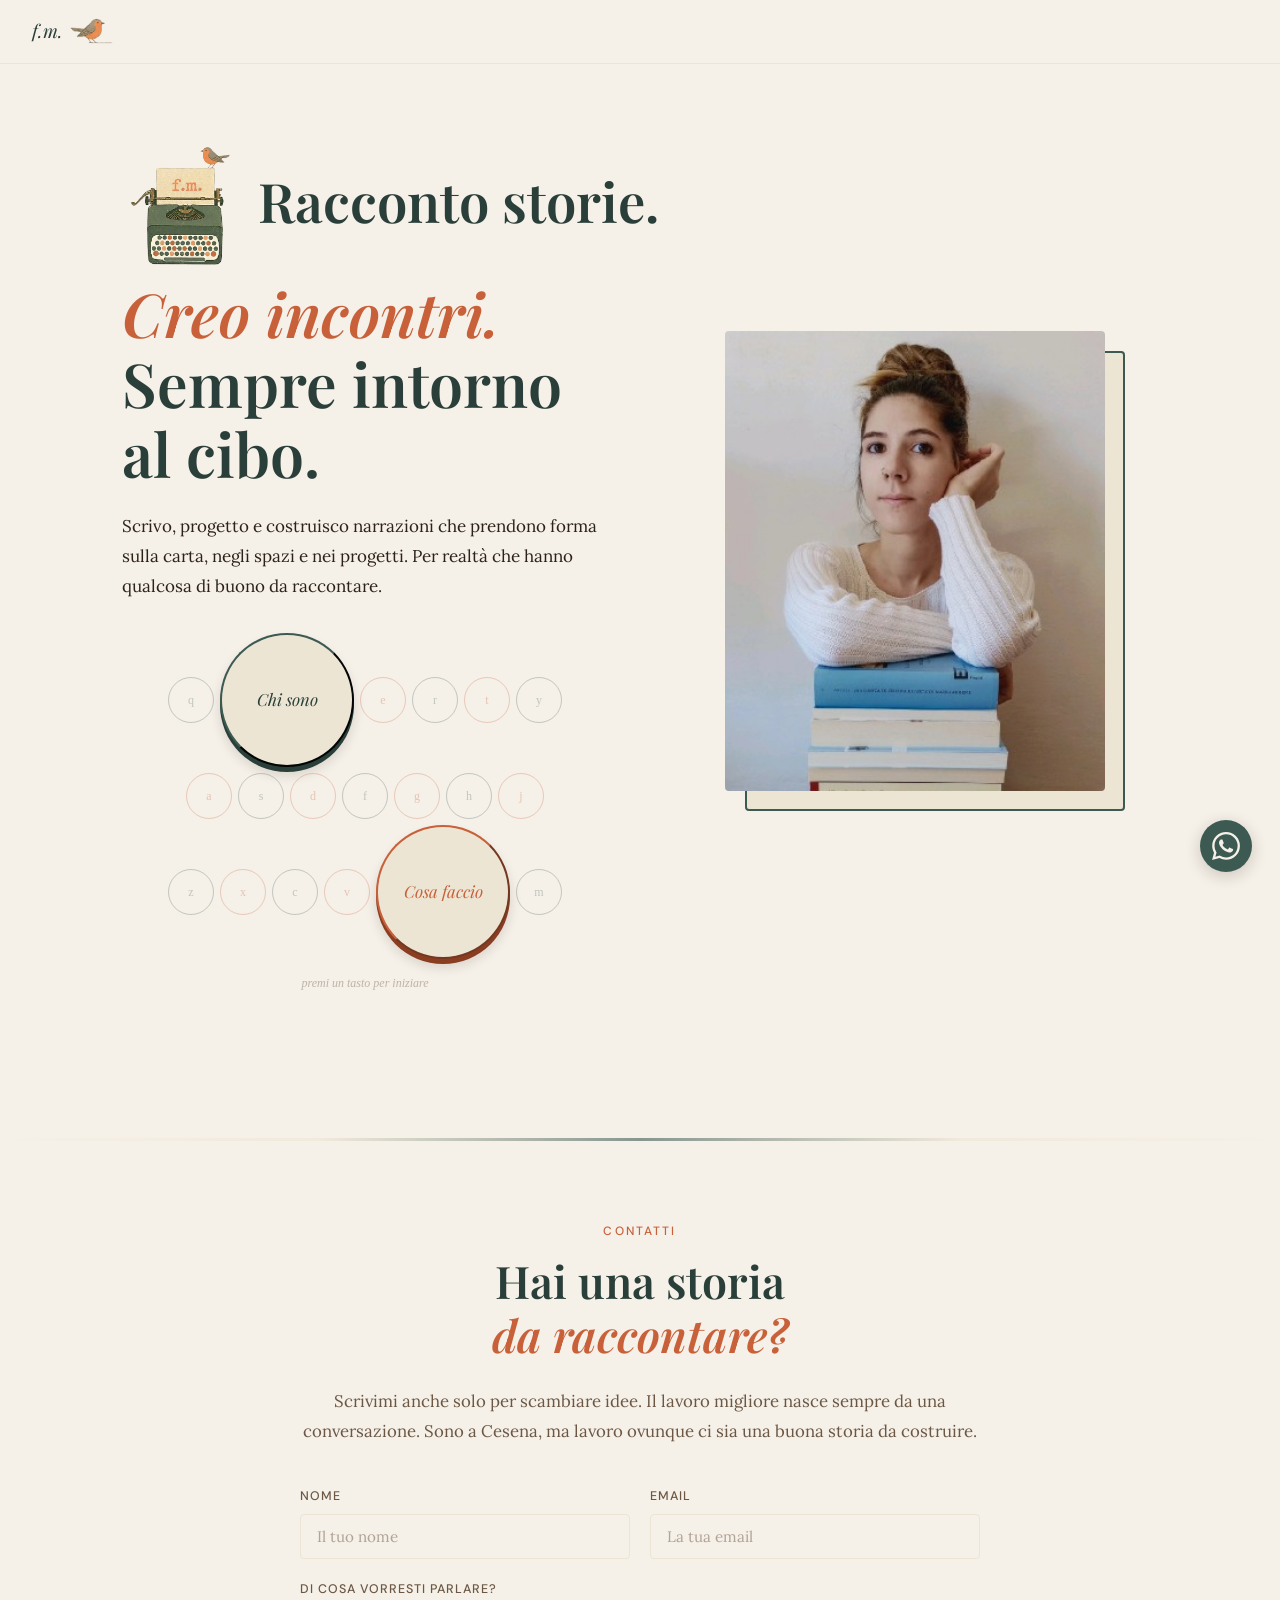
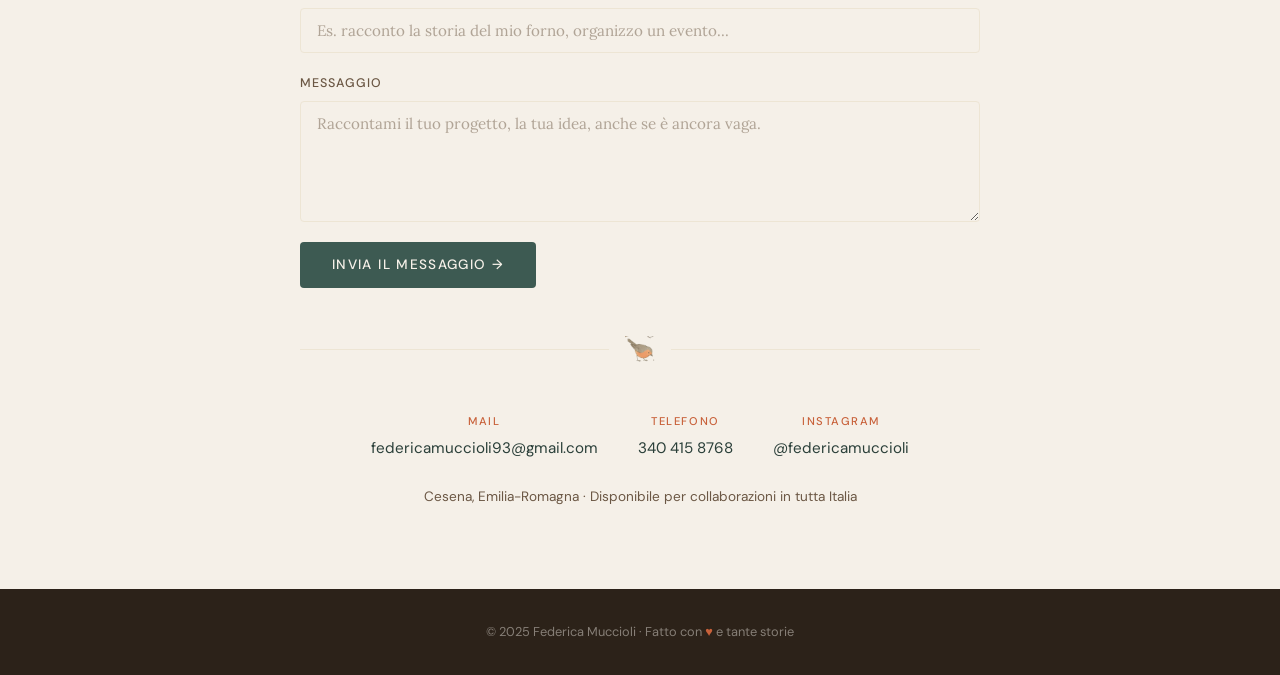
<file: index.html>
<!DOCTYPE html>
<html lang="it">
<head>
  <meta charset="UTF-8">
  <meta name="viewport" content="width=device-width, initial-scale=1.0">
  <meta name="description" content="Federica Muccioli — Scrivo, progetto e costruisco narrazioni intorno al mondo agroalimentare. Scrittura, storytelling, eventi culturali, fotografia.">
  <meta name="keywords" content="cultura agroalimentare, storytelling, eventi culturali, scrittura, food storytelling, Cesena, Emilia-Romagna">
  <meta name="robots" content="noindex, nofollow">
  <meta property="og:title" content="Federica Muccioli — Racconto storie. Creo incontri. Sempre intorno al cibo.">
  <meta property="og:description" content="Scrivo, progetto e costruisco narrazioni intorno al mondo agroalimentare.">
  <meta property="og:type" content="website">
  <meta property="og:url" content="https://www.federicamuccioli.it">
  <title>Federica Muccioli — Racconto storie. Creo incontri. Sempre intorno al cibo.</title>
  <link rel="preconnect" href="https://fonts.googleapis.com">
  <link rel="preconnect" href="https://fonts.gstatic.com" crossorigin>
  <link href="https://fonts.googleapis.com/css2?family=Playfair+Display:ital,wght@0,400;0,600;1,400&family=Lora:ital,wght@0,400;1,400&family=DM+Sans:wght@300;400;500&display=swap" rel="stylesheet">
  <link rel="stylesheet" href="css/style.css">
</head>
<body data-area="chi-sono">

  <!-- =============================================
       NAVBAR — navigazione fissa in alto
       - Logo a sinistra
       - Toggle fisso al centro
       - Link area + Contatti a destra
       - Mobile: toggle sempre visibile + hamburger
       ============================================= -->
  <nav id="navbar">

    <!-- SINISTRA: logo -->
    <a href="#hero" class="nav-logo">
      <span class="nav-fm">f.m.</span>
      <img src="img/uccellino_posato_dx.png" alt="" class="nav-uccellino" aria-hidden="true">
    </a>

    <!-- CENTRO: toggle — nascosto all'apertura, appare dopo selezione -->
    <div class="nav-toggle" id="nav-toggle" style="display:none">
      <button class="nav-toggle-btn attivo" data-area="chi-sono" id="nav-toggle-cs">Chi sono</button>
      <span class="nav-toggle-sep">·</span>
      <button class="nav-toggle-btn" data-area="cosa-posso-fare" id="nav-toggle-cpf">Cosa faccio</button>
    </div>

    <!-- DESTRA: link — nascosti all'apertura -->
    <ul class="nav-links" id="nav-links" style="display:none">
      <li class="nav-item-chi-sono"><a href="#chi-sono">Chi sono</a></li>
      <li class="nav-item-chi-sono"><a href="#portfolio">Progetti</a></li>
      <li class="nav-item-chi-sono"><a href="#carta-da-forno">Carta da Forno</a></li>
      <li class="nav-item-cosa-posso-fare" style="display:none"><a href="#servizi">Servizi</a></li>
      <li class="nav-item-cosa-posso-fare" style="display:none"><a href="#scenari">La tua realtà</a></li>
      <li class="nav-item-cosa-posso-fare" style="display:none"><a href="#eventi">Un evento per te</a></li>
      <!-- Contatti — sempre visibile quando i link sono aperti -->
      <li class="nav-item-sempre"><a href="#contatti">Contatti</a></li>
    </ul>

    <!-- MOBILE: hamburger standalone — toggle mini rimosso -->
    <button class="nav-hamburger" id="hamburger" aria-label="Apri menu">
      <span></span><span></span><span></span>
    </button>

  </nav>

  <!-- Menu mobile espanso — mostra entrambe le aree -->
  <div class="nav-mobile-menu" id="nav-mobile-menu">
    <div class="nav-mobile-gruppo">
      <span class="nav-mobile-gruppo-titolo">Chi sono</span>
      <a href="#chi-sono" class="nav-mobile-link" data-area-link="chi-sono">Chi sono</a>
      <a href="#portfolio" class="nav-mobile-link" data-area-link="chi-sono">Progetti</a>
      <a href="#carta-da-forno" class="nav-mobile-link" data-area-link="chi-sono">Carta da Forno</a>
    </div>
    <div class="nav-mobile-divisore"></div>
    <div class="nav-mobile-gruppo">
      <span class="nav-mobile-gruppo-titolo">Cosa faccio</span>
      <a href="#servizi" class="nav-mobile-link" data-area-link="cosa-posso-fare">Servizi</a>
      <a href="#scenari" class="nav-mobile-link" data-area-link="cosa-posso-fare">La tua realtà</a>
      <a href="#eventi" class="nav-mobile-link" data-area-link="cosa-posso-fare">Un evento per te</a>
    </div>
    <div class="nav-mobile-divisore"></div>
    <a href="#contatti" class="nav-mobile-link nav-mobile-link--contatti">Contatti</a>
  </div>

  <!-- =============================================
       HERO — sempre visibile
       ============================================= -->
  <section id="hero">
    <div class="hero">

      <div class="hero-testo fade-in">
        <div class="hero-titolo-wrap">
          <div class="hero-prima-riga">
            <img src="img/logo_transparent.png" alt="Federica Muccioli" class="hero-logo-float">
            <span class="hero-riga-testo">Racconto storie.</span>
          </div>
          <h1 class="hero-h1"><em>Creo incontri.</em><br>Sempre intorno al cibo.</h1>
        </div>
        <p class="hero-desc">Scrivo, progetto e costruisco narrazioni che prendono forma sulla carta, negli spazi e nei progetti. Per realtà che hanno qualcosa di buono da raccontare.</p>

        <!-- Tastiera macchina da scrivere — selettore aree -->
        <div class="tastiera-selettore" id="tasti-selettore">

          <!-- Riga 1: ghost, Chi sono, ghost ghost ghost ghost -->
          <div class="tastiera-riga">
            <div class="tasto-ghost">q</div>
            <button class="tasto-macchina" data-area="chi-sono" id="tasto-chi-sono">
              <span class="tasto-label">Chi sono</span>
            </button>
            <div class="tasto-ghost tc">e</div>
            <div class="tasto-ghost">r</div>
            <div class="tasto-ghost tc">t</div>
            <div class="tasto-ghost">y</div>
          </div>

          <!-- Riga 2: tutti ghost -->
          <div class="tastiera-riga">
            <div class="tasto-ghost tc">a</div>
            <div class="tasto-ghost">s</div>
            <div class="tasto-ghost tc">d</div>
            <div class="tasto-ghost">f</div>
            <div class="tasto-ghost tc">g</div>
            <div class="tasto-ghost">h</div>
            <div class="tasto-ghost tc">j</div>
          </div>

          <!-- Riga 3: ghost ghost ghost ghost, Cosa faccio, ghost -->
          <div class="tastiera-riga">
            <div class="tasto-ghost">z</div>
            <div class="tasto-ghost tc">x</div>
            <div class="tasto-ghost">c</div>
            <div class="tasto-ghost tc">v</div>
            <button class="tasto-macchina" data-area="cosa-posso-fare" id="tasto-cosa-posso-fare">
              <span class="tasto-label">Cosa faccio</span>
            </button>
            <div class="tasto-ghost">m</div>
          </div>

          <p class="tastiera-didascalia">premi un tasto per iniziare</p>

        </div>
      </div>

      <div class="hero-immagine fade-in" style="transition-delay: 0.2s;">
        <div class="hero-foto-wrap">
          <div class="hero-foto-sfondo"></div>
          <div class="hero-foto">
            <img src="img/federica.jpg" alt="Federica Muccioli">
          </div>
        </div>
      </div>

    </div>
  </section>

  <!-- Stacco visivo tra hero e sezioni — bordo + spazio -->
  <div class="hero-stacco"></div>

  <!-- =============================================
       AREA "CHI SONO"
       Visibile di default
       ============================================= -->
  <div id="area-chi-sono" class="area-contenuto" style="display:none">

    <!-- CHI SONO -->
    <section id="chi-sono">
      <div class="contenitore">

        <span class="etichetta-sezione">Chi sono</span>
        <h2 class="titolo-sezione fade-in">Se non è zuppa,<br><em>è pan bagnato</em></h2>

        <div class="chi-sono-grid">

          <div class="chi-sono-testo fade-in">
            <p>Mi occupo di editoria e cultura gastronomica, dando forma a progetti che mettono in relazione cibo, persone e contesti sociali. Scrivo, edito e progetto contenuti. Coordino eventi e costruisco storytelling attorno a realtà, luoghi e iniziative.</p>

            <blockquote>
              <img src="img/uccellino_su_ramo.png" alt="" class="uccellino-blockquote" aria-hidden="true">
              "Per anni ho cercato una direzione univoca, per poi capire che il valore stava proprio nel tenere insieme traiettorie diverse."
            </blockquote>

            <p>Diploma all'Istituto Alberghiero di Forlimpopoli, laurea in Arti Visive a Bologna, Master in Storia e Cultura dell'Alimentazione con Massimo Montanari. Un percorso trasversale che ha trovato il suo senso nell'incontro tra cibo, scrittura e cultura.</p>
          </div>

          <div class="percorso fade-in" style="transition-delay: 0.15s;">
            <div class="percorso-item">
              <span class="percorso-anno">2007</span>
              <div class="percorso-desc">
                <strong>Istituto Alberghiero — Forlimpopoli</strong>
                Diploma con specializzazione in cucina e arte bianca. La scuola di Pellegrino Artusi, dove tutto è cominciato.
              </div>
            </div>
            <div class="percorso-item">
              <span class="percorso-anno">—</span>
              <div class="percorso-desc">
                <strong>Laurea in Arti Visive</strong>
                Università di Bologna. La fotografia come finestra sul mondo e profondità di sguardo.
              </div>
            </div>
            <div class="percorso-item">
              <span class="percorso-anno">2023</span>
              <div class="percorso-desc">
                <strong>Master in Storia e Cultura dell'Alimentazione</strong>
                Università di Bologna, avviato da Massimo Montanari. Tirocinio con Dispensa Magazine.
              </div>
            </div>
            <div class="percorso-item">
              <span class="percorso-anno">2023</span>
              <div class="percorso-desc">
                <strong>Demetra Forno di Paese</strong>
                Rubrica Semenza e organizzazione di eventi culturali: presentazioni di libri, cinema, poesia.
              </div>
            </div>
            <div class="percorso-item">
              <span class="percorso-anno">2023</span>
              <div class="percorso-desc">
                <strong>Co-fondatrice di Carta da Forno</strong>
                Archivio di ricette e storie per corrispondenza — cibo e narrazione autobiografica.
              </div>
            </div>
          </div>

        </div>
      </div>
    </section>

    <!-- PORTFOLIO -->
    <section id="portfolio">
      <div class="contenitore">

        <span class="etichetta-sezione">Progetti</span>
        <div class="titolo-con-uccello">
          <h2 class="titolo-sezione fade-in">Storie che hanno<br><em>già preso forma</em></h2>
          <img src="img/uccellino_in_volo.png" alt="" class="uccellino-titolo-dx" aria-hidden="true">
        </div>

        <div class="portfolio-grid">

          <div class="portfolio-card fade-in">
            <div class="portfolio-img">
              <img src="img/semenza.png" alt="Semenza - La pagina di Demetra">
            </div>
            <div class="portfolio-corpo">
              <span class="portfolio-tag">Scrittura · Editoria</span>
              <h3 class="portfolio-titolo">Semenza — La pagina di Demetra</h3>
              <p class="portfolio-desc">Rubrica mensile su carta per Demetra Forno di Paese. Testi a cura di Federica Muccioli, dal 2023. Oltre 20 numeri pubblicati tra cultura del cibo, donne, territorio.</p>
            </div>
          </div>

          <div class="portfolio-card fade-in" style="transition-delay: 0.1s;">
            <div class="portfolio-img">
              <img src="img/evento_demetra.jpeg" alt="Evento culturale Demetra - Longiano">
            </div>
            <div class="portfolio-corpo">
              <span class="portfolio-tag">Eventi · Cultura</span>
              <h3 class="portfolio-titolo">Eventi culturali — Demetra</h3>
              <p class="portfolio-desc">Ideazione e organizzazione di eventi che usano il pane per attivare tematiche sociali. Presentazioni di libri, cinema, poesia, rassegne.</p>
            </div>
          </div>

          <div class="portfolio-card fade-in" style="transition-delay: 0.2s;">
            <div class="portfolio-img" style="background: var(--verde-scuro); display:flex; flex-direction:column; align-items:center; justify-content:center; gap:0.5rem;">
              <span style="font-family:'Playfair Display',Georgia,serif; font-style:italic; font-size:1.4rem; color:var(--crema); line-height:1.2; text-align:center;">Carta<br>da Forno</span>
              <span style="font-family:'DM Sans',sans-serif; font-size:0.7rem; letter-spacing:0.1em; text-transform:uppercase; color:rgba(245,240,232,0.55);">Archivio · Corrispondenza</span>
            </div>
            <div class="portfolio-corpo">
              <span class="portfolio-tag">Progetto · Co-fondatrice</span>
              <h3 class="portfolio-titolo">Carta da Forno</h3>
              <p class="portfolio-desc">Archivio di ricette e storie per corrispondenza. Ogni ricetta viaggia per posta prima di arrivare online, organizzata per genere letterario.</p>
            </div>
          </div>

        </div>
      </div>
    </section>

    <!-- CARTA DA FORNO -->
    <section id="carta-da-forno">
      <div class="contenitore">

        <div class="cdf-header fade-in">
          <span class="cdf-badge">Co-fondatrice</span>
          <h2 class="titolo-sezione" style="color: var(--crema);">Carta da Forno</h2>
          <p class="cdf-sottotitolo">Uno spazio letterario in cui il cibo è protagonista per mezzo delle parole</p>
        </div>

        <div class="cdf-corpo">

          <div class="cdf-testo fade-in">
            <p>Nel presente che abitiamo, rinunciare alla carta da forno è diventato un gesto nobile. Noi abbiamo scelto di recuperarla in un'altra forma: uno spazio letterario in cui le ricette viaggiano per posta prima di arrivare online. Scrivi una ricetta con la storia che le appartiene, la spedisci. In cambio ne ricevi una.</p>

            <div class="cdf-generi-spiegazione">
              <p>Ogni ricetta nell'archivio è catalogata come fosse un romanzo. Perché ogni piatto, come ogni storia, ha un'anima: c'è la ricetta avventura, quella classica che profuma di famiglia, il giallo che svela l'ingrediente segreto solo alla fine, la poesia che si mangia con gli occhi. Classificare per genere non è un gioco fine a se stesso — è un modo per capire che tipo di storia stai per assaggiare.</p>
            </div>

            <p>Chiunque può partecipare. Basta una penna, un foglio e il desiderio di condividere non solo ingredienti ma qualcosa di più personale — la storia che quel piatto porta con sé.</p>
          </div>

          <div class="cdf-categorie-wrap fade-in">
            <p class="cdf-categorie-titolo">Scopri le ricette per genere</p>
            <div class="cdf-categorie">
              <a href="https://sites.google.com/view/cartadaforno/ricette-dautore/avventura" target="_blank" rel="noopener" class="cdf-categoria">
                <span class="cdf-cat-nome">Avventura</span>
                <span class="cdf-cat-desc">L'emozione di esplorare, l'inaspettato nel piatto</span>
              </a>
              <a href="https://sites.google.com/view/cartadaforno/ricette-dautore/classico" target="_blank" rel="noopener" class="cdf-categoria">
                <span class="cdf-cat-nome">Classico</span>
                <span class="cdf-cat-desc">Storie di famiglia, voci di paese che profumano</span>
              </a>
              <a href="https://sites.google.com/view/cartadaforno/ricette-dautore/contemporaneo" target="_blank" rel="noopener" class="cdf-categoria">
                <span class="cdf-cat-nome">Contemporaneo</span>
                <span class="cdf-cat-desc">Ricette sempre in divenire, mai chiuse</span>
              </a>
              <a href="https://sites.google.com/view/cartadaforno/ricette-dautore/giallo" target="_blank" rel="noopener" class="cdf-categoria">
                <span class="cdf-cat-nome">Giallo</span>
                <span class="cdf-cat-desc">Il colpo di scena è nell'ultimo ingrediente</span>
              </a>
              <a href="https://sites.google.com/view/cartadaforno/ricette-dautore/poesia" target="_blank" rel="noopener" class="cdf-categoria">
                <span class="cdf-cat-nome">Poesia</span>
                <span class="cdf-cat-desc">Cibo e parole che si intrecciano, rime da assaggiare</span>
              </a>
            </div>
            <a href="https://sites.google.com/view/cartadaforno/homepage" target="_blank" rel="noopener" class="btn-cdf">Visita Carta da Forno →</a>
          </div>

        </div>
      </div>
    </section>

  </div><!-- fine area-chi-sono -->


  <!-- =============================================
       AREA "COSA POSSO FARE"
       Nascosta di default
       ============================================= -->
  <div id="area-cosa-posso-fare" class="area-contenuto" style="display:none">

    <!-- SERVIZI — sfondo crema -->
    <section id="servizi">
      <div class="contenitore">

        <span class="etichetta-sezione">Servizi</span>
        <h2 class="titolo-sezione fade-in">Scrivo, progetto,<br><em>costruisco</em></h2>
        <p class="testo-intro fade-in">Lavoro in modo trasversale, combinando le competenze secondo il progetto. Posso operare in autonomia o come parte di un team più ampio, grazie a una rete di collaboratori fidati.</p>

        <div class="servizi-grid">
          <div class="servizio-item fade-in">
            <span class="servizio-num">01</span>
            <div>
              <h3 class="servizio-titolo">Scrittura e storytelling</h3>
              <p class="servizio-desc">Articoli, testi editoriali, brand storytelling, copywriting narrativo. Contenuti che hanno profondità e non si limitano alla promozione.</p>
            </div>
          </div>
          <div class="servizio-item fade-in" style="transition-delay: 0.1s;">
            <span class="servizio-num">02</span>
            <div>
              <h3 class="servizio-titolo">Eventi culturali</h3>
              <p class="servizio-desc">Ideazione, progettazione e coordinamento di eventi che usano il cibo come punto di partenza per creare spazi di incontro e cultura.</p>
            </div>
          </div>
          <div class="servizio-item fade-in">
            <span class="servizio-num">03</span>
            <div>
              <h3 class="servizio-titolo">Editing e cura editoriale</h3>
              <p class="servizio-desc">Revisione e sviluppo di testi, dalla struttura alla forma. Collaborazione all'ideazione di pubblicazioni, riviste, rubriche.</p>
            </div>
          </div>
          <div class="servizio-item fade-in" style="transition-delay: 0.1s;">
            <span class="servizio-num">04</span>
            <div>
              <h3 class="servizio-titolo">Fotografia narrativa</h3>
              <p class="servizio-desc">Immagini pensate come racconto. Reportage di eventi, documentazione di realtà agroalimentari, fotografia come strumento editoriale.</p>
            </div>
          </div>
        </div>

        <div class="collaboratori-nota fade-in">
          <img src="img/uccellino_tozzo.png" alt="" class="uccellino-nota" aria-hidden="true">
          <p><strong>Rete di collaboratori —</strong> Per progetti che richiedono competenze aggiuntive (grafica, illustrazione, marketing digitale, web), mi avvalgo di una rete di professionisti selezionati. Un pacchetto completo, con un unico interlocutore.</p>
        </div>

      </div>
    </section>

    <!-- SCENARI CTA — sfondo crema-scura -->
    <section id="scenari">
      <div class="contenitore">

        <span class="etichetta-sezione">Cosa faccio per te</span>
        <h2 class="titolo-sezione fade-in">La tua realtà merita<br><em>più di un post sui social</em></h2>
        <p class="testo-intro fade-in">Se stai cercando qualcuno che sappia andare oltre la promozione e costruire qualcosa di concreto, emotivo, duraturo — sei nel posto giusto.</p>

        <div class="scenari-grid">

          <div class="scenario-card fade-in">
            <div class="scenario-icona">
              <svg viewBox="0 0 48 48" fill="none" stroke="currentColor" stroke-width="1.2" stroke-linecap="round" stroke-linejoin="round">
                <line x1="24" y1="44" x2="24" y2="10"/>
                <line x1="24" y1="10" x2="18" y2="4"/>
                <ellipse cx="18" cy="16" rx="5" ry="3" transform="rotate(-30 18 16)"/>
                <ellipse cx="20" cy="22" rx="5" ry="3" transform="rotate(-20 20 22)"/>
                <ellipse cx="22" cy="28" rx="5" ry="3" transform="rotate(-10 22 28)"/>
                <ellipse cx="30" cy="16" rx="5" ry="3" transform="rotate(30 30 16)"/>
                <ellipse cx="28" cy="22" rx="5" ry="3" transform="rotate(20 28 22)"/>
                <ellipse cx="26" cy="28" rx="5" ry="3" transform="rotate(10 26 28)"/>
              </svg>
            </div>
            <p class="scenario-domanda">"Ho un'azienda agricola con una storia bellissima, ma non so come raccontarla."</p>
            <p class="scenario-desc">Ogni realtà agroalimentare ha radici, persone, scelte che vale la pena raccontare. Costruiamo insieme una narrazione autentica che parla a chi ti sta davanti.</p>
            <a href="#contatti" class="scenario-link">Parliamone →</a>
          </div>

          <div class="scenario-card fade-in" style="transition-delay: 0.1s;">
            <div class="scenario-icona">
              <svg viewBox="0 0 48 48" fill="none" stroke="currentColor" stroke-width="1.2" stroke-linecap="round" stroke-linejoin="round">
                <path d="M8 28 Q8 18 24 16 Q40 18 40 28 L38 40 H10 Z"/>
                <path d="M14 40 L14 28"/><path d="M24 40 L24 26"/>
                <path d="M34 40 L34 28"/>
                <path d="M10 34 Q17 30 24 32 Q31 34 38 30"/>
                <path d="M16 22 Q20 19 24 20 Q28 19 32 22"/>
              </svg>
            </div>
            <p class="scenario-domanda">"Ho un forno, una bottega, un locale. Voglio che diventi un luogo di cultura."</p>
            <p class="scenario-desc">Organizzo eventi che usano il cibo per attivare tematiche culturali — presentazioni di libri, proiezioni, letture, rassegne. Il tuo spazio diventa una piazza.</p>
            <a href="#contatti" class="scenario-link">Parliamone →</a>
          </div>

          <div class="scenario-card fade-in" style="transition-delay: 0.2s;">
            <div class="scenario-icona">
              <svg viewBox="0 0 48 48" fill="none" stroke="currentColor" stroke-width="1.2" stroke-linecap="round" stroke-linejoin="round">
                <path d="M12 36 L8 40 L14 38 Z"/>
                <path d="M12 36 L32 16 L36 12 Q40 8 38 14 L36 16 L16 36 Z"/>
                <path d="M28 20 L32 24"/>
                <path d="M16 36 L32 24"/>
                <line x1="16" y1="42" x2="38" y2="42"/>
                <line x1="22" y1="42" x2="22" y2="39"/>
                <line x1="30" y1="42" x2="30" y2="39"/>
              </svg>
            </div>
            <p class="scenario-domanda">"Produco vino, olio, formaggi. Voglio testi e contenuti che abbiano spessore."</p>
            <p class="scenario-desc">Scrivo articoli, testi per cataloghi, riviste, siti — con la cura editoriale di chi conosce il mondo agroalimentare dall'interno e sa dargli la voce giusta.</p>
            <a href="#contatti" class="scenario-link">Parliamone →</a>
          </div>

          <div class="scenario-card fade-in">
            <div class="scenario-icona">
              <svg viewBox="0 0 48 48" fill="none" stroke="currentColor" stroke-width="1.2" stroke-linecap="round" stroke-linejoin="round">
                <rect x="6" y="16" width="36" height="26" rx="3"/>
                <path d="M16 16 L18 10 H30 L32 16"/>
                <circle cx="24" cy="29" r="7"/>
                <circle cx="24" cy="29" r="4"/>
                <circle cx="36" cy="22" r="2"/>
                <line x1="10" y1="22" x2="14" y2="22"/>
              </svg>
            </div>
            <p class="scenario-domanda">"Ho bisogno di immagini che raccontino, non solo che mostrino."</p>
            <p class="scenario-desc">La fotografia come strumento narrativo: non foto di prodotto fine a sé stesse, ma immagini che portano con sé un punto di vista, un'emozione, un contesto.</p>
            <a href="#contatti" class="scenario-link">Parliamone →</a>
          </div>

          <div class="scenario-card fade-in" style="transition-delay: 0.1s;">
            <div class="scenario-icona">
              <svg viewBox="0 0 48 48" fill="none" stroke="currentColor" stroke-width="1.2" stroke-linecap="round" stroke-linejoin="round">
                <ellipse cx="24" cy="30" rx="16" ry="6"/>
                <circle cx="12" cy="18" r="4"/>
                <line x1="12" y1="22" x2="12" y2="28"/>
                <circle cx="24" cy="15" r="4"/>
                <line x1="24" y1="19" x2="24" y2="26"/>
                <circle cx="36" cy="18" r="4"/>
                <line x1="36" y1="22" x2="36" y2="28"/>
                <path d="M8 38 Q16 34 24 36 Q32 34 40 38"/>
              </svg>
            </div>
            <p class="scenario-domanda">"Organizzo un festival, un evento, una rassegna nel mondo del cibo."</p>
            <p class="scenario-desc">Collaboro alla progettazione e gestione di eventi culturali legati al mondo agroalimentare, portando competenze editoriali, curatoriali e di coordinamento.</p>
            <a href="#contatti" class="scenario-link">Parliamone →</a>
          </div>

          <div class="scenario-card fade-in" style="transition-delay: 0.2s;">
            <div class="scenario-icona">
              <svg viewBox="0 0 48 48" fill="none" stroke="currentColor" stroke-width="1.2" stroke-linecap="round" stroke-linejoin="round">
                <line x1="24" y1="42" x2="24" y2="20"/>
                <path d="M24 30 Q18 24 12 26 Q14 20 20 20 Q24 20 24 24"/>
                <path d="M24 26 Q28 18 36 18 Q36 26 30 28 Q27 29 24 26"/>
                <ellipse cx="24" cy="38" rx="6" ry="3"/>
              </svg>
            </div>
            <p class="scenario-domanda">"La mia idea è ancora vaga, ma sento che c'è qualcosa da costruire."</p>
            <p class="scenario-desc">Anche solo per scambiare idee. Lavoro meglio quando il progetto nasce da una conversazione vera. Scrivimi, parliamo.</p>
            <a href="#contatti" class="scenario-link">Scriviamo →</a>
          </div>

        </div>

        <div class="uccellino-fondo-sezione">
          <img src="img/uccellino_cammina.png" alt="" aria-hidden="true">
        </div>

      </div>
    </section>

    <!-- EVENTI — sfondo verde scuro -->
    <section id="eventi">
      <div class="contenitore">

        <span class="etichetta-sezione">Un evento è già pronto per te</span>
        <h2 class="titolo-sezione fade-in">Porto io la cultura,<br><em>tu apri le porte.</em></h2>
        <p class="testo-intro fade-in">Hai uno spazio, una cantina, un forno, un mercato. Hai voglia di fare qualcosa di diverso ma non sai da dove cominciare. Ci penso io: ho già idee pronte, una rete di artisti, scrittori, musicisti e cinematografi con cui lavoro. Tu mi dai i dati, io ti porto le proposte. Senza impegno.</p>

        <div class="eventi-tipi fade-in">
          <div class="evento-tipo">
            <svg viewBox="0 0 48 48" fill="none" stroke="currentColor" stroke-width="1.2" stroke-linecap="round" stroke-linejoin="round">
              <path d="M24 10 L24 40"/>
              <path d="M24 12 Q16 10 8 12 L8 40 Q16 38 24 40"/>
              <path d="M24 12 Q32 10 40 12 L40 40 Q32 38 24 40"/>
              <line x1="8" y1="20" x2="22" y2="20"/>
              <line x1="8" y1="26" x2="22" y2="26"/>
              <line x1="8" y1="32" x2="22" y2="32"/>
              <line x1="26" y1="20" x2="40" y2="20"/>
              <line x1="26" y1="26" x2="40" y2="26"/>
            </svg>
            <span>Lettura</span>
          </div>
          <div class="evento-tipo">
            <svg viewBox="0 0 48 48" fill="none" stroke="currentColor" stroke-width="1.2" stroke-linecap="round" stroke-linejoin="round">
              <ellipse cx="16" cy="20" rx="8" ry="9"/>
              <ellipse cx="32" cy="20" rx="8" ry="9"/>
              <path d="M12 22 Q16 27 20 22"/>
              <path d="M28 19 Q32 15 36 19"/>
              <line x1="22" y1="20" x2="26" y2="20"/>
              <line x1="16" y1="29" x2="16" y2="36"/>
              <line x1="32" y1="29" x2="32" y2="36"/>
              <path d="M12 36 L20 36"/><path d="M28 36 L36 36"/>
            </svg>
            <span>Teatro</span>
          </div>
          <div class="evento-tipo">
            <svg viewBox="0 0 48 48" fill="none" stroke="currentColor" stroke-width="1.2" stroke-linecap="round" stroke-linejoin="round">
              <rect x="6" y="12" width="36" height="24" rx="2"/>
              <line x1="6" y1="18" x2="42" y2="18"/>
              <line x1="6" y1="30" x2="42" y2="30"/>
              <line x1="12" y1="12" x2="12" y2="18"/>
              <line x1="20" y1="12" x2="20" y2="18"/>
              <line x1="28" y1="12" x2="28" y2="18"/>
              <line x1="36" y1="12" x2="36" y2="18"/>
              <line x1="12" y1="30" x2="12" y2="36"/>
              <line x1="20" y1="30" x2="20" y2="36"/>
              <line x1="28" y1="30" x2="28" y2="36"/>
              <line x1="36" y1="30" x2="36" y2="36"/>
              <path d="M20 22 L28 24 L20 26 Z"/>
            </svg>
            <span>Cinema</span>
          </div>
          <div class="evento-tipo">
            <svg viewBox="0 0 48 48" fill="none" stroke="currentColor" stroke-width="1.2" stroke-linecap="round" stroke-linejoin="round">
              <path d="M18 34 L18 16 L38 12 L38 30"/>
              <circle cx="14" cy="36" r="4"/>
              <circle cx="34" cy="32" r="4"/>
              <line x1="18" y1="22" x2="38" y2="18"/>
            </svg>
            <span>Musica</span>
          </div>
          <div class="evento-tipo">
            <svg viewBox="0 0 48 48" fill="none" stroke="currentColor" stroke-width="1.2" stroke-linecap="round" stroke-linejoin="round">
              <path d="M30 8 L38 16 L18 36 L10 38 L12 30 Z"/>
              <line x1="26" y1="12" x2="34" y2="20"/>
              <path d="M10 38 Q8 42 12 44 Q16 44 14 40"/>
            </svg>
            <span>Arte visiva</span>
          </div>
          <div class="evento-tipo">
            <svg viewBox="0 0 48 48" fill="none" stroke="currentColor" stroke-width="1.2" stroke-linecap="round" stroke-linejoin="round">
              <path d="M10 28 Q10 18 24 16 Q38 18 38 28 L36 38 H12 Z"/>
              <path d="M18 16 Q20 8 28 10 Q32 14 26 16"/>
              <path d="M16 32 Q20 29 24 31 Q28 33 32 30"/>
            </svg>
            <span>Cibo e cultura</span>
          </div>
        </div>

        <div class="eventi-passi fade-in">
          <div class="evento-passo">
            <span class="passo-num">01</span>
            <h3 class="passo-titolo">Mi racconti la tua realtà</h3>
            <p class="passo-desc">Data, spazio, budget e tipo di evento che immagini. O anche solo il nome della tua attività se non hai ancora un'idea precisa.</p>
          </div>
          <div class="evento-passo">
            <span class="passo-num">02</span>
            <h3 class="passo-titolo">Ti preparo le proposte</h3>
            <p class="passo-desc">Ricevi proposte concrete, studiate per la tua realtà. Non pacchetti generici — eventi pensati per chi sei e per il tuo pubblico.</p>
          </div>
          <div class="evento-passo">
            <span class="passo-num">03</span>
            <h3 class="passo-titolo">Tu decidi, senza fretta</h3>
            <p class="passo-desc">Accetti quello che ti convince, lasci perdere quello che non fa per te. Nessun impegno fino a quando non sei sicuro.</p>
          </div>
        </div>

        <div class="eventi-cta fade-in">
          <div class="evento-cta-card">
            <h3>Ho già un'idea</h3>
            <p>Dimmi data, budget e tipo di evento. Ti rispondo con proposte su misura.</p>
            <button class="btn-evento" onclick="apriPopup('popup-misura')">Voglio un evento su misura →</button>
          </div>
          <div class="eventi-cta-sep">oppure</div>
          <div class="evento-cta-card">
            <h3>Non so ancora cosa voglio</h3>
            <p>Lasciami il tuo contatto. Mi informo sulla tua realtà e ti scrivo io con qualcosa di pensato per te.</p>
            <button class="btn-evento" onclick="apriPopup('popup-sorpresa')">Sorprendimi →</button>
          </div>
        </div>

      </div>
    </section>

  </div><!-- fine area-cosa-posso-fare -->

  <!-- =============================================
       CONTATTI — sempre visibile, fuori dalle aree
       Appare sempre in fondo alla pagina prima del footer
       ============================================= -->
  <section id="contatti">
    <div class="contenitore">
      <div class="contatti-inner">
        <span class="etichetta-sezione">Contatti</span>
        <h2 class="titolo-sezione fade-in">Hai una storia<br><em>da raccontare?</em></h2>
        <p class="testo-intro fade-in">Scrivimi anche solo per scambiare idee. Il lavoro migliore nasce sempre da una conversazione. Sono a Cesena, ma lavoro ovunque ci sia una buona storia da costruire.</p>
        <div class="contatti-form-wrap fade-in">
          <form class="contatti-form" action="php/contatto.php" method="POST">
            <div class="form-riga">
              <div class="form-gruppo">
                <label for="nome">Nome</label>
                <input type="text" id="nome" name="nome" placeholder="Il tuo nome" required>
              </div>
              <div class="form-gruppo">
                <label for="email">Email</label>
                <input type="email" id="email" name="email" placeholder="La tua email" required>
              </div>
            </div>
            <div class="form-gruppo">
              <label for="oggetto">Di cosa vorresti parlare?</label>
              <input type="text" id="oggetto" name="oggetto" placeholder="Es. racconto la storia del mio forno, organizzo un evento...">
            </div>
            <div class="form-gruppo">
              <label for="messaggio">Messaggio</label>
              <textarea id="messaggio" name="messaggio" rows="5" placeholder="Raccontami il tuo progetto, la tua idea, anche se è ancora vaga." required></textarea>
            </div>
            <button type="submit" class="btn-primario btn-form">Invia il messaggio →</button>
          </form>
        </div>
        <div class="divisore">
          <div class="divisore-linea"></div>
          <img src="img/uccellino_becca_terra.png" alt="" class="divisore-uccellino" aria-hidden="true">
          <div class="divisore-linea"></div>
        </div>
        <div class="contatti-dettagli fade-in">
          <div class="contatti-dettagli-grid">
            <a href="mailto:federicamuccioli93@gmail.com" class="contatto-item">
              <span class="contatto-label">Mail</span>
              <span class="contatto-valore">federicamuccioli93@gmail.com</span>
            </a>
            <a href="tel:+393404158768" class="contatto-item">
              <span class="contatto-label">Telefono</span>
              <span class="contatto-valore">340 415 8768</span>
            </a>
            <a href="#" target="_blank" rel="noopener" class="contatto-item">
              <span class="contatto-label">Instagram</span>
              <span class="contatto-valore">@federicamuccioli</span>
            </a>
          </div>
          <p class="contatti-location">Cesena, Emilia-Romagna · Disponibile per collaborazioni in tutta Italia</p>
        </div>
      </div>
    </div>
  </section>

  <!-- FOOTER -->
  <footer>
    <p>© 2025 Federica Muccioli · Fatto con <span class="footer-cuore">♥</span> e tante storie</p>
  </footer>

  <!-- WHATSAPP -->
  <a href="https://wa.me/393404158768" target="_blank" rel="noopener" class="whatsapp-btn" aria-label="Scrivimi su WhatsApp">
    <svg viewBox="0 0 24 24" fill="currentColor">
      <path d="M17.472 14.382c-.297-.149-1.758-.867-2.03-.967-.273-.099-.471-.148-.67.15-.197.297-.767.966-.94 1.164-.173.199-.347.223-.644.075-.297-.15-1.255-.463-2.39-1.475-.883-.788-1.48-1.761-1.653-2.059-.173-.297-.018-.458.13-.606.134-.133.298-.347.446-.52.149-.174.198-.298.298-.497.099-.198.05-.371-.025-.52-.075-.149-.669-1.612-.916-2.207-.242-.579-.487-.5-.669-.51-.173-.008-.371-.01-.57-.01-.198 0-.52.074-.792.372-.272.297-1.04 1.016-1.04 2.479 0 1.462 1.065 2.875 1.213 3.074.149.198 2.096 3.2 5.077 4.487.709.306 1.262.489 1.694.625.712.227 1.36.195 1.871.118.571-.085 1.758-.719 2.006-1.413.248-.694.248-1.289.173-1.413-.074-.124-.272-.198-.57-.347m-5.421 7.403h-.004a9.87 9.87 0 01-5.031-1.378l-.361-.214-3.741.982.998-3.648-.235-.374a9.86 9.86 0 01-1.51-5.26c.001-5.45 4.436-9.884 9.888-9.884 2.64 0 5.122 1.03 6.988 2.898a9.825 9.825 0 012.893 6.994c-.003 5.45-4.437 9.884-9.885 9.884m8.413-18.297A11.815 11.815 0 0012.05 0C5.495 0 .16 5.335.157 11.892c0 2.096.547 4.142 1.588 5.945L.057 24l6.305-1.654a11.882 11.882 0 005.683 1.448h.005c6.554 0 11.89-5.335 11.893-11.893a11.821 11.821 0 00-3.48-8.413z"/>
    </svg>
  </a>

  <!-- POPUP — Su misura -->
  <div class="popup-overlay" id="popup-misura">
    <div class="popup">
      <button class="popup-chiudi" onclick="chiudiPopup('popup-misura')" aria-label="Chiudi">✕</button>
      <h3 class="popup-titolo">Voglio un evento su misura</h3>
      <p class="popup-intro">Raccontami la tua realtà e quello che hai in mente. Ti rispondo con proposte concrete.</p>
      <form class="popup-form" onsubmit="inviaForm(event, 'misura')">
        <div class="form-riga">
          <div class="form-gruppo">
            <label for="m-nome">Nome e attività</label>
            <input type="text" id="m-nome" name="nome" placeholder="Es. Marco — Cantina Rossi" required>
          </div>
          <div class="form-gruppo">
            <label for="m-contatto">Email o telefono</label>
            <input type="text" id="m-contatto" name="contatto" placeholder="Come ti contatto" required>
          </div>
        </div>
        <div class="form-riga">
          <div class="form-gruppo">
            <label for="m-data">Data o periodo</label>
            <input type="text" id="m-data" name="data" placeholder="Es. giugno 2025, estate...">
          </div>
          <div class="form-gruppo">
            <label for="m-budget">Budget indicativo</label>
            <select id="m-budget" name="budget">
              <option value="">Seleziona una fascia</option>
              <option value="sotto300">Sotto i 300€</option>
              <option value="300-600">300€ – 600€</option>
              <option value="oltre600">Oltre i 600€</option>
            </select>
          </div>
        </div>
        <div class="form-gruppo">
          <label for="m-tipo">Tipo di evento preferito</label>
          <input type="text" id="m-tipo" name="tipo" placeholder="Es. lettura, musica, cinema, teatro... o non lo so ancora">
        </div>
        <div class="form-gruppo">
          <label for="m-dettagli">Raccontami la tua realtà e altri dettagli</label>
          <textarea id="m-dettagli" name="dettagli" rows="4" placeholder="Tipo di attività, quante persone, lo spazio, l'obiettivo dell'evento..."></textarea>
        </div>
        <button type="submit" class="btn-primario btn-form">Invia la richiesta →</button>
      </form>
      <div class="popup-successo" id="successo-misura" style="display:none;">
        <p>✦ Grazie! Ho ricevuto la tua richiesta. Ti contatto presto con qualche proposta.</p>
      </div>
    </div>
  </div>

  <!-- POPUP — Sorprendimi -->
  <div class="popup-overlay" id="popup-sorpresa">
    <div class="popup">
      <button class="popup-chiudi" onclick="chiudiPopup('popup-sorpresa')" aria-label="Chiudi">✕</button>
      <h3 class="popup-titolo">Sorprendimi</h3>
      <p class="popup-intro">Non serve sapere cosa vuoi. Mi informo sulla tua realtà e ti scrivo io con qualcosa di pensato per te.</p>
      <form class="popup-form" onsubmit="inviaForm(event, 'sorpresa')">
        <div class="form-riga">
          <div class="form-gruppo">
            <label for="s-nome">Nome e attività</label>
            <input type="text" id="s-nome" name="nome" placeholder="Es. Laura — Forno del borgo" required>
          </div>
          <div class="form-gruppo">
            <label for="s-contatto">Email o telefono</label>
            <input type="text" id="s-contatto" name="contatto" placeholder="Come ti contatto" required>
          </div>
        </div>
        <div class="form-gruppo">
          <label for="s-realta">Raccontami la tua realtà</label>
          <textarea id="s-realta" name="realta" rows="4" placeholder="Cosa fai, dove sei, chi è il tuo pubblico. Anche due righe vanno benissimo." required></textarea>
        </div>
        <button type="submit" class="btn-primario btn-form">Mandami le proposte →</button>
      </form>
      <div class="popup-successo" id="successo-sorpresa" style="display:none;">
        <p>✦ Perfetto! Mi metto subito al lavoro. Ti scrivo presto con qualche idea.</p>
      </div>
    </div>
  </div>

  <script src="js/main.js"></script>

</body>
</html>
</file>
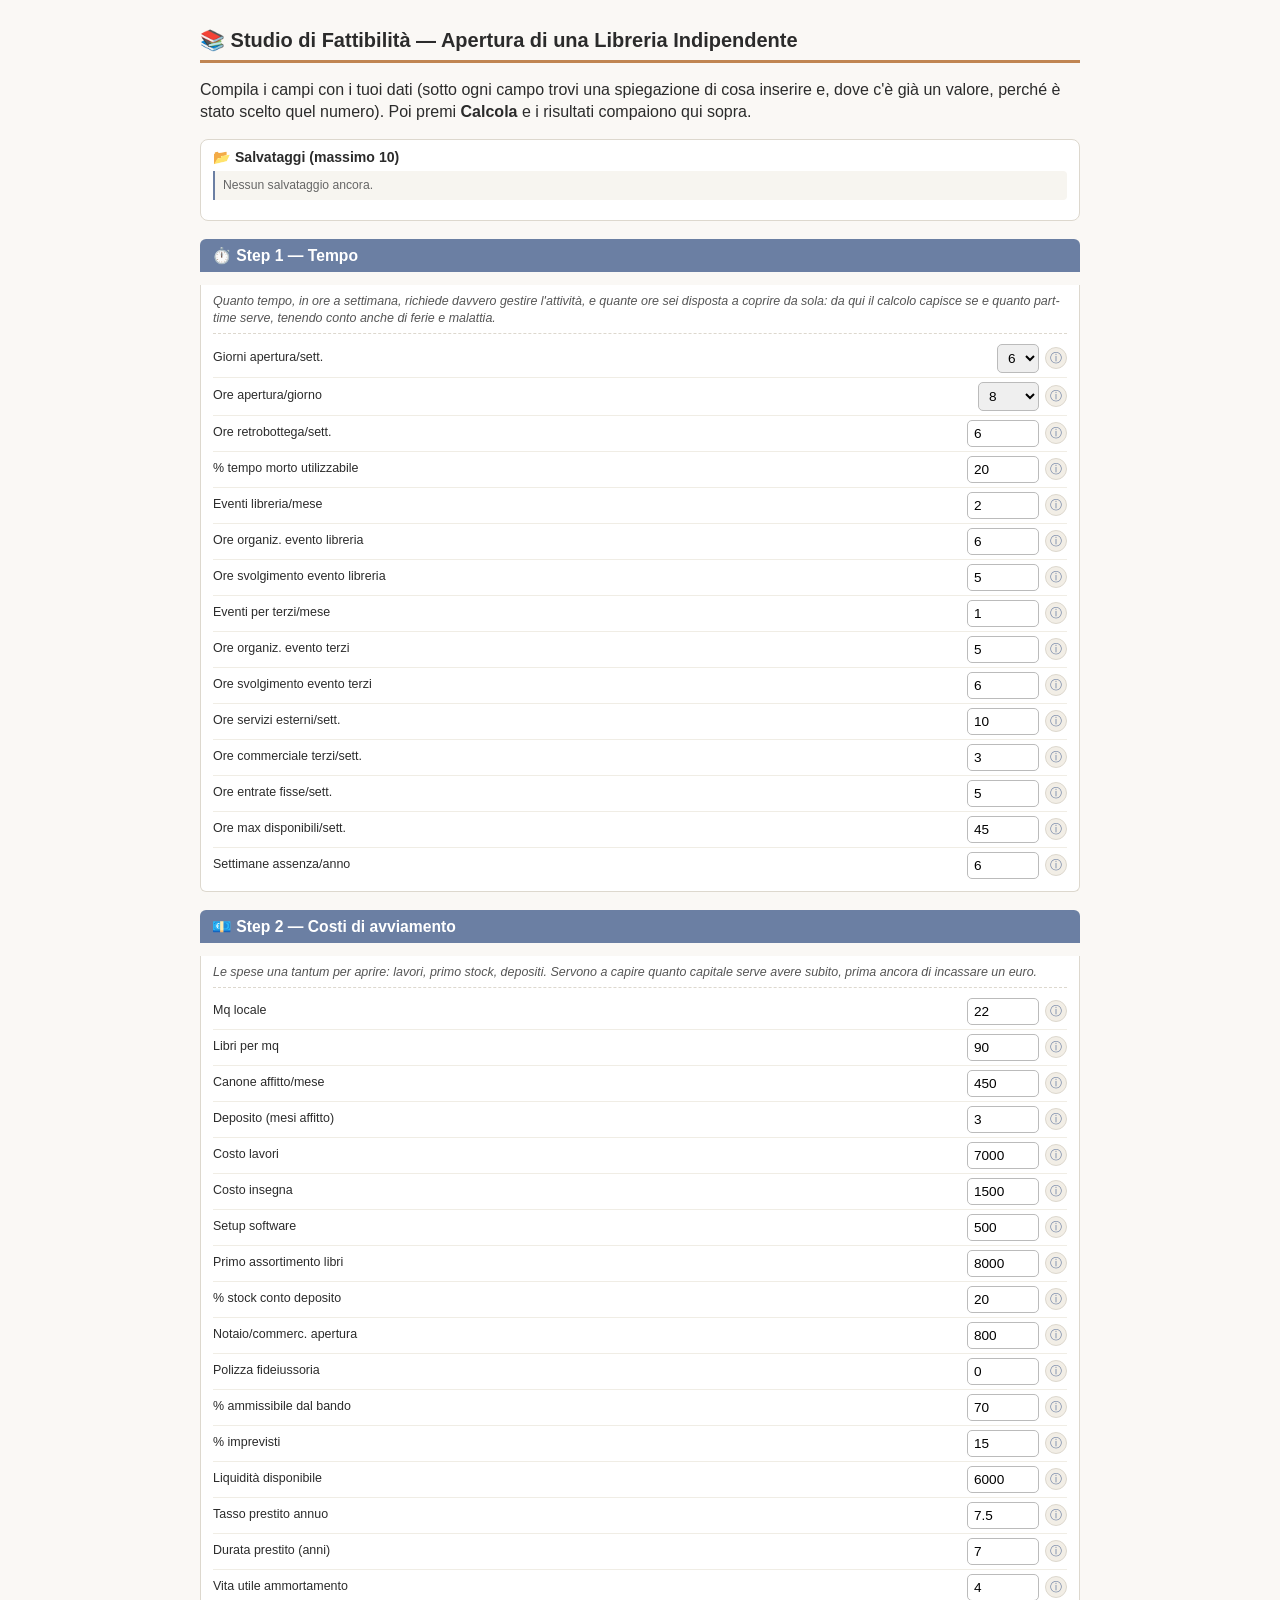
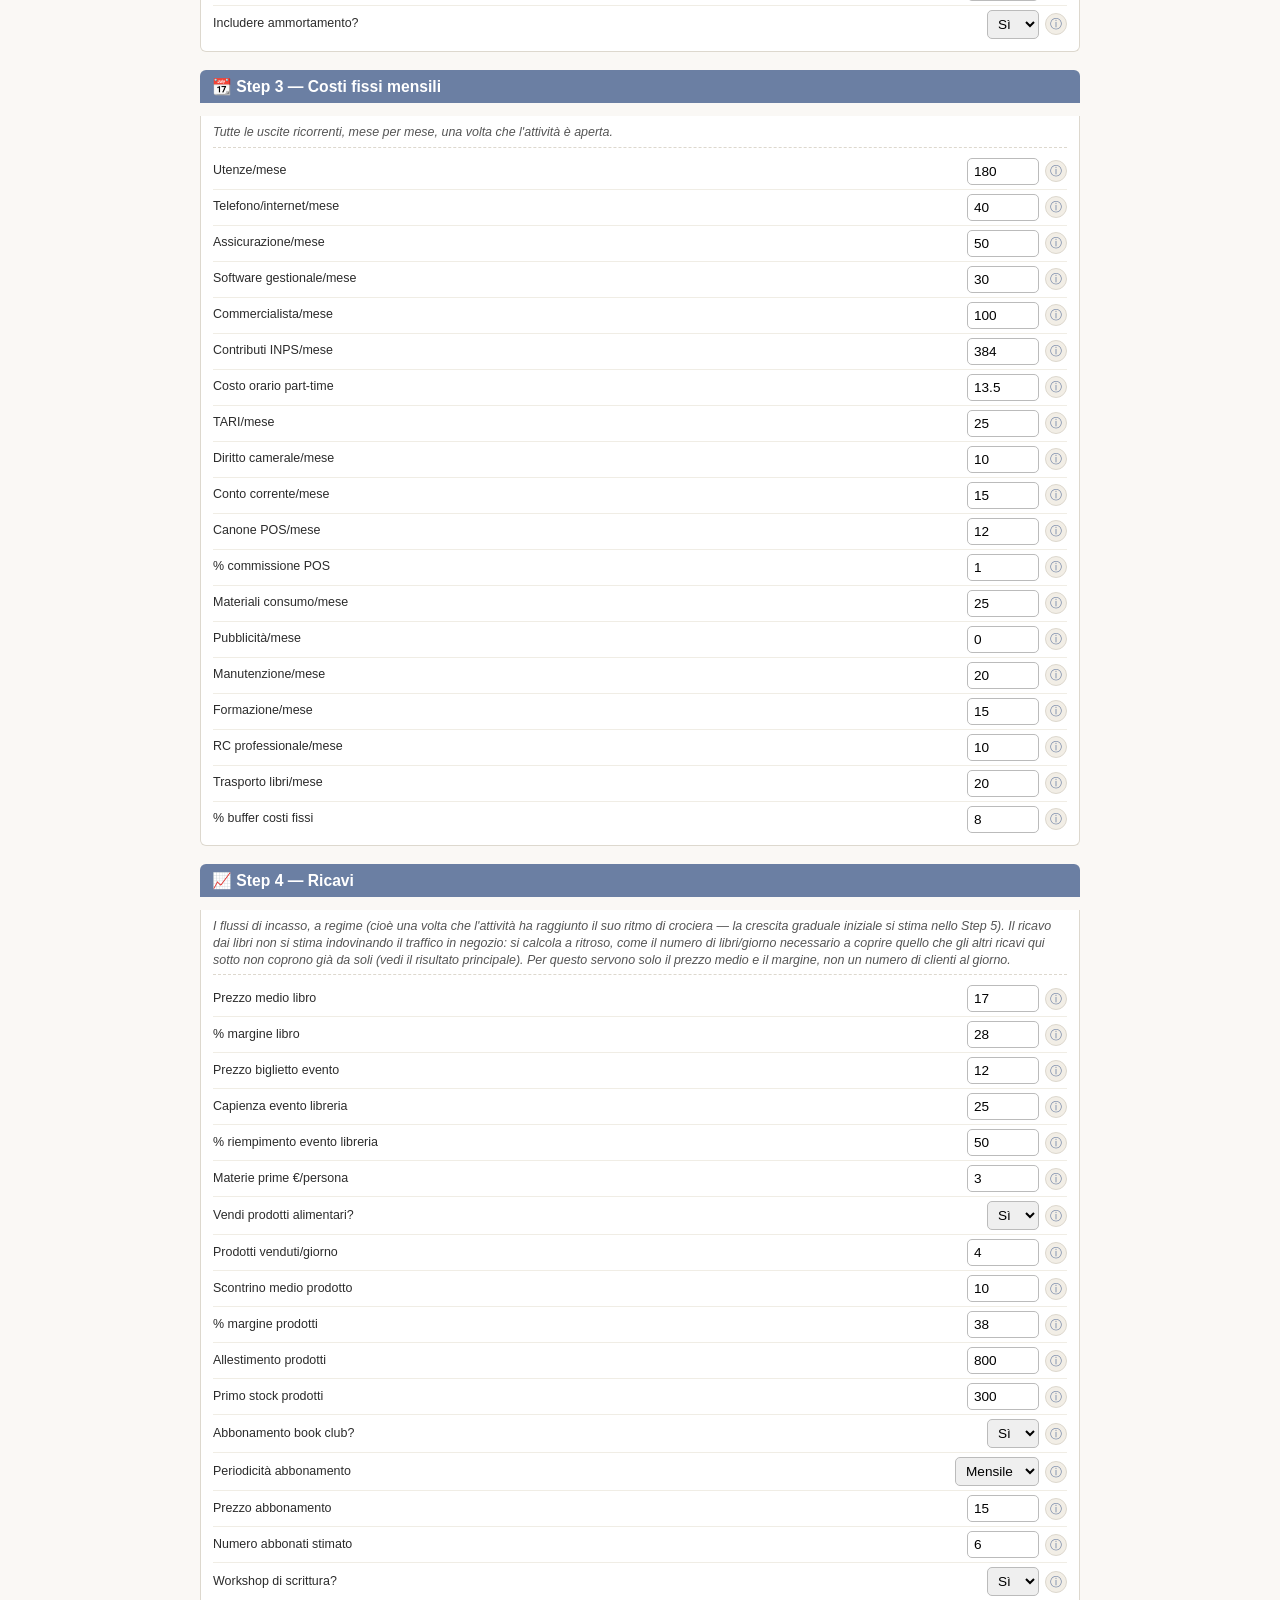
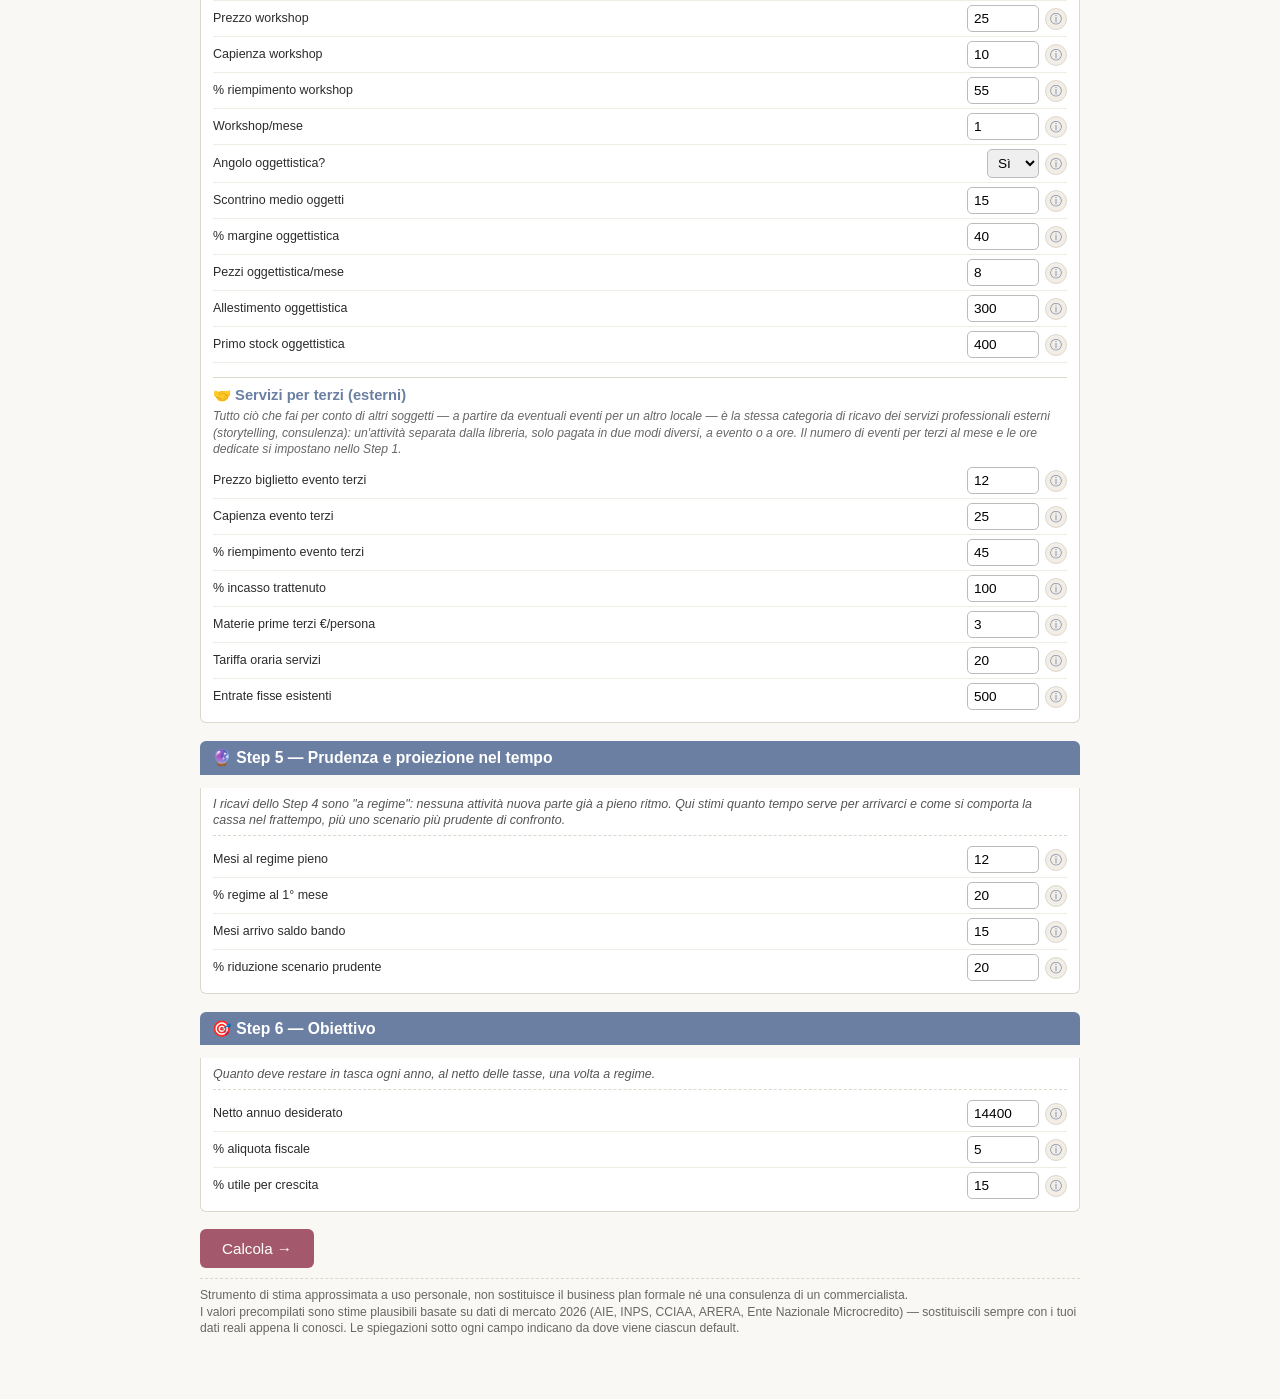
<file: studio/sff.html>
<!DOCTYPE html>
<html lang="it">
<head>
<meta charset="UTF-8">
<meta name="viewport" content="width=device-width, initial-scale=1.0">
<title>Studio di Fattibilità — Apertura di una Libreria Indipendente</title>
<style>
  :root{
    --verde:#7A9E7E; --arancio:#C08552; --blu:#6B7FA3; --rosso:#A3596B;
    --bg:#FAF8F5; --testo:#2B2B2B; --bordo:#DDD8CE;
  }
  *{box-sizing:border-box;}
  body{
    font-family:'Georgia', 'Segoe UI', sans-serif;
    background:var(--bg); color:var(--testo);
    max-width:900px; margin:0 auto; padding:14px 10px 50px;
    line-height:1.35;
  }
  h1{font-size:1.25rem; border-bottom:3px solid var(--arancio); padding-bottom:6px;}
  h2{
    font-size:0.98rem; margin-top:18px; color:#fff;
    background:var(--blu); padding:6px 12px; border-radius:6px 6px 0 0;
  }
  fieldset{
    border:1px solid var(--bordo); border-top:none; border-radius:0 0 6px 6px;
    padding:8px 12px; margin:0 0 3px 0; background:#fff;
  }
  legend{display:none;}
  .step-intro{
    font-size:0.78rem; color:#555; margin:0 0 6px; padding-bottom:6px;
    border-bottom:1px dashed var(--bordo); font-style:italic;
  }
  .gruppo-titolo{
    font-weight:bold; margin:14px 0 2px; color:var(--blu);
    border-top:1px solid var(--bordo); padding-top:8px; font-size:0.92rem;
  }
  .gruppo-titolo:first-child{border-top:none; margin-top:0; padding-top:0;}
  .gruppo-help{font-size:0.76rem; color:#666; margin:0 0 6px; font-style:italic;}
  .campo{padding:4px 0; border-bottom:1px solid #F0EDE5;}
  .campo:last-child{border-bottom:none;}
  .campo-riga{display:flex; flex-wrap:nowrap; align-items:center; gap:6px;}
  label{flex:1 1 auto; min-width:0; font-size:0.78rem; line-height:1.25;}
  .help{font-size:0.76rem; color:#666; margin-top:4px; line-height:1.4; padding:6px 8px; background:#F7F5F0; border-left:2px solid var(--blu); border-radius:0 4px 4px 0;}
  .info-btn{
    flex:0 0 auto; width:22px; height:22px; padding:0; line-height:1;
    border:1px solid var(--bordo); border-radius:50%; background:#F2EEE6;
    color:var(--blu); font-size:0.78rem; cursor:pointer;
  }
  input[type=number], select{
    padding:5px 6px; border:1px solid #BBB; border-radius:5px; font-size:0.85rem;
    width:72px; flex:0 0 auto;
  }
  select{width:auto; max-width:110px;}
  .btn{
    background:var(--rosso); color:#fff; border:none; padding:11px 22px;
    font-size:0.95rem; border-radius:6px; cursor:pointer; margin-top:14px;
  }
  .btn:hover{opacity:0.9;}
  #risultati{
    background:#fff; border:2px solid var(--verde); border-radius:8px;
    padding:12px 14px; margin-bottom:16px; display:none;
  }
  #risultati.negativo{border-color:var(--rosso);}
  .verdetto{
    font-size:1.05rem; font-weight:bold; padding:9px; border-radius:6px; margin-bottom:10px;
  }
  .verdetto.ok{background:#E5F0E6; color:#3A5C3D;}
  .verdetto.no{background:#F3E3E7; color:#7A3040;}
  /* Risultati come card, non tabelle: nessuna colonna larga, niente scorrimento
     orizzontale a nessuna larghezza di schermo. Ogni "riga" è un blocco; i valori
     al suo interno vanno a capo liberamente (flex-wrap) invece di essere allineati
     in colonne fisse. Compattato: meno margini/padding di una tabella tradizionale. */
  .tabella{margin:6px 0 12px; display:flex; flex-direction:column; gap:4px;}
  .riga{border:1px solid var(--bordo); border-radius:6px; padding:5px 9px; background:#fff;}
  .riga.sezione-titolo{background:#F2EEE6; border-color:var(--arancio);}
  .riga-titolo{font-weight:600; margin-bottom:1px; font-size:0.85rem;}
  .riga.sezione-titolo .riga-titolo{font-weight:700;}
  .riga.riga-sub .riga-titolo{font-weight:500; color:#666; font-size:0.82rem;}
  .riga-celle{display:flex; flex-wrap:wrap; gap:1px 14px; margin-top:1px;}
  .cella{display:flex; gap:4px; align-items:baseline; font-size:0.8rem; max-width:100%;}
  .cella .etichetta{color:#888; font-size:0.7rem; flex:0 0 auto;}
  .cella .valore{font-variant-numeric:tabular-nums; font-weight:600; word-break:break-word;}
  .nota{font-size:0.76rem; color:#666; margin-top:10px; border-top:1px dashed var(--bordo); padding-top:8px;}
  h3.sub{background:none;color:inherit;padding:0;margin-top:16px;font-size:0.92rem;border-top:1px solid var(--bordo);padding-top:10px;}
  h3.sub:first-of-type{border-top:none;margin-top:0;padding-top:0;}
  .cassa-ok{color:#3A5C3D;}
  .cassa-no{color:#7A3040;}
  .salvataggi-box{background:#fff; border:1px solid var(--bordo); border-radius:8px; padding:8px 12px; margin-bottom:10px;}
  .salvataggi-titolo{font-weight:600; margin:0 0 4px; font-size:0.88rem;}
  .salvataggio-riga{display:flex; align-items:center; gap:8px; flex-wrap:wrap; padding:5px 0; border-bottom:1px dashed var(--bordo);}
  .salvataggio-riga:last-child{border-bottom:none;}
  .salvataggio-riga span{flex:1 1 auto; font-size:0.8rem;}
  .btn-piccolo{padding:4px 9px; font-size:0.74rem; border-radius:5px; border:1px solid var(--bordo); background:#F2EEE6; cursor:pointer;}
  .btn-piccolo.btn-elimina{background:#F3E3E7; border-color:var(--rosso); color:var(--rosso);}
  .salva-box{margin:10px 0; padding:10px 12px; background:#fff; border:1px solid var(--bordo); border-radius:8px;}
  #tokenBox{margin-top:8px;}
  #tokenBox input[type=password]{width:100%; max-width:360px; display:block; margin-bottom:8px;}
  .btn-piccolo.btn-scarica{background:#E5F0E6; border-color:var(--verde); color:#3A5C3D;}
  #riepilogoDati{display:none;}
  @media print{
    .salvataggi-box, form, .salva-box{display:none !important;}
    #riepilogoDati{display:block;}
    body{padding:0; max-width:100%;}
    .riga{break-inside:avoid;}
  }
</style>
</head>
<body>

<h1>📚 Studio di Fattibilità — Apertura di una Libreria Indipendente</h1>
<p>Compila i campi con i tuoi dati (sotto ogni campo trovi una spiegazione di cosa inserire e, dove c'è già un valore, perché è stato scelto quel numero). Poi premi <strong>Calcola</strong> e i risultati compaiono qui sopra.</p>

<div class="salvataggi-box">
  <p class="salvataggi-titolo">📂 Salvataggi (massimo 10)</p>
  <div id="listaSalvataggi"><p class="help">Carico i salvataggi...</p></div>
</div>

<div id="risultati"></div>

<div class="salva-box" id="salvaBoxContainer" style="display:none;">
  <button type="button" class="btn" id="btnSalva">💾 Salva questi dati online</button>
  <button type="button" class="btn-piccolo" id="btnDimentica" style="display:none; margin-left:10px; vertical-align:middle;">Dimentica il token salvato su questo telefono</button>
  <div id="tokenBox" style="display:none;">
    <p class="help" id="tokenBoxMsg"></p>
    <details style="margin-bottom:10px;">
      <summary style="cursor:pointer; font-size:0.85rem; color:var(--blu);">Cos'è il token? Come lo creo?</summary>
      <div class="help" style="margin-top:8px;">
        È una password speciale valida solo per questo repository, così la pagina può salvare senza usare la tua password vera. Per crearne uno:<br>
        1. Vai su github.com, accedi, poi Impostazioni (foto profilo in alto a destra)<br>
        2. In fondo al menu a sinistra: "Developer settings"<br>
        3. "Personal access tokens" → "Fine-grained tokens" → "Generate new token"<br>
        4. Dai un nome e una scadenza (va bene anche 1 anno)<br>
        5. In "Repository access" scegli "Only select repositories" e seleziona <strong>federicamuccioli</strong><br>
        6. In "Permissions" → "Repository permissions", imposta <strong>Contents</strong> su "Read and write"<br>
        7. "Generate token": copia subito la stringa che inizia con <code>github_pat_...</code>, non verrà mostrata di nuovo<br>
        Incollala qui sotto. Non condividerla: chi la possiede può scrivere in questo repository (solo questo, non altri).
      </div>
    </details>
    <input type="password" id="githubToken" placeholder="Incolla qui il tuo token GitHub" autocomplete="off">
    <label style="display:flex; align-items:center; gap:6px; font-size:0.85rem; margin:10px 0;">
      <input type="checkbox" id="ricordaToken" checked>
      Ricorda questo token su questo telefono (non te lo chiederò più)
    </label>
    <button type="button" class="btn" id="btnConferma">Conferma</button>
  </div>
  <p id="statoSalvataggio" class="nota" style="display:none; margin-top:12px;"></p>
</div>

<div id="riepilogoDati"></div>

<form id="formFattibilita">

<h2>⏱️ Step 1 — Tempo</h2>
<fieldset>
  <p class="step-intro">Quanto tempo, in ore a settimana, richiede davvero gestire l'attività, e quante ore sei disposta a coprire da sola: da qui il calcolo capisce se e quanto part-time serve, tenendo conto anche di ferie e malattia.</p>

  <div class="campo">
    <div class="campo-riga"><label>Giorni apertura/sett.</label><select id="giorni_apertura">
      <option value="1">1</option><option value="2">2</option><option value="3">3</option>
      <option value="4">4</option><option value="5">5</option><option value="6" selected>6</option>
      <option value="7">7</option>
    </select><button type="button" class="info-btn" aria-label="Informazioni">ⓘ</button></div>
    <div class="help" hidden>Quanti giorni a settimana il negozio è aperto al pubblico (eventi esclusi). Default 6: chiuso solo un giorno a settimana, tipico per un'attività di paese.</div>
  </div>
  <div class="campo">
    <div class="campo-riga"><label>Ore apertura/giorno</label><select id="ore_apertura_giorno">
      <option value="2">2</option><option value="2.5">2,5</option><option value="3">3</option>
      <option value="3.5">3,5</option><option value="4">4</option><option value="4.5">4,5</option>
      <option value="5">5</option><option value="5.5">5,5</option><option value="6">6</option>
      <option value="6.5">6,5</option><option value="7">7</option><option value="7.5">7,5</option>
      <option value="8" selected>8</option><option value="8.5">8,5</option><option value="9">9</option>
      <option value="9.5">9,5</option><option value="10">10</option><option value="10.5">10,5</option>
      <option value="11">11</option><option value="11.5">11,5</option><option value="12">12</option>
      <option value="12.5">12,5</option><option value="13">13</option>
    </select><button type="button" class="info-btn" aria-label="Informazioni">ⓘ</button></div>
    <div class="help" hidden>Quante ore al giorno il negozio resta aperto (es. 9:00–13:00 e 15:00–19:00 = 8 ore). Default 8, orario standard di un negozio al dettaglio.</div>
  </div>
  <div class="campo">
    <div class="campo-riga"><label>Ore retrobottega/sett.</label><input type="number" step="0.5" id="ore_retrobottega" min="0" max="40" value="6"><button type="button" class="info-btn" aria-label="Informazioni">ⓘ</button></div>
    <div class="help" hidden>Ore a settimana per attività che non vedono clienti: ordini ai distributori, gestione resi, social media, magazzino, contabilità di base. Default 6, stima prudente per una gestione solitaria. Non tutte richiedono per forza tempo dedicato a parte: vedi il campo "tempo morto" qui sotto.</div>
  </div>
  <div class="campo">
    <div class="campo-riga"><label>% tempo morto utilizzabile</label><input type="number" id="perc_tempo_morto_utilizzabile" min="0" max="100" value="20"><button type="button" class="info-btn" aria-label="Informazioni">ⓘ</button></div>
    <div class="help" hidden>In un negozio di paese non c'è sempre gente al banco: nei momenti morti si può lavorare su ordini, social, organizzazione eventi, invece che dedicarci tempo extra. Default 20% delle ore di apertura, stima prudente (es. su 48 ore di apertura a settimana, circa 9,6 ore utilizzabili). Questa quota viene sottratta dalle ore di amministrazione/organizzazione prima di calcolare quanto tempo dedicato serve davvero in più.</div>
  </div>
  <div class="campo">
    <div class="campo-riga"><label>Eventi libreria/mese</label><input type="number" step="0.5" id="eventi_libreria_mese" min="0" max="30" value="2"><button type="button" class="info-btn" aria-label="Informazioni">ⓘ</button></div>
    <div class="help" hidden>Eventi organizzati e gestiti interamente da te nel tuo locale (presentazioni, degustazioni, letture). Default 2, un ritmo sostenibile senza saturare il calendario. Non includere qui gli eventi organizzati per conto di un altro soggetto: quelli vanno nei campi "eventi per terzi" qui sotto, perché sono un'attività diversa.</div>
  </div>
  <div class="campo">
    <div class="campo-riga"><label>Ore organiz. evento libreria</label><input type="number" step="0.5" id="ore_organizzazione_evento_libreria" min="0" max="20" value="6"><button type="button" class="info-btn" aria-label="Informazioni">ⓘ</button></div>
    <div class="help" hidden>Ore di preparazione nei giorni prima dell'evento: si possono in gran parte fare al banco nei momenti morti (vedi campo tempo morto sopra), quindi entrano nel conteggio delle ore assorbibili in negozio invece che come tempo automaticamente extra. Default 6 ore: organizzare un evento richiede più tempo di quanto sembri (contatti con l'ospite, promozione, materiali, coordinamento).</div>
  </div>
  <div class="campo">
    <div class="campo-riga"><label>Ore svolgimento evento libreria</label><input type="number" step="0.5" id="ore_svolgimento_evento_libreria" min="0" max="20" value="5"><button type="button" class="info-btn" aria-label="Informazioni">ⓘ</button></div>
    <div class="help" hidden>Ore del giorno stesso: allestimento prima, l'evento vero e proprio (es. una presentazione dalle 21 alle 23:30) e il disallestimento dopo. Richiedono presenza dedicata, non sono assorbibili nei momenti morti del banco. Default 5 ore (es. 1,5h allestimento + 2,5h evento + 1h disallestimento).</div>
  </div>
  <div class="campo">
    <div class="campo-riga"><label>Eventi per terzi/mese</label><input type="number" step="0.5" id="eventi_terzi_mese" min="0" max="30" value="1"><button type="button" class="info-btn" aria-label="Informazioni">ⓘ</button></div>
    <div class="help" hidden>Eventi organizzati per conto di un altro soggetto (es. un altro locale del territorio). Non sono eventi della libreria: sono a tutti gli effetti la prima forma dei servizi che offri ad altri, lo stesso "cassetto" della tariffa oraria di storytelling qui sotto, solo pagato a evento invece che a ore. Default 1 al mese.</div>
  </div>
  <div class="campo">
    <div class="campo-riga"><label>Ore organiz. evento terzi</label><input type="number" step="0.5" id="ore_organizzazione_evento_terzi" min="0" max="20" value="5"><button type="button" class="info-btn" aria-label="Informazioni">ⓘ</button></div>
    <div class="help" hidden>Preparazione nei giorni prima di un evento per terzi. A differenza degli eventi in libreria, contano sempre come tempo dedicato extra, non assorbibile nei momenti morti del banco, perché riguardano il coordinamento con un soggetto esterno. Default 5 ore: il coordinamento con un altro soggetto richiede più tempo che organizzare in casa propria.</div>
  </div>
  <div class="campo">
    <div class="campo-riga"><label>Ore svolgimento evento terzi</label><input type="number" step="0.5" id="ore_svolgimento_evento_terzi" min="0" max="20" value="6"><button type="button" class="info-btn" aria-label="Informazioni">ⓘ</button></div>
    <div class="help" hidden>Come per gli eventi in libreria, ma qui includi anche gli eventuali spostamenti verso l'altro locale. Default 6 ore.</div>
  </div>
  <div class="campo">
    <div class="campo-riga"><label>Ore servizi esterni/sett.</label><input type="number" step="0.5" id="ore_servizi_esterni" min="0" max="80" value="10"><button type="button" class="info-btn" aria-label="Informazioni">ⓘ</button></div>
    <div class="help" hidden>Ore a settimana dedicate al lavoro vero e proprio per gli altri servizi professionali esterni, al netto della parte commerciale (che si stima a parte qui sotto). Default 10, per lasciare comunque spazio alla libreria.</div>
  </div>
  <div class="campo">
    <div class="campo-riga"><label>Ore commerciale terzi/sett.</label><input type="number" step="0.5" id="ore_commerciale_terzi" min="0" max="40" value="3"><button type="button" class="info-btn" aria-label="Informazioni">ⓘ</button></div>
    <div class="help" hidden>Tempo dedicato a cercare clienti, rispondere a richieste, fare preventivi — comune sia agli eventi per terzi sia ai servizi orari. È lavoro vero, ma non genera direttamente ricavo. Default 3 ore/settimana.</div>
  </div>
  <div class="campo">
    <div class="campo-riga"><label>Ore entrate fisse/sett.</label><input type="number" step="0.5" id="ore_entrate_fisse_sett" min="0" max="40" value="5"><button type="button" class="info-btn" aria-label="Informazioni">ⓘ</button></div>
    <div class="help" hidden>Ore a settimana necessarie per erogare/mantenere le entrate fisse già esistenti indicate nello Step 4 (es. clienti o collaborazioni preesistenti). Anche se sono ricavi già acquisiti, non sono gratuite in termini di tempo: contano comunque nel totale delle ore da coprire. Default 5 ore/settimana.</div>
  </div>
  <div class="campo">
    <div class="campo-riga"><label>Ore max disponibili/sett.</label><input type="number" step="0.5" id="ore_max_titolare_sett" min="1" max="80" value="45"><button type="button" class="info-btn" aria-label="Informazioni">ⓘ</button></div>
    <div class="help" hidden>Il numero massimo di ore a settimana che sei disposta a lavorare, tenendo conto di vita privata e salute. Da qui il calcolo capisce se puoi bastare da sola o se serve assumere un part-time — e in quel caso quante ore e quanto costa (vedi Step 3 per il costo orario). Default 45 (9 ore su 5 giorni), già oltre un tempo pieno standard.</div>
  </div>
  <div class="campo">
    <div class="campo-riga"><label>Settimane assenza/anno</label><input type="number" step="0.5" id="settimane_assenza_annue" min="0" max="20" value="6"><button type="button" class="info-btn" aria-label="Informazioni">ⓘ</button></div>
    <div class="help" hidden>Settimane l'anno in cui non sei al lavoro per ferie o malattia (stima prudente: 4 settimane di ferie + circa 2 di malattia/imprevisti). Durante queste settimane qualcuno deve comunque coprire il negozio: il calcolo aggiunge il relativo costo di copertura nei risultati. Default 6 settimane/anno.</div>
  </div>
</fieldset>

<h2>💶 Step 2 — Costi di avviamento</h2>
<fieldset>
  <p class="step-intro">Le spese una tantum per aprire: lavori, primo stock, depositi. Servono a capire quanto capitale serve avere subito, prima ancora di incassare un euro.</p>

  <div class="campo">
    <div class="campo-riga"><label>Mq locale</label><input type="number" id="mq_locale" min="1" max="500" value="22"><button type="button" class="info-btn" aria-label="Informazioni">ⓘ</button></div>
    <div class="help" hidden>Metratura del locale in metri quadri. Serve come riferimento per calibrare canone, utenze, costo lavori e TARI qui sotto, e per la capacità stimata di libri più avanti — non ricalcola nulla in automatico, inserisci i tuoi valori reali in ciascun campo.</div>
  </div>
  <div class="campo">
    <div class="campo-riga"><label>Libri per mq</label><input type="number" id="libri_per_mq" min="1" max="500" value="90"><button type="button" class="info-btn" aria-label="Informazioni">ⓘ</button></div>
    <div class="help" hidden>Quanti libri stanno mediamente per mq, contando scaffalature a muro, banco, passaggio clienti e un'eventuale area eventi. Una libreria fittissima di soli scaffali può superare i 200 libri/mq, ma per un negozio vivibile con spazio browsing ed eventi 80-100 libri/mq è più realistico. Default 90: nei risultati (Capitale iniziale) confrontiamo la capacità così stimata con il primo assortimento di libri.</div>
  </div>
  <div class="campo">
    <div class="campo-riga"><label>Canone affitto/mese</label><input type="number" id="canone_mensile" min="0" max="20000" value="450"><button type="button" class="info-btn" aria-label="Informazioni">ⓘ</button></div>
    <div class="help" hidden>Affitto mensile del locale. Default 450€ (~20€/mq per 22 mq), stima prudente (fascia alta) per un piccolo locale commerciale in un paese o cittadina di provincia, 2026 — sostituiscilo col canone reale appena lo conosci.</div>
  </div>
  <div class="campo">
    <div class="campo-riga"><label>Deposito (mesi affitto)</label><input type="number" id="deposito_mesi" min="0" max="12" value="3"><button type="button" class="info-btn" aria-label="Informazioni">ⓘ</button></div>
    <div class="help" hidden>Quante mensilità di affitto vengono richieste come cauzione alla firma del contratto. Default 3, la prassi più comune in Italia.</div>
  </div>
  <div class="campo">
    <div class="campo-riga"><label>Costo lavori</label><input type="number" id="costo_lavori" min="0" max="500000" value="7000"><button type="button" class="info-btn" aria-label="Informazioni">ⓘ</button></div>
    <div class="help" hidden>Ristrutturazione e allestimento del locale (imbiancatura, scaffalature, impianti). Default 7.000€ (~318€/mq per 22 mq), stima prudente per un locale già agibile che richiede solo allestimento, non ristrutturazione pesante — con margine per imprevisti tipici dei lavori.</div>
  </div>
  <div class="campo">
    <div class="campo-riga"><label>Costo insegna</label><input type="number" id="costo_insegna" min="0" max="50000" value="1500"><button type="button" class="info-btn" aria-label="Informazioni">ⓘ</button></div>
    <div class="help" hidden>Insegna esterna, logo, biglietti da visita, cartellonistica. Default 1.500€ — non dipende dai mq del locale, quindi non si aggiorna in automatico.</div>
  </div>
  <div class="campo">
    <div class="campo-riga"><label>Setup software</label><input type="number" id="costo_software_setup" min="0" max="50000" value="500"><button type="button" class="info-btn" aria-label="Informazioni">ⓘ</button></div>
    <div class="help" hidden>Costo una tantum per attivare il gestionale di cassa/magazzino (licenza iniziale, configurazione). Il canone mensile successivo va indicato nello Step 3. Default 500€.</div>
  </div>
  <div class="campo">
    <div class="campo-riga"><label>Primo assortimento libri</label><input type="number" id="costo_stock_iniziale" min="0" max="500000" value="8000"><button type="button" class="info-btn" aria-label="Informazioni">ⓘ</button></div>
    <div class="help" hidden>Valore del primo assortimento di libri da acquistare per riempire gli scaffali. Default 8.000€: una stima prudente per una libreria di piccole dimensioni (indicativamente 500-600 titoli a prezzo scontato dal distributore). Nei risultati confrontiamo questo valore con la capacità stimata del locale.</div>
  </div>
  <div class="campo">
    <div class="campo-riga"><label>% stock conto deposito</label><input type="number" id="perc_conto_deposito" min="0" max="100" value="20"><button type="button" class="info-btn" aria-label="Informazioni">ⓘ</button></div>
    <div class="help" hidden>Percentuale del valore dello stock che i distributori/editori concedono in conto deposito (pagata solo quando venduta o restituita, non subito). Default 20%, stima prudente: molti grandi distributori non lo concedono affatto a librerie nuove senza storico, è più facile ottenerlo da piccoli editori indipendenti.</div>
  </div>
  <div class="campo">
    <div class="campo-riga"><label>Notaio/commerc. apertura</label><input type="number" id="costo_notaio_comm" min="0" max="50000" value="800"><button type="button" class="info-btn" aria-label="Informazioni">ⓘ</button></div>
    <div class="help" hidden>Spese una tantum per l'apertura della partita IVA e l'assistenza del commercialista nella fase di avvio (non l'onorario ricorrente, quello va nello Step 3). Default 800€.</div>
  </div>
  <div class="campo">
    <div class="campo-riga"><label>Polizza fideiussoria</label><input type="number" id="costo_polizza" min="0" max="50000" value="0"><button type="button" class="info-btn" aria-label="Informazioni">ⓘ</button></div>
    <div class="help" hidden>Costo della polizza fideiussoria bancaria/assicurativa necessaria per chiedere un anticipo sul contributo del bando. Lascia 0 se non la richiedi (il contributo arriverà solo a saldo lavori, come indicato più sotto nella nota sui risultati).</div>
  </div>
  <div class="campo">
    <div class="campo-riga"><label>% ammissibile dal bando</label><input type="number" id="perc_ammissibile_bando" min="0" max="100" value="70"><button type="button" class="info-btn" aria-label="Informazioni">ⓘ</button></div>
    <div class="help" hidden>Percentuale delle spese di avviamento che rientrano tra le voci ammissibili dal bando MiC "Librerie Under 35" (alcune spese amministrative sono tipicamente escluse). Default 70%, stima prudente — verificare l'elenco voci ammissibili nel bando ufficiale, che potrebbe coprirne di più o di meno.</div>
  </div>
  <div class="campo">
    <div class="campo-riga"><label>% imprevisti</label><input type="number" id="perc_imprevisti" min="0" max="100" value="15"><button type="button" class="info-btn" aria-label="Informazioni">ⓘ</button></div>
    <div class="help" hidden>Margine di sicurezza da aggiungere ai costi di avviamento per coprire spese non previste. Default 15%, prudente per una prima apertura dove è facile sottostimare qualche voce.</div>
  </div>
  <div class="campo">
    <div class="campo-riga"><label>Liquidità disponibile</label><input type="number" id="liquidita_disponibile" min="0" max="1000000" value="6000"><button type="button" class="info-btn" aria-label="Informazioni">ⓘ</button></div>
    <div class="help" hidden>Quanto capitale proprio hai già disponibile oggi da investire nell'apertura, senza ricorrere a prestiti.</div>
  </div>
  <div class="campo">
    <div class="campo-riga"><label>Tasso prestito annuo</label><input type="number" step="0.1" id="tasso_prestito" min="0" max="30" value="7.5"><button type="button" class="info-btn" aria-label="Informazioni">ⓘ</button></div>
    <div class="help" hidden>Tasso annuo di un prestito personale o microcredito per coprire l'eventuale differenza tra capitale necessario e liquidità disponibile. Default 7,5%, stima prudente (fascia alta) rispetto ai tassi di microcredito dell'Ente Nazionale per il Microcredito nel 2026.</div>
  </div>
  <div class="campo">
    <div class="campo-riga"><label>Durata prestito (anni)</label><input type="number" id="durata_prestito" min="1" max="30" value="7"><button type="button" class="info-btn" aria-label="Informazioni">ⓘ</button></div>
    <div class="help" hidden>Durata del prestito in anni. Default 7, tipico per un microcredito d'impresa.</div>
  </div>
  <div class="campo">
    <div class="campo-riga"><label>Vita utile ammortamento</label><input type="number" id="vita_utile_anni" min="1" max="30" value="4"><button type="button" class="info-btn" aria-label="Informazioni">ⓘ</button></div>
    <div class="help" hidden>Dopo quanti anni pensi di dover rifare lavori, insegna e software. Serve solo a calcolare l'ammortamento prudenziale sotto, non è una spesa di cassa reale. Default 4 anni, prudente (più corto = quota mensile più alta accantonata).</div>
  </div>
  <div class="campo">
    <div class="campo-riga"><label>Includere ammortamento?</label>
      <select id="includi_ammortamento"><option value="si" selected>Sì</option><option value="no">No</option></select><button type="button" class="info-btn" aria-label="Informazioni">ⓘ</button>
    </div>
    <div class="help" hidden>Se "Sì", il calcolo finale include anche una quota mensile accantonata per rifare lavori/insegna/software tra qualche anno — un test più prudente. Nel regime forfettario non è fiscalmente obbligatorio, ma è buona pratica gestionale tenerne conto.</div>
  </div>
</fieldset>

<h2>📆 Step 3 — Costi fissi mensili</h2>
<fieldset>
  <p class="step-intro">Tutte le uscite ricorrenti, mese per mese, una volta che l'attività è aperta.</p>

  <div class="campo">
    <div class="campo-riga"><label>Utenze/mese</label><input type="number" id="utenze_mensili" min="0" max="10000" value="180"><button type="button" class="info-btn" aria-label="Informazioni">ⓘ</button></div>
    <div class="help" hidden>Luce, gas/riscaldamento, acqua. Default 180€/mese (~8€/mq per 22 mq), stima prudente (fascia alta), soprattutto per i mesi invernali di riscaldamento.</div>
  </div>
  <div class="campo">
    <div class="campo-riga"><label>Telefono/internet/mese</label><input type="number" id="telefono_mensile" min="0" max="2000" value="40"><button type="button" class="info-btn" aria-label="Informazioni">ⓘ</button></div>
    <div class="help" hidden>Linea internet e telefono fisso/mobile dell'attività. Default 40€/mese.</div>
  </div>
  <div class="campo">
    <div class="campo-riga"><label>Assicurazione/mese</label><input type="number" id="assicurazione_mensile" min="0" max="2000" value="50"><button type="button" class="info-btn" aria-label="Informazioni">ⓘ</button></div>
    <div class="help" hidden>Polizza assicurativa dell'attività (RC, incendio, furto). Se la paghi annualmente, dividi il totale per 12. Default 50€/mese.</div>
  </div>
  <div class="campo">
    <div class="campo-riga"><label>Software gestionale/mese</label><input type="number" id="software_abbon" min="0" max="2000" value="30"><button type="button" class="info-btn" aria-label="Informazioni">ⓘ</button></div>
    <div class="help" hidden>Canone mensile del gestionale di cassa/magazzino (non il setup iniziale, quello è nello Step 2). Default 30€/mese.</div>
  </div>
  <div class="campo">
    <div class="campo-riga"><label>Commercialista/mese</label><input type="number" id="commercialista_mens" min="0" max="5000" value="100"><button type="button" class="info-btn" aria-label="Informazioni">ⓘ</button></div>
    <div class="help" hidden>Onorario ricorrente del commercialista (tenuta contabilità, dichiarazioni). Se paghi un forfait annuo, dividilo per 12. Default 100€/mese.</div>
  </div>
  <div class="campo">
    <div class="campo-riga"><label>Contributi INPS/mese</label><input type="number" id="contributi_inps" min="0" max="5000" value="384"><button type="button" class="info-btn" aria-label="Informazioni">ⓘ</button></div>
    <div class="help" hidden>Contributi previdenziali INPS mensili in regime forfettario. Default 384€/mese, basato sulla circolare INPS 14/2026 per la gestione commercianti (importo minimo dovuto indipendentemente dal reddito nei primi anni) — verificare l'importo aggiornato con il proprio commercialista.</div>
  </div>
  <div class="campo">
    <div class="campo-riga"><label>Costo orario part-time</label><input type="number" step="0.5" id="costo_orario_parttime" min="0" max="100" value="13.5"><button type="button" class="info-btn" aria-label="Informazioni">ⓘ</button></div>
    <div class="help" hidden>Costo orario lordo per l'azienda (stipendio + contributi INPS/INAIL a carico del datore) di un part-time livello commesso, CCNL Commercio. Stima prudente 13,5€/h per il 2026 — verificare col commercialista in base al livello di inquadramento e a eventuali sgravi per assunzioni under 35 o nuove attività. Le ore da coprire e il relativo costo mensile vengono calcolati in automatico nei risultati (Step 1: Tempo), non vanno inserite qui.</div>
  </div>
  <div class="campo">
    <div class="campo-riga"><label>TARI/mese</label><input type="number" id="tari_mensile" min="0" max="2000" value="25"><button type="button" class="info-btn" aria-label="Informazioni">ⓘ</button></div>
    <div class="help" hidden>Tassa rifiuti per attività commerciale, equivalente mensile. Default 25€/mese (~1,1€/mq per 22 mq), stima prudente (fascia alta) da tariffe ARERA/comunali per piccoli esercizi: la TARI è calcolata dal comune proprio sui mq, quindi varia molto da comune a comune.</div>
  </div>
  <div class="campo">
    <div class="campo-riga"><label>Diritto camerale/mese</label><input type="number" id="diritto_camerale_mensile" min="0" max="500" value="10"><button type="button" class="info-btn" aria-label="Informazioni">ⓘ</button></div>
    <div class="help" hidden>Diritto camerale annuale CCIAA diviso per 12. Default 10€/mese (~120€/anno), importo standard per micro-imprese.</div>
  </div>
  <div class="campo">
    <div class="campo-riga"><label>Conto corrente/mese</label><input type="number" id="canone_conto_mensile" min="0" max="500" value="15"><button type="button" class="info-btn" aria-label="Informazioni">ⓘ</button></div>
    <div class="help" hidden>Canone mensile di un conto corrente dedicato all'attività. Default 15€/mese.</div>
  </div>
  <div class="campo">
    <div class="campo-riga"><label>Canone POS/mese</label><input type="number" id="canone_pos_mensile" min="0" max="500" value="12"><button type="button" class="info-btn" aria-label="Informazioni">ⓘ</button></div>
    <div class="help" hidden>Canone fisso mensile per il noleggio/gestione del terminale POS. Default 12€/mese.</div>
  </div>
  <div class="campo">
    <div class="campo-riga"><label>% commissione POS</label><input type="number" step="0.1" id="commissione_pos_perc" min="0" max="20" value="1"><button type="button" class="info-btn" aria-label="Informazioni">ⓘ</button></div>
    <div class="help" hidden>Percentuale trattenuta dal gestore POS su ogni pagamento con carta. Default 1%, in linea con le commissioni medie per micro-esercenti rilevate dal Politecnico di Milano nel 2026.</div>
  </div>
  <div class="campo">
    <div class="campo-riga"><label>Materiali consumo/mese</label><input type="number" id="materiali_consumo_mensile" min="0" max="2000" value="25"><button type="button" class="info-btn" aria-label="Informazioni">ⓘ</button></div>
    <div class="help" hidden>Sacchetti, scontrini, imballaggi e piccoli materiali di consumo per la vendita. Default 25€/mese.</div>
  </div>
  <div class="campo">
    <div class="campo-riga"><label>Pubblicità/mese</label><input type="number" id="pubblicita_mensile" min="0" max="10000" value="0"><button type="button" class="info-btn" aria-label="Informazioni">ⓘ</button></div>
    <div class="help" hidden>Spesa mensile in pubblicità a pagamento (social ads, volantini stampati). Lascia 0 se conti solo su promozione organica/passaparola.</div>
  </div>
  <div class="campo">
    <div class="campo-riga"><label>Manutenzione/mese</label><input type="number" id="manutenzione_mensile" min="0" max="2000" value="20"><button type="button" class="info-btn" aria-label="Informazioni">ⓘ</button></div>
    <div class="help" hidden>Piccole manutenzioni e riparazioni (scaffalature, impianti, attrezzature). Default 20€/mese: una voce piccola ma spesso dimenticata nei preventivi iniziali.</div>
  </div>
  <div class="campo">
    <div class="campo-riga"><label>Formazione/mese</label><input type="number" id="formazione_mensile" min="0" max="2000" value="15"><button type="button" class="info-btn" aria-label="Informazioni">ⓘ</button></div>
    <div class="help" hidden>Corsi, fiere di settore, aggiornamento professionale (es. corsi di libreria, fiere del libro). Default 15€/mese (~180€/anno).</div>
  </div>
  <div class="campo">
    <div class="campo-riga"><label>RC professionale/mese</label><input type="number" id="rc_professionale_mensile" min="0" max="2000" value="10"><button type="button" class="info-btn" aria-label="Informazioni">ⓘ</button></div>
    <div class="help" hidden>Assicurazione di responsabilità civile per gli eventi in negozio (es. in caso di infortunio di un partecipante). Default 10€/mese, stima orientativa — verificare con un broker assicurativo.</div>
  </div>
  <div class="campo">
    <div class="campo-riga"><label>Trasporto libri/mese</label><input type="number" id="trasporto_libri_mensile" min="0" max="2000" value="20"><button type="button" class="info-btn" aria-label="Informazioni">ⓘ</button></div>
    <div class="help" hidden>Corriere/trasporto per la consegna dei libri dai distributori e per gli eventuali resi. Default 20€/mese.</div>
  </div>
  <div class="campo">
    <div class="campo-riga"><label>% buffer costi fissi</label><input type="number" step="0.5" id="buffer_costi_fissi_perc" min="0" max="100" value="8"><button type="button" class="info-btn" aria-label="Informazioni">ⓘ</button></div>
    <div class="help" hidden>Margine di sicurezza sui costi fissi mensili ricorrenti, per coprire piccole spese non previste in questa lista. Default 8%, prudente pur restando più basso del 15% dei costi di avviamento perché qui le voci sono già più dettagliate.</div>
  </div>
</fieldset>

<h2>📈 Step 4 — Ricavi</h2>
<fieldset>
  <p class="step-intro">I flussi di incasso, a regime (cioè una volta che l'attività ha raggiunto il suo ritmo di crociera — la crescita graduale iniziale si stima nello Step 5). Il ricavo dai libri non si stima indovinando il traffico in negozio: si calcola a ritroso, come il numero di libri/giorno necessario a coprire quello che gli altri ricavi qui sotto non coprono già da soli (vedi il risultato principale). Per questo servono solo il prezzo medio e il margine, non un numero di clienti al giorno.</p>

  <div class="campo">
    <div class="campo-riga"><label>Prezzo medio libro</label><input type="number" step="0.5" id="prezzo_medio_libro" min="1" max="200" value="17"><button type="button" class="info-btn" aria-label="Informazioni">ⓘ</button></div>
    <div class="help" hidden>Prezzo di copertina medio dei libri venduti. Default 17€, prezzo medio di mercato per narrativa/saggistica secondo i dati AIE (Associazione Italiana Editori) 2026.</div>
  </div>
  <div class="campo">
    <div class="campo-riga"><label>% margine libro</label><input type="number" id="margine_libro_perc" min="0" max="100" value="28"><button type="button" class="info-btn" aria-label="Informazioni">ⓘ</button></div>
    <div class="help" hidden>Percentuale del prezzo di copertina che resta al libraio dopo aver pagato il distributore/editore. Default 28%, stima prudente (fascia bassa: il margine medio per librerie indipendenti in Italia va dal 25% al 32% circa, l'editore trattiene il resto). Insieme al prezzo sopra, determina quanti euro rende ogni libro venduto — la base per convertire il fabbisogno in "libri/giorno" nel risultato.</div>
  </div>

  <div class="campo">
    <div class="campo-riga"><label>Prezzo biglietto evento</label><input type="number" step="0.5" id="prezzo_evento_libreria" min="0" max="1000" value="12"><button type="button" class="info-btn" aria-label="Informazioni">ⓘ</button></div>
    <div class="help" hidden>Prezzo medio del biglietto per un evento a pagamento organizzato nel tuo locale (degustazione, presentazione con consumazione). Default 12€.</div>
  </div>
  <div class="campo">
    <div class="campo-riga"><label>Capienza evento libreria</label><input type="number" id="capienza_evento_libreria" min="1" max="1000" value="25"><button type="button" class="info-btn" aria-label="Informazioni">ⓘ</button></div>
    <div class="help" hidden>Numero massimo di posti disponibili nel tuo spazio. Il ricavo da biglietti userà il tasso di riempimento qui sotto, non questo numero al 100% — ma il costo delle materie prime sì (vedi campo dedicato), perché in genere si prepara per il pieno.</div>
  </div>
  <div class="campo">
    <div class="campo-riga"><label>% riempimento evento libreria</label><input type="number" id="tasso_riempimento_evento_libreria" min="0" max="100" value="50"><button type="button" class="info-btn" aria-label="Informazioni">ⓘ</button></div>
    <div class="help" hidden>Percentuale media dei posti effettivamente occupati a evento, sul totale della capienza indicata sopra. Default 50%, stima prudente: assumere sempre il tutto esaurito è la causa più comune di stime di ricavo troppo ottimistiche.</div>
  </div>
  <div class="campo">
    <div class="campo-riga"><label>Materie prime €/persona</label><input type="number" step="0.5" id="materie_prime_pp_evento_libreria" min="0" max="100" value="3"><button type="button" class="info-btn" aria-label="Informazioni">ⓘ</button></div>
    <div class="help" hidden>Costo di ingredienti/materie prime a persona, non il totale: nel calcolo viene moltiplicato per la capienza massima indicata sopra (non per i partecipanti attesi), perché in genere si prepara per il pieno anche se poi non tutti i posti vengono venduti. Default 3€/persona, stima prudente.</div>
  </div>

  <div class="campo">
    <div class="campo-riga">
      <label>Vendi prodotti alimentari?</label>
      <select id="vendi_prodotti"><option value="si">Sì</option><option value="no">No</option></select><button type="button" class="info-btn" aria-label="Informazioni">ⓘ</button>
    </div>
    <div class="help" hidden>Indica se venderai anche prodotti alimentari fin dall'apertura (es. in collaborazione con un forno o produttore locale).</div>
  </div>
  <div class="campo">
    <div class="campo-riga"><label>Prodotti venduti/giorno</label><input type="number" step="0.5" id="prodotti_al_giorno" min="0" max="1000" value="4"><button type="button" class="info-btn" aria-label="Informazioni">ⓘ</button></div>
    <div class="help" hidden>Quanti prodotti alimentari vendi in media al giorno. Default 4: in una libreria a tema food tendono a essere presi insieme al libro come idea regalo, non solo come acquisto a sé.</div>
  </div>
  <div class="campo">
    <div class="campo-riga"><label>Scontrino medio prodotto</label><input type="number" step="0.5" id="scontrino_prodotto" min="0" max="1000" value="10"><button type="button" class="info-btn" aria-label="Informazioni">ⓘ</button></div>
    <div class="help" hidden>Prezzo medio di vendita di un prodotto alimentare. Default 10€.</div>
  </div>
  <div class="campo">
    <div class="campo-riga"><label>% margine prodotti</label><input type="number" id="margine_prodotto_perc" min="0" max="100" value="38"><button type="button" class="info-btn" aria-label="Informazioni">ⓘ</button></div>
    <div class="help" hidden>Percentuale del prezzo di vendita che resta a te dopo il costo delle materie prime/fornitura corrente. Default 38%, stima prudente (fascia bassa) per prodotti food con filiera corta.</div>
  </div>
  <div class="campo">
    <div class="campo-riga"><label>Allestimento prodotti</label><input type="number" id="costo_allestimento_prodotti" min="0" max="100000" value="800"><button type="button" class="info-btn" aria-label="Informazioni">ⓘ</button></div>
    <div class="help" hidden>Attrezzature dedicate: vetrina, frigo/espositore, scaffale specifico. Costo una tantum, incluso nel capitale di avviamento (Step 2), non nel margine mensile sopra. Default 800€. Metti 0 se non vendi prodotti alimentari o non serve attrezzatura dedicata.</div>
  </div>
  <div class="campo">
    <div class="campo-riga"><label>Primo stock prodotti</label><input type="number" id="costo_stock_prodotti" min="0" max="100000" value="300"><button type="button" class="info-btn" aria-label="Informazioni">ⓘ</button></div>
    <div class="help" hidden>Capitale per il primo carico di prodotti alimentari. A differenza dei libri il riassortimento è continuo e i margini correnti lo coprono già: questa voce è solo l'investimento iniziale, una tantum, incluso nel capitale di avviamento. Default 300€.</div>
  </div>

  <div class="campo">
    <div class="campo-riga">
      <label>Abbonamento book club?</label>
      <select id="attiva_abbonamento"><option value="si">Sì</option><option value="no">No</option></select><button type="button" class="info-btn" aria-label="Informazioni">ⓘ</button>
    </div>
    <div class="help" hidden>Indica se lancerai un abbonamento book club fin dall'apertura.</div>
  </div>
  <div class="campo">
    <div class="campo-riga"><label>Periodicità abbonamento</label>
      <select id="periodicita_abbon"><option value="mensile">Mensile</option><option value="annuale">Annuale</option></select><button type="button" class="info-btn" aria-label="Informazioni">ⓘ</button>
    </div>
    <div class="help" hidden>Se l'abbonamento si paga ogni mese o una volta l'anno.</div>
  </div>
  <div class="campo">
    <div class="campo-riga"><label>Prezzo abbonamento</label><input type="number" step="0.5" id="prezzo_abbonamento" min="0" max="10000" value="15"><button type="button" class="info-btn" aria-label="Informazioni">ⓘ</button></div>
    <div class="help" hidden>Prezzo dell'abbonamento secondo la periodicità scelta sopra (es. 15€/mese oppure 150€/anno).</div>
  </div>
  <div class="campo">
    <div class="campo-riga"><label>Numero abbonati stimato</label><input type="number" id="numero_abbonati" min="0" max="100000" value="6"><button type="button" class="info-btn" aria-label="Informazioni">ⓘ</button></div>
    <div class="help" hidden>Quanti abbonati prevedi nei primi mesi. Default 6, stima prudente per una community locale appena avviata, prima ancora che si sia diffusa la conoscenza dell'iniziativa.</div>
  </div>

  <div class="campo">
    <div class="campo-riga">
      <label>Workshop di scrittura?</label>
      <select id="attiva_workshop"><option value="si">Sì</option><option value="no">No</option></select><button type="button" class="info-btn" aria-label="Informazioni">ⓘ</button>
    </div>
    <div class="help" hidden>Indica se organizzerai workshop di scrittura come flusso di ricavo separato dagli altri eventi.</div>
  </div>
  <div class="campo">
    <div class="campo-riga"><label>Prezzo workshop</label><input type="number" step="0.5" id="prezzo_workshop" min="0" max="10000" value="25"><button type="button" class="info-btn" aria-label="Informazioni">ⓘ</button></div>
    <div class="help" hidden>Prezzo a partecipante per un workshop.</div>
  </div>
  <div class="campo">
    <div class="campo-riga"><label>Capienza workshop</label><input type="number" id="capienza_workshop" min="1" max="1000" value="10"><button type="button" class="info-btn" aria-label="Informazioni">ⓘ</button></div>
    <div class="help" hidden>Numero massimo di partecipanti per workshop. Anche qui il ricavo reale userà il tasso di riempimento qui sotto.</div>
  </div>
  <div class="campo">
    <div class="campo-riga"><label>% riempimento workshop</label><input type="number" id="tasso_riempimento_workshop" min="0" max="100" value="55"><button type="button" class="info-btn" aria-label="Informazioni">ⓘ</button></div>
    <div class="help" hidden>Percentuale media dei posti occupati sul totale della capienza indicata sopra. Default 55%, stima prudente pur restando più alto degli eventi generici perché un workshop a pagamento tende ad attrarre partecipanti già motivati.</div>
  </div>
  <div class="campo">
    <div class="campo-riga"><label>Workshop/mese</label><input type="number" step="0.5" id="workshop_al_mese" min="0" max="60" value="1"><button type="button" class="info-btn" aria-label="Informazioni">ⓘ</button></div>
    <div class="help" hidden>Quanti workshop organizzi al mese in media.</div>
  </div>

  <div class="campo">
    <div class="campo-riga">
      <label>Angolo oggettistica?</label>
      <select id="attiva_oggettistica"><option value="si">Sì</option><option value="no">No</option></select><button type="button" class="info-btn" aria-label="Informazioni">ⓘ</button>
    </div>
    <div class="help" hidden>Indica se includerai un angolo di oggettistica/cartoleria a tema libreria.</div>
  </div>
  <div class="campo">
    <div class="campo-riga"><label>Scontrino medio oggetti</label><input type="number" step="0.5" id="scontrino_oggetti" min="0" max="10000" value="15"><button type="button" class="info-btn" aria-label="Informazioni">ⓘ</button></div>
    <div class="help" hidden>Prezzo medio di vendita di un pezzo di oggettistica.</div>
  </div>
  <div class="campo">
    <div class="campo-riga"><label>% margine oggettistica</label><input type="number" id="margine_oggetti_perc" min="0" max="100" value="40"><button type="button" class="info-btn" aria-label="Informazioni">ⓘ</button></div>
    <div class="help" hidden>Percentuale del prezzo di vendita che resta a te. Default 40%, stima prudente (fascia bassa) per oggettistica/cartoleria.</div>
  </div>
  <div class="campo">
    <div class="campo-riga"><label>Pezzi oggettistica/mese</label><input type="number" id="oggetti_al_mese" min="0" max="100000" value="8"><button type="button" class="info-btn" aria-label="Informazioni">ⓘ</button></div>
    <div class="help" hidden>Quanti pezzi di oggettistica vendi in media al mese. Default 8: come i prodotti alimentari, tende a essere comprata insieme al libro come complemento del regalo, non solo come acquisto a sé.</div>
  </div>
  <div class="campo">
    <div class="campo-riga"><label>Allestimento oggettistica</label><input type="number" id="costo_allestimento_oggettistica" min="0" max="100000" value="300"><button type="button" class="info-btn" aria-label="Informazioni">ⓘ</button></div>
    <div class="help" hidden>Espositore/scaffale dedicato all'angolo oggettistica. Costo una tantum, incluso nel capitale di avviamento (Step 2). Default 300€. Metti 0 se non serve attrezzatura dedicata.</div>
  </div>
  <div class="campo">
    <div class="campo-riga"><label>Primo stock oggettistica</label><input type="number" id="costo_stock_oggettistica" min="0" max="100000" value="400"><button type="button" class="info-btn" aria-label="Informazioni">ⓘ</button></div>
    <div class="help" hidden>Capitale per il primo carico di oggettistica/cartoleria. Costo una tantum, incluso nel capitale di avviamento. Default 400€.</div>
  </div>

  <p class="gruppo-titolo">🤝 Servizi per terzi (esterni)</p>
  <p class="gruppo-help">Tutto ciò che fai per conto di altri soggetti — a partire da eventuali eventi per un altro locale — è la stessa categoria di ricavo dei servizi professionali esterni (storytelling, consulenza): un'attività separata dalla libreria, solo pagata in due modi diversi, a evento o a ore. Il numero di eventi per terzi al mese e le ore dedicate si impostano nello Step 1.</p>

  <div class="campo">
    <div class="campo-riga"><label>Prezzo biglietto evento terzi</label><input type="number" step="0.5" id="prezzo_evento_terzi" min="0" max="1000" value="12"><button type="button" class="info-btn" aria-label="Informazioni">ⓘ</button></div>
    <div class="help" hidden>Prezzo medio del biglietto per un evento organizzato per un altro soggetto. Default 12€.</div>
  </div>
  <div class="campo">
    <div class="campo-riga"><label>Capienza evento terzi</label><input type="number" id="capienza_evento_terzi" min="1" max="1000" value="25"><button type="button" class="info-btn" aria-label="Informazioni">ⓘ</button></div>
    <div class="help" hidden>Numero massimo di posti disponibili nello spazio dell'altro soggetto. Il ricavo da biglietti userà il tasso di riempimento qui sotto, ma il costo delle materie prime userà questo numero pieno (vedi campo dedicato).</div>
  </div>
  <div class="campo">
    <div class="campo-riga"><label>% riempimento evento terzi</label><input type="number" id="tasso_riempimento_evento_terzi" min="0" max="100" value="45"><button type="button" class="info-btn" aria-label="Informazioni">ⓘ</button></div>
    <div class="help" hidden>Percentuale media dei posti occupati. Default 45%, stima prudente: leggermente più bassa degli eventi in libreria perché il pubblico dell'altro soggetto potrebbe conoscere meno la tua proposta.</div>
  </div>
  <div class="campo">
    <div class="campo-riga"><label>% incasso trattenuto</label><input type="number" id="perc_trattenuta_terzi" min="0" max="100" value="100"><button type="button" class="info-btn" aria-label="Informazioni">ⓘ</button></div>
    <div class="help" hidden>Se l'incasso dell'evento è condiviso con l'altro soggetto, indica la percentuale che resta a te. Lascia 100 se l'intero incasso (al netto delle materie prime) resta a te.</div>
  </div>
  <div class="campo">
    <div class="campo-riga"><label>Materie prime terzi €/persona</label><input type="number" step="0.5" id="materie_prime_pp_evento_terzi" min="0" max="100" value="3"><button type="button" class="info-btn" aria-label="Informazioni">ⓘ</button></div>
    <div class="help" hidden>Come per gli eventi in libreria: costo a persona, moltiplicato per la capienza massima (non per i partecipanti attesi), se le materie prime sono a tuo carico. Default 3€/persona, stima prudente.</div>
  </div>
  <div class="campo">
    <div class="campo-riga"><label>Tariffa oraria servizi</label><input type="number" step="0.5" id="tariffa_servizi_esterni" min="0" max="1000" value="20"><button type="button" class="info-btn" aria-label="Informazioni">ⓘ</button></div>
    <div class="help" hidden>Tariffa oraria media applicata per la parte pratica degli altri servizi professionali esterni (storytelling, consulenza), calcolata sulle ore pratiche impostate nello Step 1. Default 20€/h, stima prudente per una tariffa iniziale prima di essersi fatti un nome.</div>
  </div>
  <div class="campo">
    <div class="campo-riga"><label>Entrate fisse esistenti</label><input type="number" id="entrate_fisse_esistenti" min="0" max="100000" value="500"><button type="button" class="info-btn" aria-label="Informazioni">ⓘ</button></div>
    <div class="help" hidden>Entrate mensili che hai già oggi e che continueranno anche dopo l'apertura (es. clienti o collaborazioni preesistenti), indipendenti dalla nuova attività. Le ore necessarie per mantenerle si impostano nello Step 1 ("Ore/settimana per mantenere le entrate fisse già esistenti"): anche se il ricavo è già acquisito, richiede comunque del tempo.</div>
  </div>
</fieldset>

<h2>🔮 Step 5 — Prudenza e proiezione nel tempo</h2>
<fieldset>
  <p class="step-intro">I ricavi dello Step 4 sono "a regime": nessuna attività nuova parte già a pieno ritmo. Qui stimi quanto tempo serve per arrivarci e come si comporta la cassa nel frattempo, più uno scenario più prudente di confronto.</p>

  <div class="campo">
    <div class="campo-riga"><label>Mesi al regime pieno</label><input type="number" id="mesi_rampa" min="1" max="60" value="12"><button type="button" class="info-btn" aria-label="Informazioni">ⓘ</button></div>
    <div class="help" hidden>Quanti mesi dall'apertura ci vorranno per raggiungere i ricavi "a regime" stimati nello Step 4. Default 12 mesi, stima prudente: farsi conoscere in una piccola realtà locale richiede spesso più tempo del previsto.</div>
  </div>
  <div class="campo">
    <div class="campo-riga"><label>% regime al 1° mese</label><input type="number" id="perc_ricavi_mese1" min="0" max="100" value="20"><button type="button" class="info-btn" aria-label="Informazioni">ⓘ</button></div>
    <div class="help" hidden>Percentuale del regime a pieno ritmo che pensi di raggiungere già nel primo mese di apertura, grazie all'effetto "novità" e all'inaugurazione. Default 20%, stima prudente.</div>
  </div>
  <div class="campo">
    <div class="campo-riga"><label>Mesi arrivo saldo bando</label><input type="number" id="mesi_arrivo_bando" min="0" max="60" value="15"><button type="button" class="info-btn" aria-label="Informazioni">ⓘ</button></div>
    <div class="help" hidden>Il bando MiC rimborsa a saldo lavori ultimati e rendicontati, non in anticipo (salvo l'eventuale anticipo con fideiussione già considerato nello Step 2). Default 15 mesi, stima prudente: i tempi burocratici tendono a slittare rispetto alle previsioni — verifica i tempi effettivi nel bando ufficiale.</div>
  </div>
  <div class="campo">
    <div class="campo-riga"><label>% riduzione scenario prudente</label><input type="number" id="buffer_ricavi_prudente_perc" min="0" max="100" value="20"><button type="button" class="info-btn" aria-label="Informazioni">ⓘ</button></div>
    <div class="help" hidden>Di quanto ridurre i ricavi stimati per costruire uno scenario prudente di confronto, e verificare se il piano regge anche se le cose vanno un po' peggio del previsto. Default 20%, margine comunemente usato nei business plan per questo tipo di test.</div>
  </div>
</fieldset>

<h2>🎯 Step 6 — Obiettivo</h2>
<fieldset>
  <p class="step-intro">Quanto deve restare in tasca ogni anno, al netto delle tasse, una volta a regime.</p>

  <div class="campo">
    <div class="campo-riga"><label>Netto annuo desiderato</label><input type="number" id="reddito_netto_annuo_target" min="0" max="1000000" value="14400"><button type="button" class="info-btn" aria-label="Informazioni">ⓘ</button></div>
    <div class="help" hidden>Quanto vuoi portare a casa pulito in un anno, in totale — non necessariamente distribuito uguale ogni mese (utile durante le feste, più magro d'estate, ecc.): l'importante è il totale annuo. Default 14.400€/anno, equivalente a una media di 1.200€/mese.</div>
  </div>
  <div class="campo">
    <div class="campo-riga"><label>% aliquota fiscale</label><input type="number" step="0.5" id="aliquota_fiscale" min="0" max="100" value="5"><button type="button" class="info-btn" aria-label="Informazioni">ⓘ</button></div>
    <div class="help" hidden>Il netto che vuoi in tasca non è la cifra da coprire: su quell'utile si pagano le tasse (imposta sostitutiva nel regime forfettario). Il 5% è l'aliquota agevolata per le nuove attività nei primi 5 anni — da confermare col commercialista se rientri nei requisiti; l'aliquota ordinaria forfettario è 15%.</div>
  </div>
  <div class="campo">
    <div class="campo-riga"><label>% utile per crescita</label><input type="number" step="0.5" id="perc_utile_crescita" min="0" max="200" value="15"><button type="button" class="info-btn" aria-label="Informazioni">ⓘ</button></div>
    <div class="help" hidden>Il solo pareggio tiene in piedi l'attività, ma non lascia margine per farla crescere: rinnovare attrezzature prima che si rompano, aumentare lo stock, farsi un cuscinetto per i mesi peggiori, eventualmente espandersi. Questa percentuale si aggiunge al fabbisogno mensile per calcolare, nei risultati, un secondo target di vendita libri più alto di quello di semplice pareggio. Default 15% del fabbisogno mensile totale, una soglia comune per una piccola attività che vuole svilupparsi negli anni, non solo sopravvivere.</div>
  </div>
</fieldset>

<button class="btn" type="submit">Calcola →</button>
</form>

<p class="nota">
Strumento di stima approssimata a uso personale, non sostituisce il business plan formale né una consulenza di un commercialista.<br>
I valori precompilati sono stime plausibili basate su dati di mercato 2026 (AIE, INPS, CCIAA, ARERA, Ente Nazionale Microcredito) — sostituiscili sempre con i tuoi dati reali appena li conosci. Le spiegazioni sotto ogni campo indicano da dove viene ciascun default.
</p>

<script>
function num(id, def) {
  const v = document.getElementById(id).value;
  if (v === '' || v === null) return def || 0;
  return parseFloat(v.toString().replace(',', '.')) || 0;
}
function yn(id) { return document.getElementById(id).value === 'si'; }
function txt(id) { return document.getElementById(id).value; }
function euro(n) { return Math.round(n).toLocaleString('it-IT') + ' €'; }
function euro2(n) { return n.toLocaleString('it-IT', {minimumFractionDigits:2, maximumFractionDigits:2}) + ' €'; }
function n1(n) { return n.toLocaleString('it-IT', {minimumFractionDigits:1, maximumFractionDigits:1}); }

// Costruisce un blocco risultati come lista di "card" invece che una tabella HTML,
// così non c'è mai una colonna larga che costringe a scorrere in orizzontale su mobile.
// headers: nomi delle colonne dopo la prima (usati come etichetta prima del valore).
// righe: array di { cls: 'sezione-titolo'|'riga-sub'|'', c: [titolo, val1, val2, ...] }.
// Un valore può essere una stringa/numero oppure { v: '...', cls: 'cassa-ok' } per una
// classe aggiuntiva sul valore (es. verde/rosso per la cassa). Le celle vuote ('', null,
// undefined) vengono omesse invece di lasciare uno spazio vuoto come in una tabella.
function tabella(headers, righe) {
  let html = '<div class="tabella">';
  righe.forEach(function(r){
    html += `<div class="riga${r.cls ? ' ' + r.cls : ''}">`;
    html += `<div class="riga-titolo">${r.c[0]}</div>`;
    const celleHtml = [];
    for (let i = 1; i < r.c.length; i++) {
      let v = r.c[i];
      if (v === '' || v === null || typeof v === 'undefined') continue;
      let cls = 'valore';
      if (v && typeof v === 'object') { cls += ' ' + v.cls; v = v.v; }
      const etichetta = headers[i] ? `<span class="etichetta">${headers[i]}</span>` : '';
      celleHtml.push(`<span class="cella">${etichetta}<span class="${cls}">${v}</span></span>`);
    }
    if (celleHtml.length) html += `<div class="riga-celle">${celleHtml.join('')}</div>`;
    html += '</div>';
  });
  html += '</div>';
  return html;
}

const WEEKS = 4.33;

// Pulsante ⓘ accanto a ogni campo: apre/chiude la spiegazione sotto la riga. Un solo listener
// delegato invece di uno per campo (sono più di 90), funziona anche per campi aggiunti in futuro.
document.addEventListener('click', function(e){
  const btn = e.target.closest('.info-btn');
  if (!btn) return;
  const campo = btn.closest('.campo');
  const help = campo ? campo.querySelector('.help') : null;
  if (help) help.hidden = !help.hidden;
});

document.getElementById('formFattibilita').addEventListener('submit', function(e){
  e.preventDefault();

  // ---------- STEP 1: TEMPO ----------
  const giorni_apertura = num('giorni_apertura');
  const ore_apertura_giorno = num('ore_apertura_giorno');
  const ore_retrobottega = num('ore_retrobottega');
  const perc_tempo_morto_utilizzabile = num('perc_tempo_morto_utilizzabile', 20);
  const eventi_libreria_mese = num('eventi_libreria_mese');
  const ore_organizzazione_evento_libreria = num('ore_organizzazione_evento_libreria');
  const ore_svolgimento_evento_libreria = num('ore_svolgimento_evento_libreria');
  const eventi_terzi_mese = num('eventi_terzi_mese');
  const ore_organizzazione_evento_terzi = num('ore_organizzazione_evento_terzi');
  const ore_svolgimento_evento_terzi = num('ore_svolgimento_evento_terzi');
  const ore_servizi_esterni = num('ore_servizi_esterni');
  const ore_commerciale_terzi = num('ore_commerciale_terzi');
  const ore_entrate_fisse_sett = num('ore_entrate_fisse_sett');
  const ore_max_titolare_sett = num('ore_max_titolare_sett', 45);
  const settimane_assenza_annue = num('settimane_assenza_annue', 6);
  const costo_orario_parttime = num('costo_orario_parttime', 13.5);

  const ore_vendita_sett = giorni_apertura * ore_apertura_giorno;
  const ore_organizzazione_evento_libreria_sett = (eventi_libreria_mese * ore_organizzazione_evento_libreria) / WEEKS;
  const ore_svolgimento_evento_libreria_sett = (eventi_libreria_mese * ore_svolgimento_evento_libreria) / WEEKS;
  const ore_organizzazione_evento_terzi_sett = (eventi_terzi_mese * ore_organizzazione_evento_terzi) / WEEKS;
  const ore_svolgimento_evento_terzi_sett = (eventi_terzi_mese * ore_svolgimento_evento_terzi) / WEEKS;
  const ore_eventi_terzi_totali_sett = ore_organizzazione_evento_terzi_sett + ore_svolgimento_evento_terzi_sett;

  // Amministrazione + organizzazione eventi in libreria possono in parte essere fatte al banco
  // nei momenti morti (nessun cliente in negozio): solo l'eccedenza richiede tempo dedicato.
  // Eventi/servizi per terzi contano invece sempre come tempo dedicato extra (spesso fuori sede).
  const tempo_morto_disponibile_sett = ore_vendita_sett * (perc_tempo_morto_utilizzabile / 100);
  const ore_assorbibili_sett = ore_retrobottega + ore_organizzazione_evento_libreria_sett;
  const ore_assorbite_sett = Math.min(ore_assorbibili_sett, tempo_morto_disponibile_sett);
  const ore_assorbibili_eccedenti_sett = Math.max(0, ore_assorbibili_sett - tempo_morto_disponibile_sett);

  const ore_totali_sett = ore_vendita_sett + ore_assorbibili_eccedenti_sett + ore_svolgimento_evento_libreria_sett
                         + ore_eventi_terzi_totali_sett + ore_servizi_esterni + ore_commerciale_terzi
                         + ore_entrate_fisse_sett;

  // Il part-time non è una scelta manuale: è la conseguenza di quante ore chi gestisce l'attività
  // è disposto a coprire.
  const ore_parttime_necessarie = Math.max(0, ore_totali_sett - ore_max_titolare_sett);
  const ore_titolare_sett = Math.min(ore_totali_sett, ore_max_titolare_sett);
  const tempo_sostenibile = ore_parttime_necessarie === 0;

  const costo_parttime_regolare_mensile = ore_parttime_necessarie * WEEKS * costo_orario_parttime;
  // Anche se le ore settimanali reggono, durante ferie/malattia qualcuno deve comunque coprire
  // il negozio: un costo di backup a parte, spalmato sui 12 mesi.
  const ore_copertura_assenze_annue = ore_totali_sett * settimane_assenza_annue;
  const costo_copertura_assenze_annuo = ore_copertura_assenze_annue * costo_orario_parttime;
  const costo_copertura_assenze_mensile = costo_copertura_assenze_annuo / 12;
  const costo_parttime_mens = costo_parttime_regolare_mensile + costo_copertura_assenze_mensile;

  // ---------- STEP 2: COSTI AVVIAMENTO ----------
  const mq_locale = num('mq_locale');
  const libri_per_mq = num('libri_per_mq', 90);
  const canone_mensile = num('canone_mensile');
  const deposito_mesi = num('deposito_mesi');
  const costo_lavori = num('costo_lavori');
  const costo_insegna = num('costo_insegna');
  const costo_software_setup = num('costo_software_setup');
  const costo_stock_iniziale = num('costo_stock_iniziale');
  const perc_conto_deposito = num('perc_conto_deposito');
  const costo_notaio_comm = num('costo_notaio_comm');
  const costo_polizza = num('costo_polizza');
  const perc_ammissibile_bando = num('perc_ammissibile_bando', 70);
  const perc_imprevisti = num('perc_imprevisti', 15);
  const liquidita_disponibile = num('liquidita_disponibile');
  const tasso_prestito = num('tasso_prestito', 7.5);
  const durata_prestito = num('durata_prestito', 7);
  const vita_utile_anni = num('vita_utile_anni', 4);
  const includi_ammortamento = yn('includi_ammortamento');

  // Costi di avviamento per prodotti alimentari e oggettistica, solo se attivati (Step 4)
  const costo_allestimento_prodotti = yn('vendi_prodotti') ? num('costo_allestimento_prodotti') : 0;
  const costo_stock_prodotti = yn('vendi_prodotti') ? num('costo_stock_prodotti') : 0;
  const costo_allestimento_oggettistica = yn('attiva_oggettistica') ? num('costo_allestimento_oggettistica') : 0;
  const costo_stock_oggettistica = yn('attiva_oggettistica') ? num('costo_stock_oggettistica') : 0;

  const capacita_libri_stimata = mq_locale * libri_per_mq;

  const costo_stock_immediato = costo_stock_iniziale * (1 - perc_conto_deposito / 100);
  const deposito_cauzionale = canone_mensile * deposito_mesi;

  const subtotale_avviamento = deposito_cauzionale + costo_lavori + costo_insegna
                              + costo_software_setup + costo_stock_immediato + costo_notaio_comm
                              + costo_allestimento_prodotti + costo_stock_prodotti
                              + costo_allestimento_oggettistica + costo_stock_oggettistica;

  const subtotale_con_imprevisti = subtotale_avviamento * (1 + perc_imprevisti / 100);
  const totale_avviamento = subtotale_con_imprevisti + costo_polizza;

  const spese_ammissibili_bando = subtotale_con_imprevisti * (perc_ammissibile_bando / 100);
  const contributo_bando_atteso = Math.min(24000, spese_ammissibili_bando);

  let anticipo_ottenibile = 0;
  if (costo_polizza > 0) {
    anticipo_ottenibile = Math.min(0.5 * spese_ammissibili_bando, 0.7 * contributo_bando_atteso);
  }

  const capitale_necessario_subito = totale_avviamento - anticipo_ottenibile;
  const gap_liquidita = capitale_necessario_subito - liquidita_disponibile;

  const capitale_da_finanziare = Math.max(0, gap_liquidita);
  const i_mensile = tasso_prestito / 100 / 12;
  const n_rate = durata_prestito * 12;
  const rata_mutuo_mensile = (capitale_da_finanziare > 0 && i_mensile > 0)
    ? capitale_da_finanziare * i_mensile / (1 - Math.pow(1 + i_mensile, -n_rate))
    : 0;

  const capex_ammortizzabile = costo_lavori + costo_insegna + costo_software_setup
                              + costo_allestimento_prodotti + costo_allestimento_oggettistica;
  const quota_capex_coperta_bando = capex_ammortizzabile * (perc_ammissibile_bando / 100);
  const capex_netto_ammortizzabile = capex_ammortizzabile - quota_capex_coperta_bando;
  const ammortamento_mensile = vita_utile_anni > 0 ? capex_netto_ammortizzabile / (vita_utile_anni * 12) : 0;

  const cash_start = liquidita_disponibile - Math.min(liquidita_disponibile, capitale_necessario_subito);

  // ---------- STEP 3: COSTI FISSI MENSILI ----------
  const utenze_mensili = num('utenze_mensili');
  const telefono_mensile = num('telefono_mensile');
  const assicurazione_mensile = num('assicurazione_mensile');
  const software_abbon = num('software_abbon');
  const commercialista_mens = num('commercialista_mens');
  const contributi_inps = num('contributi_inps');
  const tari_mensile = num('tari_mensile');
  const diritto_camerale_mensile = num('diritto_camerale_mensile');
  const canone_conto_mensile = num('canone_conto_mensile');
  const canone_pos_mensile = num('canone_pos_mensile');
  const commissione_pos_perc = num('commissione_pos_perc');
  const materiali_consumo_mensile = num('materiali_consumo_mensile');
  const pubblicita_mensile = num('pubblicita_mensile');
  const manutenzione_mensile = num('manutenzione_mensile');
  const formazione_mensile = num('formazione_mensile');
  const rc_professionale_mensile = num('rc_professionale_mensile');
  const trasporto_libri_mensile = num('trasporto_libri_mensile');
  const buffer_costi_fissi_perc = num('buffer_costi_fissi_perc', 8);

  const cf_sola = canone_mensile + utenze_mensili + telefono_mensile + assicurazione_mensile
                + software_abbon + commercialista_mens + contributi_inps
                + tari_mensile + diritto_camerale_mensile + canone_conto_mensile
                + canone_pos_mensile + materiali_consumo_mensile + pubblicita_mensile
                + manutenzione_mensile + formazione_mensile + rc_professionale_mensile
                + trasporto_libri_mensile;

  const buffer_costi_fissi_importo = cf_sola * (buffer_costi_fissi_perc / 100);
  const cf_sola_con_buffer = cf_sola + buffer_costi_fissi_importo;
  let cf_scelto = cf_sola_con_buffer + costo_parttime_mens;

  // ---------- STEP 4: RICAVI ----------
  const prezzo_medio_libro = num('prezzo_medio_libro');
  const margine_libro_perc = num('margine_libro_perc', 28);

  const prezzo_evento_libreria = num('prezzo_evento_libreria');
  const capienza_evento_libreria = num('capienza_evento_libreria');
  const tasso_riempimento_evento_libreria = num('tasso_riempimento_evento_libreria', 50);
  const materie_prime_pp_evento_libreria = num('materie_prime_pp_evento_libreria');

  const prezzo_evento_terzi = num('prezzo_evento_terzi');
  const capienza_evento_terzi = num('capienza_evento_terzi');
  const tasso_riempimento_evento_terzi = num('tasso_riempimento_evento_terzi', 45);
  const perc_trattenuta_terzi = num('perc_trattenuta_terzi', 100);
  const materie_prime_pp_evento_terzi = num('materie_prime_pp_evento_terzi');

  const vendi_prodotti = yn('vendi_prodotti');
  const prodotti_al_giorno = num('prodotti_al_giorno');
  const scontrino_prodotto = num('scontrino_prodotto');
  const margine_prodotto_perc = num('margine_prodotto_perc');

  const attiva_abbonamento = yn('attiva_abbonamento');
  const periodicita_abbon = txt('periodicita_abbon');
  const prezzo_abbonamento = num('prezzo_abbonamento');
  const numero_abbonati = num('numero_abbonati');

  const attiva_workshop = yn('attiva_workshop');
  const prezzo_workshop = num('prezzo_workshop');
  const capienza_workshop = num('capienza_workshop');
  const tasso_riempimento_workshop = num('tasso_riempimento_workshop', 55);
  const workshop_al_mese = num('workshop_al_mese');

  const attiva_oggettistica = yn('attiva_oggettistica');
  const scontrino_oggetti = num('scontrino_oggetti');
  const margine_oggetti_perc = num('margine_oggetti_perc');
  const oggetti_al_mese = num('oggetti_al_mese');

  const tariffa_servizi_esterni = num('tariffa_servizi_esterni');
  const entrate_fisse_esistenti = num('entrate_fisse_esistenti');

  const reddito_netto_annuo_target = num('reddito_netto_annuo_target', 14400);
  const aliquota_fiscale = num('aliquota_fiscale', 5);
  const reddito_lordo_annuo_necessario = reddito_netto_annuo_target / (1 - aliquota_fiscale / 100);
  const stipendio_lordo_necessario = reddito_lordo_annuo_necessario / 12;

  const giorni_apertura_mese = giorni_apertura * WEEKS;
  const margine_unitario_libro = prezzo_medio_libro * (margine_libro_perc / 100);

  // Capacità del locale vs primo assortimento (usa mq/libri_per_mq dello Step 2)
  const costo_acquisto_unitario_libro = prezzo_medio_libro * (1 - margine_libro_perc / 100);
  const numero_titoli_stock_stimato = costo_acquisto_unitario_libro > 0 ? costo_stock_iniziale / costo_acquisto_unitario_libro : 0;
  const perc_capacita_usata = capacita_libri_stimata > 0 ? (numero_titoli_stock_stimato / capacita_libri_stimata) * 100 : 0;

  const partecipanti_attesi_evento_libreria = capienza_evento_libreria * (tasso_riempimento_evento_libreria / 100);
  const costo_materie_prime_evento_libreria = materie_prime_pp_evento_libreria * capienza_evento_libreria;
  const margine_evento_libreria_unitario = (prezzo_evento_libreria * partecipanti_attesi_evento_libreria) - costo_materie_prime_evento_libreria;
  const ricavo_eventi_libreria_mese = eventi_libreria_mese * margine_evento_libreria_unitario;

  const partecipanti_attesi_evento_terzi = capienza_evento_terzi * (tasso_riempimento_evento_terzi / 100);
  const costo_materie_prime_evento_terzi = materie_prime_pp_evento_terzi * capienza_evento_terzi;
  const margine_evento_terzi_unitario = ((prezzo_evento_terzi * partecipanti_attesi_evento_terzi) - costo_materie_prime_evento_terzi) * (perc_trattenuta_terzi / 100);
  const ricavo_eventi_terzi_mese = eventi_terzi_mese * margine_evento_terzi_unitario;

  let ricavo_prodotti_mese = 0;
  if (vendi_prodotti) {
    ricavo_prodotti_mese = prodotti_al_giorno * scontrino_prodotto * (margine_prodotto_perc / 100) * giorni_apertura_mese;
  }

  let ricavo_abbonamenti_mese = 0;
  if (attiva_abbonamento) {
    const prezzo_mensile_equiv = (periodicita_abbon === 'annuale') ? (prezzo_abbonamento / 12) : prezzo_abbonamento;
    ricavo_abbonamenti_mese = numero_abbonati * prezzo_mensile_equiv;
  }

  let ricavo_workshop_mese = 0;
  const partecipanti_attesi_workshop = capienza_workshop * (tasso_riempimento_workshop / 100);
  if (attiva_workshop) {
    ricavo_workshop_mese = workshop_al_mese * prezzo_workshop * partecipanti_attesi_workshop;
  }

  let ricavo_oggetti_mese = 0;
  if (attiva_oggettistica) {
    ricavo_oggetti_mese = oggetti_al_mese * scontrino_oggetti * (margine_oggetti_perc / 100);
  }

  const ore_servizi_mese_stimate = ore_servizi_esterni * WEEKS;
  const ricavo_servizi_mese = tariffa_servizi_esterni * ore_servizi_mese_stimate;
  const ore_commerciale_mese_stimate = ore_commerciale_terzi * WEEKS;

  // ---------- QUANTITA' STIMATE (numeri, non solo euro) ----------
  const partecipanti_eventi_libreria_mese = eventi_libreria_mese * partecipanti_attesi_evento_libreria;
  const partecipanti_eventi_terzi_mese = eventi_terzi_mese * partecipanti_attesi_evento_terzi;
  const prodotti_mese_stimati = prodotti_al_giorno * giorni_apertura_mese;
  const partecipanti_workshop_mese = workshop_al_mese * partecipanti_attesi_workshop;

  // Tutti i ricavi tranne i libri: i libri non si stimano dal traffico, si calcolano a ritroso
  // (vedi sotto) come il numero di libri/giorno che serve a coprire quello che questi non coprono.
  const altri_ricavi_stimati = ricavo_eventi_libreria_mese + ricavo_eventi_terzi_mese + ricavo_prodotti_mese
                              + ricavo_abbonamenti_mese + ricavo_workshop_mese + ricavo_oggetti_mese
                              + ricavo_servizi_mese + entrate_fisse_esistenti;

  // Commissioni POS: applicate solo sugli incassi "in negozio" diversi dai libri (eventi in libreria,
  // prodotti, abbonamenti, workshop, oggettistica). I libri vengono esclusi qui per evitare un calcolo
  // circolare (la commissione sui libri dipenderebbe dal target di pareggio, che dipende dal fabbisogno,
  // che dipende dalla commissione): la loro incidenza è comunque marginale (~1% del target di pareggio).
  // Eventi/servizi per terzi ed entrate fisse restano esclusi perché tipicamente non passano dal POS.
  const base_incassi_pos = ricavo_eventi_libreria_mese + ricavo_prodotti_mese
                          + ricavo_abbonamenti_mese + ricavo_workshop_mese + ricavo_oggetti_mese;
  const commissione_pos_mensile = base_incassi_pos * (commissione_pos_perc / 100);
  cf_scelto = cf_scelto + commissione_pos_mensile + rata_mutuo_mensile;

  const cf_fisso_puro = cf_sola_con_buffer + costo_parttime_mens + rata_mutuo_mensile;

  // ---------- STEP 6: VERIFICA (scenario base) ----------
  const fabbisogno_mensile = cf_scelto + stipendio_lordo_necessario + (includi_ammortamento ? ammortamento_mensile : 0);

  // Punto di pareggio espresso in libri/giorno: quanti libri servono per coprire il fabbisogno
  // mensile che gli altri ricavi stimati sopra non coprono già da soli. Se gli altri ricavi bastano
  // già, il target è 0 e il resto è avanzo.
  const fabbisogno_da_coprire_con_libri = fabbisogno_mensile - altri_ricavi_stimati;
  const libri_pareggio_giorno = (fabbisogno_da_coprire_con_libri > 0 && margine_unitario_libro > 0 && giorni_apertura_mese > 0)
    ? (fabbisogno_da_coprire_con_libri / margine_unitario_libro) / giorni_apertura_mese
    : 0;
  const libri_pareggio_mese = libri_pareggio_giorno * giorni_apertura_mese;
  const ricavo_libri_mese_target = Math.max(0, fabbisogno_da_coprire_con_libri);

  const ricavo_totale_stimato = altri_ricavi_stimati + ricavo_libri_mese_target;
  const differenza = ricavo_totale_stimato - fabbisogno_mensile;
  const piano_regge = differenza >= 0;

  // Secondo target, oltre al semplice pareggio: quanto vendere per generare anche un utile
  // da reinvestire (rinnovo attrezzature, stock, buffer, espansione), non solo sopravvivere.
  const perc_utile_crescita = num('perc_utile_crescita', 15);
  const fondo_crescita_mensile = fabbisogno_mensile * (perc_utile_crescita / 100);
  const fabbisogno_con_crescita = fabbisogno_mensile + fondo_crescita_mensile;
  const fabbisogno_da_coprire_con_libri_crescita = fabbisogno_con_crescita - altri_ricavi_stimati;
  const libri_crescita_giorno = (fabbisogno_da_coprire_con_libri_crescita > 0 && margine_unitario_libro > 0 && giorni_apertura_mese > 0)
    ? (fabbisogno_da_coprire_con_libri_crescita / margine_unitario_libro) / giorni_apertura_mese
    : 0;
  const libri_crescita_mese = libri_crescita_giorno * giorni_apertura_mese;

  // Leve alternative: quanto in più servirebbe da eventi/servizi per arrivare allo stesso pareggio
  // SENZA contare sui libri (mostrate solo se il target libri è > 0).
  const eventi_extra_mese = (fabbisogno_da_coprire_con_libri > 0 && margine_evento_libreria_unitario > 0)
    ? fabbisogno_da_coprire_con_libri / margine_evento_libreria_unitario : null;
  const ore_extra_servizi_sett = (fabbisogno_da_coprire_con_libri > 0 && tariffa_servizi_esterni > 0)
    ? (fabbisogno_da_coprire_con_libri / WEEKS) / tariffa_servizi_esterni : null;

  // ---------- CONFRONTO GIORNI DI APERTURA ----------
  // Rifà la catena di calcoli che dipendono da giorni_apertura (ore totali → part-time →
  // costi fissi → ricavo prodotti → fabbisogno da coprire coi libri) per ogni valore da 1 a 7,
  // tenendo fissi tutti gli altri campi del form. Aprire di più diluisce il target giornaliero
  // di libri ma può far scattare un part-time molto più caro: il "migliore" è quello con il
  // minor totale di libri/settimana, non il minor libri/giorno (che da solo può ingannare).
  function simulaGiorni(g) {
    const oreVenditaG = g * ore_apertura_giorno;
    const tempoMortoG = oreVenditaG * (perc_tempo_morto_utilizzabile / 100);
    const eccedenteG = Math.max(0, ore_assorbibili_sett - tempoMortoG);
    const oreTotaliG = oreVenditaG + eccedenteG + ore_svolgimento_evento_libreria_sett
                      + ore_eventi_terzi_totali_sett + ore_servizi_esterni + ore_commerciale_terzi
                      + ore_entrate_fisse_sett;
    const ptNecessarieG = Math.max(0, oreTotaliG - ore_max_titolare_sett);
    const costoPtG = ptNecessarieG * WEEKS * costo_orario_parttime
                    + (oreTotaliG * settimane_assenza_annue * costo_orario_parttime) / 12;

    const giorniMeseG = g * WEEKS;
    const ricavoProdottiG = vendi_prodotti ? prodotti_al_giorno * scontrino_prodotto * (margine_prodotto_perc / 100) * giorniMeseG : 0;
    const altriRicaviG = ricavo_eventi_libreria_mese + ricavo_eventi_terzi_mese + ricavoProdottiG
                        + ricavo_abbonamenti_mese + ricavo_workshop_mese + ricavo_oggetti_mese
                        + ricavo_servizi_mese + entrate_fisse_esistenti;
    const baseIncassiPosG = ricavo_eventi_libreria_mese + ricavoProdottiG + ricavo_abbonamenti_mese
                           + ricavo_workshop_mese + ricavo_oggetti_mese;
    const cfTotaleG = cf_sola_con_buffer + costoPtG + baseIncassiPosG * (commissione_pos_perc / 100) + rata_mutuo_mensile;
    const fabbisognoG = cfTotaleG + stipendio_lordo_necessario + (includi_ammortamento ? ammortamento_mensile : 0);

    const daLibriG = fabbisognoG - altriRicaviG;
    const libriGiornoG = (daLibriG > 0 && margine_unitario_libro > 0 && giorniMeseG > 0)
      ? (daLibriG / margine_unitario_libro) / giorniMeseG : 0;

    return { giorni: g, oreTotaliG, ptNecessarieG, libriGiornoG, libriSettimanaG: libriGiornoG * g };
  }
  const confrontoGiorni = [];
  for (let g = 1; g <= 7; g++) confrontoGiorni.push(simulaGiorni(g));

  // ---------- STEP 5: SCENARIO PRUDENTE ----------
  const buffer_ricavi_prudente_perc = num('buffer_ricavi_prudente_perc', 20);
  const ricavi_variabili_regime = ricavo_totale_stimato - entrate_fisse_esistenti;
  const fattore_prudente = 1 - (buffer_ricavi_prudente_perc / 100);
  const ricavi_prudenti = entrate_fisse_esistenti + ricavi_variabili_regime * fattore_prudente;
  const base_pos_prudente = base_incassi_pos * fattore_prudente;
  const commissione_pos_prudente = base_pos_prudente * (commissione_pos_perc / 100);
  const cf_scelto_prudente = cf_fisso_puro + commissione_pos_prudente;
  const fabbisogno_prudente = cf_scelto_prudente + stipendio_lordo_necessario + (includi_ammortamento ? ammortamento_mensile : 0);
  const differenza_prudente = ricavi_prudenti - fabbisogno_prudente;

  // ---------- STEP 5: PROIEZIONE LIQUIDITA' (18 mesi) ----------
  const mesi_rampa = Math.max(1, num('mesi_rampa', 12));
  const perc_ricavi_mese1 = num('perc_ricavi_mese1', 20);
  const mesi_arrivo_bando = Math.round(num('mesi_arrivo_bando', 15));

  const MESI_PROIEZIONE = 18;
  const checkpointMesi = [1,3,6,9,12,15,18];
  let cassa = cash_start;
  let cassaMin = cassa;
  let meseCassaMin = 0;
  const proiezione = [];

  for (let m = 1; m <= MESI_PROIEZIONE; m++) {
    const p0 = perc_ricavi_mese1 / 100;
    const t = mesi_rampa <= 1 ? 1 : Math.min(1, (m - 1) / (mesi_rampa - 1));
    const frazione = Math.min(1, p0 + (1 - p0) * t);

    const ricavi_m = ricavi_variabili_regime * frazione + entrate_fisse_esistenti;
    const base_pos_m = base_incassi_pos * frazione;
    const commissione_pos_m = base_pos_m * (commissione_pos_perc / 100);
    const costi_m = cf_fisso_puro + commissione_pos_m;
    const flusso_m = ricavi_m - costi_m;

    cassa += flusso_m;
    if (m === mesi_arrivo_bando) cassa += contributo_bando_atteso;

    if (cassa < cassaMin) { cassaMin = cassa; meseCassaMin = m; }
    if (checkpointMesi.includes(m)) {
      proiezione.push({ m, frazione, ricavi_m, costi_m, cassa });
    }
  }

  // ---------- RENDER ----------
  const div = document.getElementById('risultati');
  div.className = piano_regge ? '' : 'negativo';
  div.style.display = 'block';
  document.getElementById('salvaBoxContainer').style.display = 'block';

  let html = '<h3 class="sub">Risultato</h3>';
  html += `<div class="verdetto ok">`;
  html += '<p style="margin:0 0 10px;">📚 <strong>Per il pareggio</strong> — ';
  html += libri_pareggio_giorno > 0
    ? `servono <strong>${n1(libri_pareggio_giorno)} libri/giorno</strong> (~${n1(libri_pareggio_mese)}/mese), oltre a tutti gli altri ricavi stimati (${euro2(altri_ricavi_stimati)}/mese in totale).`
    : `non servono vendite di libri: gli altri ricavi stimati (${euro2(altri_ricavi_stimati)}/mese) coprono già da soli il fabbisogno mensile, con un avanzo di ${euro2(differenza)}/mese.`;
  html += '</p>';
  html += '<p style="margin:0;">🌱 <strong>Per un utile che permetta di crescere</strong> (+' + n1(perc_utile_crescita) + '%, ' + euro2(fondo_crescita_mensile) + '/mese in più da accantonare) — ';
  html += libri_crescita_giorno > 0
    ? `servono <strong>${n1(libri_crescita_giorno)} libri/giorno</strong> (~${n1(libri_crescita_mese)}/mese).`
    : `bastano gli altri ricavi stimati, senza bisogno di vendere più libri di quelli già previsti per il pareggio.`;
  html += '</p>';
  html += '</div>';

  html += `<p>Obiettivo: portare a casa <strong>${euro(reddito_netto_annuo_target)} netti all'anno</strong> (media ${euro2(reddito_netto_annuo_target/12)}/mese) — il conto economico sotto usa la media mensile.</p>`;

  html += tabella(['Voce', 'Quantità', 'Mensile'], [
    { c: ['Ricavo libri necessario per il pareggio', `${n1(libri_pareggio_giorno)} libri/giorno (~${n1(libri_pareggio_mese)}/mese)`, euro2(ricavo_libri_mese_target)] },
    { c: ['Ricavo eventi in libreria', `${n1(eventi_libreria_mese)} eventi/mese, ${n1(partecipanti_eventi_libreria_mese)} partecipanti attesi (${n1(tasso_riempimento_evento_libreria)}% di ${n1(capienza_evento_libreria)})`, euro2(ricavo_eventi_libreria_mese)] },
    { c: ['Ricavo prodotti alimentari', `${n1(prodotti_al_giorno)}/giorno (~${n1(prodotti_mese_stimati)}/mese)`, euro2(ricavo_prodotti_mese)] },
    { c: ['Ricavo abbonamenti book club', `${n1(numero_abbonati)} abbonati`, euro2(ricavo_abbonamenti_mese)] },
    { c: ['Ricavo workshop', `${n1(workshop_al_mese)}/mese, ${n1(partecipanti_workshop_mese)} partecipanti attesi (${n1(tasso_riempimento_workshop)}% di ${n1(capienza_workshop)})`, euro2(ricavo_workshop_mese)] },
    { c: ['Ricavo oggettistica', `${n1(oggetti_al_mese)} pezzi/mese`, euro2(ricavo_oggetti_mese)] },
    { cls: 'riga-sub', c: ['di cui eventi per terzi', `${n1(eventi_terzi_mese)} eventi/mese, ${n1(partecipanti_eventi_terzi_mese)} partecipanti attesi (${n1(tasso_riempimento_evento_terzi)}% di ${n1(capienza_evento_terzi)})`, euro2(ricavo_eventi_terzi_mese)] },
    { cls: 'riga-sub', c: ['di cui servizi orari (storytelling, ecc.)', `${n1(ore_servizi_mese_stimate)} ore/mese`, euro2(ricavo_servizi_mese)] },
    { cls: 'riga-sub', c: ['di cui tempo commerciale (ricerca clienti, non fatturato)', `${n1(ore_commerciale_mese_stimate)} ore/mese`, '—'] },
    { c: ['Ricavo servizi per terzi (esterni)', '', euro2(ricavo_eventi_terzi_mese + ricavo_servizi_mese)] },
    { c: ['Entrate fisse già esistenti', '—', euro2(entrate_fisse_esistenti)] },
    { cls: 'sezione-titolo', c: ['TOTALE RICAVI STIMATI', '', euro2(ricavo_totale_stimato)] },
    { cls: 'riga-sub', c: ['Costi fissi "base" (utenze, INPS, TARI, manutenzione, ecc.)', '', euro2(cf_sola)] },
    { cls: 'riga-sub', c: [`+ Buffer imprevisti (${n1(buffer_costi_fissi_perc)}%)`, '', euro2(buffer_costi_fissi_importo)] },
    { cls: 'riga-sub', c: ['+ Part-time (continuativo + copertura assenze)', '', euro2(costo_parttime_mens)] },
    { cls: 'riga-sub', c: ['+ Commissioni POS', '', euro2(commissione_pos_mensile)] },
    { cls: 'riga-sub', c: ['+ Rata prestito', '', euro2(rata_mutuo_mensile)] },
    { c: ['Costi fissi mensili totali', '', euro2(cf_scelto)] },
    { c: ['Reddito netto target, media mensile', '', euro2(reddito_netto_annuo_target/12)] },
    { c: [`di cui necessario LORDO (ante imposte, aliquota ${n1(aliquota_fiscale)}%)`, '', euro2(stipendio_lordo_necessario)] },
    { c: [`Ammortamento investimento (${n1(vita_utile_anni)} anni)${includi_ammortamento ? '' : ' — non incluso nel totale sotto'}`, '', euro2(ammortamento_mensile)] },
    { cls: 'sezione-titolo', c: ['FABBISOGNO MENSILE TOTALE (pareggio)', '', euro2(fabbisogno_mensile)] },
    { cls: 'riga-sub', c: [`+ Accantonamento per la crescita (${n1(perc_utile_crescita)}%)`, '', euro2(fondo_crescita_mensile)] },
    { cls: 'sezione-titolo', c: ['FABBISOGNO MENSILE CON UTILE DI CRESCITA', '', euro2(fabbisogno_con_crescita)] }
  ]);

  if (libri_pareggio_giorno > 0) {
    html += '<p><strong>In alternativa a vendere libri, una di queste due leve (o una combinazione) dovrebbe bastare da sola a coprire lo stesso importo:</strong></p>';
    html += tabella(['Leva', 'Quanto in più serve'], [
      { c: ['Eventi in libreria in più al mese', eventi_extra_mese !== null ? n1(eventi_extra_mese) + ' eventi/mese in più' : 'n/d (dati insufficienti)'] },
      { c: ['Ore in più di servizi esterni a settimana', ore_extra_servizi_sett !== null ? n1(ore_extra_servizi_sett) + ' ore/sett in più' : 'n/d (dati insufficienti)'] }
    ]);
  }

  html += '<h3 class="sub">Effetto dei giorni di apertura</h3>';
  html += `<p><strong>⚠️ Attenzione:</strong> questa tabella tiene fissi clienti, eventi e tutti gli altri ricavi indipendentemente dai giorni di apertura, come se il traffico si "comprimesse" tutto sui giorni rimasti. Nella realtà è più probabile che aprendo meno giorni si perda una parte dei clienti, non solo che si sposti — quindi le colonne con pochi giorni sono probabilmente troppo ottimistiche. Usala per capire l'effetto dei costi (soprattutto il part-time, che scatta superata una certa soglia di ore), <strong>non</strong> come indicazione di quanti giorni conviene aprire.</p>`;
  html += tabella(['Giorni', 'Ore/settimana', 'Part-time', 'Libri/giorno', 'Libri/settimana'], confrontoGiorni.map(function(r){
    const cls = r.giorni === giorni_apertura ? 'sezione-titolo' : '';
    return { cls: cls, c: [
      r.giorni + ' giorni/settimana' + (r.giorni === giorni_apertura ? ' (attuale)' : ''),
      n1(r.oreTotaliG) + ' h',
      r.ptNecessarieG > 0 ? n1(r.ptNecessarieG) + ' h' : '—',
      n1(r.libriGiornoG),
      n1(r.libriSettimanaG)
    ] };
  }));

  html += '<h3 class="sub">Scenario prudente</h3>';
  html += `<p>Confronto tra lo scenario "base" (i valori che hai inserito) e uno scenario prudente in cui i ricavi variabili sono ridotti del ${n1(buffer_ricavi_prudente_perc)}% (le entrate fisse già esistenti restano invariate).</p>`;
  html += tabella(['Scenario', 'Ricavi totali', 'Fabbisogno mensile', 'Differenza', 'Esito'], [
    { c: ['Base', euro2(ricavo_totale_stimato), euro2(fabbisogno_mensile), euro2(differenza), piano_regge ? '✅' : '⚠️'] },
    { c: [`Prudente (−${n1(buffer_ricavi_prudente_perc)}%)`, euro2(ricavi_prudenti), euro2(fabbisogno_prudente), euro2(differenza_prudente), differenza_prudente >= 0 ? '✅' : '⚠️'] }
  ]);

  html += '<h3 class="sub">Tempo</h3>';
  html += `<p>Amministrazione + organizzazione eventi in libreria: ${n1(ore_assorbibili_sett)} h/settimana richieste, ${n1(tempo_morto_disponibile_sett)} h di tempo morto al banco disponibili → ${n1(ore_assorbite_sett)} h assorbite senza costo aggiuntivo, ${n1(ore_assorbibili_eccedenti_sett)} h restano da coprire con tempo dedicato.</p>`;
  html += tabella(['Voce', 'Ore/settimana'], [
    { c: ['Apertura al banco (vendita)', `${n1(ore_vendita_sett)} h`] },
    { c: ['Amministrazione + organizzazione eventi in libreria, eccedente il tempo morto', `${n1(ore_assorbibili_eccedenti_sett)} h`] },
    { c: ['Svolgimento eventi in libreria (allestimento + evento + disallestimento)', `${n1(ore_svolgimento_evento_libreria_sett)} h`] },
    { c: ['Eventi per terzi (organizzazione + svolgimento)', `${n1(ore_eventi_terzi_totali_sett)} h`] },
    { c: ['Servizi esterni (parte pratica + parte commerciale)', `${n1(ore_servizi_esterni + ore_commerciale_terzi)} h`] },
    { c: ['Mantenimento entrate fisse già esistenti', `${n1(ore_entrate_fisse_sett)} h`] },
    { cls: 'sezione-titolo', c: ['TOTALE ore/settimana da coprire', `${n1(ore_totali_sett)} h`] },
    { c: ['Ore/settimana massime disponibili senza part-time', `${n1(ore_max_titolare_sett)} h`] }
  ]);

  html += '<p>' + (tempo_sostenibile
    ? `✅ Con ${n1(ore_totali_sett)} h/settimana necessarie, entro il limite di ${n1(ore_max_titolare_sett)} h impostato, puoi gestire tutto da sola nelle settimane normali — non serve un part-time continuativo.`
    : `⚠️ Servono ${n1(ore_totali_sett)} h/settimana, oltre il limite di ${n1(ore_max_titolare_sett)} h impostato: serve un part-time continuativo di circa <strong>${n1(ore_parttime_necessarie)} ore/settimana</strong> (≈ ${euro2(costo_parttime_regolare_mensile)}/mese al costo orario impostato).`) + '</p>';
  html += `<p>A questo si aggiunge la copertura delle assenze: nelle ${n1(settimane_assenza_annue)} settimane/anno di ferie/malattia, qualcuno deve comunque coprire le ${n1(ore_totali_sett)} h/settimana necessarie — un costo aggiuntivo stimato di ${euro2(costo_copertura_assenze_mensile)}/mese in media (${euro(costo_copertura_assenze_annuo)}/anno).</p>`;
  html += `<p class="nota">Costo part-time totale incluso nel conto economico (continuativo + copertura assenze): <strong>${euro2(costo_parttime_mens)}/mese</strong>, calcolato a ${n1(costo_orario_parttime)}€/ora.</p>`;

  html += '<h3 class="sub">Capitale iniziale</h3>';
  html += tabella(['Voce', 'Importo'], [
    { c: ['Totale spese di avviamento (con imprevisti)', euro(totale_avviamento)] },
    { c: ['Spese ammissibili dal bando (stima)', euro(spese_ammissibili_bando)] },
    { c: ['Contributo bando atteso (tetto 24.000 €)', euro(contributo_bando_atteso)] },
    { c: ['Anticipo ottenibile (se fideiussione attiva)', euro(anticipo_ottenibile)] },
    { cls: 'sezione-titolo', c: ['Capitale che serve avere SUBITO', euro(capitale_necessario_subito)] },
    { c: ['Liquidità propria disponibile', euro(liquidita_disponibile)] },
    { cls: 'sezione-titolo', c: [gap_liquidita > 0 ? 'MANCANO (da prestito/mutuo)' : 'AVANZO rispetto al necessario', euro(Math.abs(gap_liquidita))] },
    { c: [`Rata mensile stimata del prestito (${n1(tasso_prestito)}%, ${n1(durata_prestito)} anni)`, euro2(rata_mutuo_mensile)] }
  ]);
  html += '<p class="nota">Nota: il bando MiC rimborsa a saldo (in gran parte), non anticipa. Il "capitale necessario subito" è quindi la cifra reale da reperire prima di aprire, anche come prestito/microcredito, indipendentemente dal contributo che arriverà dopo.</p>';

  html += `<p>Capacità stimata del locale: ${n1(mq_locale)} mq × ${n1(libri_per_mq)} libri/mq ≈ <strong>${Math.round(capacita_libri_stimata).toLocaleString('it-IT')} libri</strong>. Il primo assortimento (${euro(costo_stock_iniziale)}, a un costo di acquisto stimato di ${euro2(costo_acquisto_unitario_libro)}/libro) corrisponde a circa <strong>${Math.round(numero_titoli_stock_stimato).toLocaleString('it-IT')} titoli</strong> — il ${n1(perc_capacita_usata)}% della capacità stimata.</p>`;
  html += '<p>' + (perc_capacita_usata > 100
    ? '⚠️ Il primo assortimento sembra superare lo spazio disponibile: valuta scaffalature più dense, un locale più grande, o uno stock iniziale più contenuto.'
    : (perc_capacita_usata < 25
      ? 'ℹ️ Il locale ha spazio ben oltre il primo assortimento di libri: va bene se una parte è dedicata a eventi, prodotti alimentari o oggettistica, altrimenti potresti aumentare lo stock iniziale.'
      : '✅ Il primo assortimento sembra stare comodamente nello spazio disponibile.')) + '</p>';

  html += '<h3 class="sub">Proiezione liquidità nei primi 18 mesi</h3>';
  html += `<p>Simula come si muove la cassa dell'attività durante la crescita graduale verso il regime (Step 5), a partire da una cassa iniziale di ${euro(cash_start)} dopo l'apertura. <strong>Non</strong> include il prelievo personale dal conto economico: mostra solo se l'attività si autosostiene con le sue uscite correnti — se vivi anche dei ricavi del negozio fin da subito, la cassa reale scenderà più velocemente di quanto mostrato qui.</p>`;
  html += tabella(['Mese', '% del regime', 'Ricavi del mese', 'Costi del mese', 'Cassa cumulata'], proiezione.map(function(p){
    const cls = p.cassa >= 0 ? 'cassa-ok' : 'cassa-no';
    return { c: [`Mese ${p.m}`, `${Math.round(p.frazione*100)}%`, euro(p.ricavi_m), euro(p.costi_m), { v: euro(p.cassa), cls: cls }] };
  }));
  html += '<p>' + (cassaMin < 0
    ? `⚠️ Nella proiezione la cassa scende sotto zero: il punto più basso è <strong>${euro(cassaMin)}</strong> al mese ${meseCassaMin}. Servirebbe più liquidità iniziale, un prestito più alto, oppure una rampa di crescita più veloce.`
    : `✅ Nella proiezione la cassa non scende mai sotto zero: il punto più basso è ${euro(cassaMin)} al mese ${meseCassaMin || 0}.`) + '</p>';

  div.innerHTML = html;
  div.scrollIntoView({behavior:'smooth', block:'start'});
});

// ---------- SALVATAGGI ONLINE (GitHub) ----------
// Salva/carica/elimina righe di un CSV nel repository pubblico. La lettura (lista, caricamento)
// non richiede credenziali: il CSV è letto in chiaro da raw.githubusercontent.com. Solo scrivere
// (salvare, eliminare) richiede un token GitHub incollato dall'utente al momento — non è mai
// scritto nel codice della pagina, resta solo in questa sessione del browser.
const GH_OWNER = 'bobfishrulez';
const GH_REPO = 'federicamuccioli';
const GH_BRANCH = 'main';
const GH_PATH = 'studio/salvataggi.csv';
const MAX_SALVATAGGI = 10;

function idsCampiForm() {
  return Array.from(document.querySelectorAll('#formFattibilita input, #formFattibilita select'))
    .map(function(el){ return el.id; })
    .filter(Boolean);
}

function csvEscape(v) {
  v = String(v === null || typeof v === 'undefined' ? '' : v);
  if (v.indexOf(',') !== -1 || v.indexOf('"') !== -1 || v.indexOf('\n') !== -1) {
    return '"' + v.replace(/"/g, '""') + '"';
  }
  return v;
}
function csvParseLine(line) {
  const out = [];
  let cur = '';
  let inQuotes = false;
  for (let i = 0; i < line.length; i++) {
    const ch = line[i];
    if (inQuotes) {
      if (ch === '"') { if (line[i + 1] === '"') { cur += '"'; i++; } else inQuotes = false; }
      else cur += ch;
    } else {
      if (ch === '"') inQuotes = true;
      else if (ch === ',') { out.push(cur); cur = ''; }
      else cur += ch;
    }
  }
  out.push(cur);
  return out;
}
function parseCsv(testo) {
  const righe = testo.split(/\r?\n/).filter(function(r){ return r.trim() !== ''; });
  if (!righe.length) return { header: [], rows: [] };
  return { header: csvParseLine(righe[0]), rows: righe.slice(1).map(csvParseLine) };
}
function serializeCsv(header, rows) {
  const linee = [header.map(csvEscape).join(',')];
  rows.forEach(function(r){ linee.push(r.map(csvEscape).join(',')); });
  return linee.join('\n') + '\n';
}
function base64Encode(str) { return btoa(unescape(encodeURIComponent(str))); }
function base64Decode(str) { return decodeURIComponent(escape(atob(str.replace(/\n/g, '')))); }

function formattaData(iso) {
  const d = new Date(iso);
  if (isNaN(d)) return iso;
  return d.toLocaleString('it-IT', {day:'2-digit', month:'2-digit', year:'numeric', hour:'2-digit', minute:'2-digit'});
}

function applicaRiga(header, riga) {
  header.forEach(function(col, i){
    if (col === 'timestamp') return;
    const el = document.getElementById(col);
    if (el && typeof riga[i] !== 'undefined') el.value = riga[i];
  });
}

let ultimaListaHeader = [];
let ultimaListaRows = [];
let azionePendente = null; // { tipo: 'salva' } oppure { tipo: 'elimina', timestamp: N }

// Riepilogo leggibile di tutti i dati inseriti nel form (etichetta + valore, per select mostra
// il testo dell'opzione scelta, non il value grezzo). Usato solo nel PDF stampato: nella pagina
// resta nascosto (vedi CSS #riepilogoDati), i dati "veri" restano i campi del form.
function generaRiepilogoDati() {
  let html = '';
  document.querySelectorAll('#formFattibilita h2').forEach(function(h2){
    const fs = h2.nextElementSibling;
    if (!fs || fs.tagName !== 'FIELDSET') return;
    let righeHtml = '';
    fs.querySelectorAll('.campo').forEach(function(campo){
      const label = campo.querySelector('label');
      const input = campo.querySelector('input, select');
      if (!label || !input) return;
      let valore = input.value;
      if (input.tagName === 'SELECT' && input.selectedIndex >= 0) {
        valore = input.options[input.selectedIndex].text;
      }
      righeHtml += '<div class="riga"><div class="riga-celle"><span class="cella">'
        + '<span class="etichetta">' + label.textContent.trim() + '</span>'
        + '<span class="valore">' + valore + '</span></span></div></div>';
    });
    if (righeHtml) html += '<h3 class="sub">' + h2.textContent.trim() + '</h3><div class="tabella">' + righeHtml + '</div>';
  });
  return html;
}

function scaricaPdf(header, riga) {
  applicaRiga(header, riga);
  document.getElementById('formFattibilita').requestSubmit();
  document.getElementById('riepilogoDati').innerHTML = '<h3 class="sub" style="margin-top:36px;">Dati inseriti per questo salvataggio</h3>' + generaRiepilogoDati();
  document.title = 'Studio di fattibilità — ' + formattaData(riga[0]);
  setTimeout(function(){ window.print(); }, 100);
}

function caricaListaSalvataggi() {
  const box = document.getElementById('listaSalvataggi');
  // Legge dall'API di GitHub (non da raw.githubusercontent.com): quest'ultimo passa da una
  // cache che può restare indietro qualche minuto rispetto all'ultimo salvataggio/eliminazione.
  // L'API riflette lo stato vero del repository, e non richiede token per un repository pubblico.
  fetch('https://api.github.com/repos/' + GH_OWNER + '/' + GH_REPO + '/contents/' + GH_PATH + '?ref=' + GH_BRANCH + '&t=' + Date.now(), {
    headers: { Accept: 'application/vnd.github.v3+json' },
    cache: 'no-store'
  })
    .then(function(r){ if (!r.ok) throw new Error('nessun file'); return r.json(); })
    .then(function(dati){
      const parsed = parseCsv(base64Decode(dati.content));
      ultimaListaHeader = parsed.header;
      ultimaListaRows = parsed.rows;
      renderListaSalvataggi();
    })
    .catch(function(){
      ultimaListaHeader = [];
      ultimaListaRows = [];
      box.innerHTML = '<p class="help">Nessun salvataggio ancora.</p>';
    });
}

function renderListaSalvataggi() {
  const box = document.getElementById('listaSalvataggi');
  if (!ultimaListaRows.length) {
    box.innerHTML = '<p class="help">Nessun salvataggio ancora.</p>';
    return;
  }
  let html = '';
  ultimaListaRows.forEach(function(riga, i){
    html += '<div class="salvataggio-riga">';
    html += '<span>' + formattaData(riga[0]) + '</span>';
    html += '<button type="button" class="btn-piccolo" data-azione="carica" data-i="' + i + '">Carica</button>';
    html += '<button type="button" class="btn-piccolo btn-scarica" data-azione="scarica" data-i="' + i + '">Scarica PDF</button>';
    html += '<button type="button" class="btn-piccolo btn-elimina" data-azione="elimina" data-i="' + i + '">Elimina</button>';
    html += '</div>';
  });
  html += '<p class="help" style="margin-top:8px;">' + ultimaListaRows.length + ' di ' + MAX_SALVATAGGI + ' salvataggi usati.</p>';
  box.innerHTML = html;
  box.querySelectorAll('[data-azione="carica"]').forEach(function(b){
    b.addEventListener('click', function(){
      applicaRiga(ultimaListaHeader, ultimaListaRows[parseInt(b.getAttribute('data-i'), 10)]);
      document.getElementById('formFattibilita').requestSubmit();
    });
  });
  box.querySelectorAll('[data-azione="scarica"]').forEach(function(b){
    b.addEventListener('click', function(){
      scaricaPdf(ultimaListaHeader, ultimaListaRows[parseInt(b.getAttribute('data-i'), 10)]);
    });
  });
  box.querySelectorAll('[data-azione="elimina"]').forEach(function(b){
    b.addEventListener('click', function(){
      const i = parseInt(b.getAttribute('data-i'), 10);
      const ts = ultimaListaRows[i][0];
      if (!confirm('Eliminare il salvataggio del ' + formattaData(ts) + '?')) return;
      // Identifica la riga da eliminare per timestamp, non per posizione: se la lista cambia
      // tra il caricamento e la conferma, elimina comunque la riga giusta (o segnala che non c'è più).
      avviaAzione({ tipo: 'elimina', timestamp: ts }, 'Elimini il salvataggio del ' + formattaData(ts) + '. Incolla il token GitHub per confermare.');
    });
  });
}

// Il token, se l'utente sceglie di "ricordarlo", resta solo in questo browser (localStorage),
// non viene mai scritto nel codice della pagina né inviato a nessuno tranne GitHub stesso.
const TOKEN_KEY = 'sff_gh_token';
function tokenSalvato() { return localStorage.getItem(TOKEN_KEY) || ''; }
function aggiornaBottoneDimentica() {
  document.getElementById('btnDimentica').style.display = tokenSalvato() ? 'inline-block' : 'none';
}

// Punto d'ingresso comune per Salva/Elimina: se un token è già ricordato lo usa subito,
// altrimenti mostra la casella per incollarlo (con l'opzione di ricordarlo per la prossima volta).
function avviaAzione(azione, messaggioBox) {
  const t = tokenSalvato();
  if (t) { eseguiScrittura(t, azione); return; }
  azionePendente = azione;
  document.getElementById('tokenBoxMsg').textContent = messaggioBox;
  document.getElementById('tokenBox').style.display = 'block';
  document.getElementById('githubToken').focus();
}

function eseguiScrittura(token, azione) {
  const stato = document.getElementById('statoSalvataggio');
  stato.style.display = 'block';
  stato.textContent = 'Operazione in corso...';

  const apiUrl = 'https://api.github.com/repos/' + GH_OWNER + '/' + GH_REPO + '/contents/' + GH_PATH;
  fetch(apiUrl, { headers: { Authorization: 'Bearer ' + token }, cache: 'no-store' })
    .then(function(r){ return r.ok ? r.json() : null; })
    .then(function(esistente){
      let header, rows;
      if (esistente) {
        const parsed = parseCsv(base64Decode(esistente.content));
        header = parsed.header; rows = parsed.rows;
      } else {
        header = ['timestamp'].concat(idsCampiForm());
        rows = [];
      }

      let messaggio;
      if (azione.tipo === 'salva') {
        if (rows.length >= MAX_SALVATAGGI) throw new Error('limite di ' + MAX_SALVATAGGI + ' salvataggi raggiunto');
        const nuovaRiga = header.map(function(col){
          if (col === 'timestamp') return new Date().toISOString();
          const el = document.getElementById(col);
          return el ? el.value : '';
        });
        rows.push(nuovaRiga);
        messaggio = 'Aggiunge un salvataggio del calcolatore';
      } else {
        const idx = rows.findIndex(function(r){ return r[0] === azione.timestamp; });
        if (idx === -1) throw new Error('salvataggio non trovato (forse già eliminato altrove)');
        rows.splice(idx, 1);
        messaggio = 'Elimina un salvataggio del calcolatore';
      }

      const contenuto = base64Encode(serializeCsv(header, rows));
      return fetch(apiUrl, {
        method: 'PUT',
        headers: { Authorization: 'Bearer ' + token, 'Content-Type': 'application/json' },
        body: JSON.stringify({ message: messaggio, content: contenuto, branch: GH_BRANCH, sha: esistente ? esistente.sha : undefined })
      });
    })
    .then(function(r){
      if (!r.ok) return r.text().then(function(t){ throw new Error('risposta ' + r.status + ': ' + t); });
      stato.textContent = '✅ Fatto.';
      document.getElementById('githubToken').value = '';
      document.getElementById('tokenBox').style.display = 'none';
      azionePendente = null;
      caricaListaSalvataggi();
    })
    .catch(function(err){
      let msg = '⚠️ Operazione non riuscita: ' + err.message;
      if (err.message.indexOf('401') !== -1 || err.message.indexOf('403') !== -1) {
        msg += ' — se avevi un token ricordato su questo telefono potrebbe essere scaduto: dimenticalo e incollane uno nuovo.';
      }
      stato.textContent = msg;
    });
}

document.getElementById('btnSalva').addEventListener('click', function(){
  if (ultimaListaRows.length >= MAX_SALVATAGGI) {
    const stato = document.getElementById('statoSalvataggio');
    stato.style.display = 'block';
    stato.textContent = '⚠️ Hai già ' + MAX_SALVATAGGI + ' salvataggi. Eliminane uno dalla lista qui sopra prima di salvarne uno nuovo.';
    return;
  }
  avviaAzione({ tipo: 'salva' }, 'Incolla il token GitHub per salvare i dati inseriti nel form.');
});

document.getElementById('btnDimentica').addEventListener('click', function(){
  localStorage.removeItem(TOKEN_KEY);
  aggiornaBottoneDimentica();
  const stato = document.getElementById('statoSalvataggio');
  stato.style.display = 'block';
  stato.textContent = 'Token dimenticato su questo telefono: la prossima volta te lo richiederò.';
});

document.getElementById('btnConferma').addEventListener('click', function(){
  const token = document.getElementById('githubToken').value.trim();
  const stato = document.getElementById('statoSalvataggio');
  stato.style.display = 'block';
  if (!token) { stato.textContent = '⚠️ Incolla il token prima di confermare.'; return; }
  if (!azionePendente) { stato.textContent = '⚠️ Nessuna operazione in corso.'; return; }
  if (document.getElementById('ricordaToken').checked) {
    localStorage.setItem(TOKEN_KEY, token);
    aggiornaBottoneDimentica();
  }
  const azione = azionePendente;
  eseguiScrittura(token, azione);
});

aggiornaBottoneDimentica();
caricaListaSalvataggi();
</script>

</body>
</html>
</file>
<file: css/style.css>
/* =============================================
   FEDERICA MUCCIOLI — Foglio di stile principale
   
   INDICE:
   1. Variabili globali e reset
   2. Elementi base
   3. Navbar
   4. Hero
   5. Sezioni generiche
   6. Chi sono
   7. Scenari CTA
   8. Servizi
   9. Portfolio
   10. Carta da Forno
   11. Contatti
   12. Footer
   13. Animazioni
   14. Responsive mobile
   ============================================= */


/* =============================================
   1. VARIABILI GLOBALI E RESET
   Modifica qui per cambiare colori e font
   in tutto il sito
   ============================================= */
:root {
  /* Palette colori — derivata dal logo */
  --crema:        #F5F0E8;   /* sfondo principale */
  --crema-scura:  #EDE5D4;   /* sfondo sezioni alternate */
  --verde:        #3D5A52;   /* colore primario */
  --verde-scuro:  #2A3F39;   /* colore primario scuro */
  --terracotta:   #C8613A;   /* colore accent */
  --terra-light:  #E8875F;   /* accent chiaro */
  --marrone:      #7A5C3E;   /* colore secondario */
  --testo:        #2C2219;   /* testo principale */
  --testo-muted:  #6B5744;   /* testo secondario */

  /* Font */
  --font-titoli:  'Playfair Display', Georgia, serif;
  --font-corpo:   'Lora', Georgia, serif;
  --font-ui:      'DM Sans', sans-serif;

  /* Layout */
  --max-width:    1100px;
  --raggio:       4px;
}

/* Reset base */
*, *::before, *::after {
  box-sizing: border-box;
  margin: 0;
  padding: 0;
}

/* Scroll fluido per i link di navigazione */
html {
  scroll-behavior: smooth;
}


/* =============================================
   2. ELEMENTI BASE
   ============================================= */
body {
  background-color: var(--crema);
  color: var(--testo);
  font-family: var(--font-corpo);
  font-size: 17px;
  line-height: 1.75;
}

img {
  max-width: 100%;
  height: auto;
  display: block;
}

a {
  color: inherit;
}


/* =============================================
   3. NAVBAR
   Layout: logo | toggle fisso | link + contatti | hamburger
   ============================================= */

/* Navbar — flex, toggle appare dinamicamente dopo il logo */
nav {
  position: fixed;
  top: 0; left: 0; right: 0;
  z-index: 100;
  background: var(--crema);
  border-bottom: 1px solid var(--crema-scura);
  height: 64px;
  display: flex;
  align-items: center;
  padding: 0 2rem;
  gap: 1.25rem;
  transition: box-shadow 0.3s;
}

nav.scrolled {
  box-shadow: 0 2px 16px rgba(44, 34, 25, 0.08);
}

/* Link area a destra — margin-left auto per spingerli a destra */
.nav-links {
  display: flex;
  gap: 1.75rem;
  list-style: none;
  align-items: center;
  margin-left: auto;
}

/* Logo a sinistra */
.nav-logo {
  display: flex;
  align-items: center;
  gap: 6px;
  text-decoration: none;
  flex-shrink: 0;
}

.nav-fm {
  font-family: var(--font-titoli);
  font-size: 1.15rem;
  color: var(--verde-scuro);
  font-style: italic;
  letter-spacing: 0.02em;
}

.nav-uccellino {
  height: 30px;
  width: auto;
  display: block;
  transform: scaleX(-1);
}

/* Toggle — subito dopo il logo a sinistra */
.nav-toggle {
  display: flex;
  align-items: center;
  background: var(--crema-scura);
  border: 1.5px solid var(--verde);
  border-radius: 50px;
  padding: 4px 6px;
  flex-shrink: 0;
}

.nav-toggle-btn {
  font-family: var(--font-ui);
  font-size: 0.78rem;
  font-weight: 500;
  letter-spacing: 0.04em;
  background: none;
  border: none;
  padding: 0.3rem 0.9rem;
  border-radius: 50px;
  cursor: pointer;
  color: var(--testo-muted);
  transition: color 0.2s, background 0.2s;
  white-space: nowrap;
}

.nav-toggle-btn.attivo {
  background: var(--verde);
  color: var(--crema);
}

.nav-toggle-btn:not(.attivo):hover {
  color: var(--verde-scuro);
}

.nav-toggle-sep {
  color: var(--testo-muted);
  font-size: 0.85rem;
  padding: 0 2px;
  user-select: none;
}

.nav-links a {
  font-family: var(--font-ui);
  font-size: 0.82rem;
  font-weight: 500;
  letter-spacing: 0.07em;
  text-transform: uppercase;
  color: var(--testo-muted);
  text-decoration: none;
  transition: color 0.2s;
}

.nav-links a:hover { color: var(--terracotta); }

/* Contatti — sempre visibile, in evidenza */
.nav-item-sempre a {
  color: var(--verde-scuro);
  font-weight: 600;
}

/* Parte destra mobile: toggle mini + hamburger — nascosta su desktop */
.nav-mobile-destra {
  display: none;
  align-items: center;
  gap: 0.75rem;
}

/* Toggle mini per mobile */
.nav-toggle-mobile {
  display: flex;
  background: var(--crema-scura);
  border: 1.5px solid var(--verde);
  border-radius: 50px;
  padding: 2px;
}

.nav-toggle-mobile-btn {
  font-family: var(--font-ui);
  font-size: 0.62rem;
  font-weight: 600;
  letter-spacing: 0.05em;
  background: none;
  border: none;
  padding: 0.2rem 0.55rem;
  border-radius: 50px;
  cursor: pointer;
  color: var(--testo-muted);
  transition: all 0.2s;
}

.nav-toggle-mobile-btn.attivo {
  background: var(--verde);
  color: var(--crema);
}

/* Hamburger — nascosto su desktop, visibile su mobile via media query */
.nav-hamburger {
  display: none;
  flex-direction: column;
  gap: 5px;
  background: none;
  border: none;
  cursor: pointer;
  padding: 4px;
}

.nav-hamburger span {
  display: block;
  width: 24px;
  height: 2px;
  background: var(--verde-scuro);
  transition: all 0.3s;
}

/* Menu mobile espanso — sotto la navbar, fuori dal flusso */
.nav-mobile-menu {
  display: none;
  position: fixed;
  top: 64px;
  left: 0; right: 0;
  z-index: 99;
  background: var(--crema);
  border-bottom: 1px solid var(--crema-scura);
  padding: 1.5rem 2rem;
  box-shadow: 0 4px 16px rgba(44, 34, 25, 0.1);
}

.nav-mobile-menu.aperto {
  display: block;
}

.nav-mobile-gruppo {
  margin-bottom: 0.5rem;
}

.nav-mobile-gruppo-titolo {
  font-family: var(--font-ui);
  font-size: 0.65rem;
  font-weight: 600;
  letter-spacing: 0.14em;
  text-transform: uppercase;
  color: var(--terracotta);
  display: block;
  margin-bottom: 0.5rem;
}

.nav-mobile-link {
  display: block;
  font-family: var(--font-ui);
  font-size: 0.9rem;
  font-weight: 500;
  color: var(--testo-muted);
  text-decoration: none;
  padding: 0.4rem 0;
  transition: color 0.2s;
}

.nav-mobile-link:hover { color: var(--verde-scuro); }

.nav-mobile-divisore {
  height: 1px;
  background: var(--crema-scura);
  margin: 0.75rem 0;
}

.nav-mobile-link--contatti {
  font-weight: 600;
  color: var(--verde-scuro);
}


/* =============================================
   4. HERO
   ============================================= */

/* Il padding-top compensa la navbar fissa */
#hero {
  padding-top: 64px;
}

.hero {
  min-height: calc(100vh - 64px);
  display: grid;
  grid-template-columns: 1fr 1fr;
  align-items: center;
  max-width: var(--max-width);
  margin: 0 auto;
  padding: 4rem 2rem;
  gap: 4rem;
}

/* Titolo principale */
.hero-testo h1 {
  font-family: var(--font-titoli);
  font-size: clamp(2.4rem, 5vw, 3.8rem);
  font-weight: 600;
  line-height: 1.15;
  color: var(--verde-scuro);
  margin-bottom: 1.5rem;
}

/* La parte in corsivo del titolo — usa il terracotta */
.hero-testo h1 em {
  color: var(--terracotta);
  font-style: italic;
}

/* Gruppo titolo hero con logo */
.hero-titolo-wrap {
  margin-bottom: 1.5rem;
}

/* Prima riga: testo + logo affiancati */
.hero-prima-riga {
  display: flex;
  align-items: center;
  justify-content: space-between;
  gap: 1rem;
  margin-bottom: 0.2rem;
}

/* Testo della prima riga del titolo */
.hero-riga-testo {
  font-family: var(--font-titoli);
  font-size: clamp(2rem, 4.5vw, 3.4rem);
  font-weight: 600;
  line-height: 1.15;
  color: var(--verde-scuro);
  white-space: nowrap;
}

/* Logo a destra della prima riga */
.hero-logo-float {
  width: 120px;
  height: auto;
  flex-shrink: 0;
}

/* Righe seguenti allineate a sinistra, sotto al logo */
.hero-h1 {
  font-family: var(--font-titoli);
  font-size: clamp(2rem, 4.5vw, 3.4rem);
  font-weight: 600;
  line-height: 1.15;
  color: var(--verde-scuro);
  margin: 0;
}

.hero-h1 em {
  color: var(--terracotta);
  font-style: italic;
}
  font-family: var(--font-ui);
  font-size: 1rem;
  font-weight: 300;
  letter-spacing: 0.12em;
  text-transform: uppercase;
  color: var(--testo-muted);
  margin-bottom: 1rem;
  display: block;
}

.hero-desc {
  font-size: 1.05rem;
  color: var(--testo-muted);
  margin-bottom: 2.5rem;
  max-width: 480px;
}

/* Bottone primario — verde pieno */
.btn-primario {
  display: inline-block;
  background: var(--verde);
  color: var(--crema);
  font-family: var(--font-ui);
  font-size: 0.85rem;
  font-weight: 500;
  letter-spacing: 0.1em;
  text-transform: uppercase;
  text-decoration: none;
  padding: 0.9rem 2rem;
  border-radius: var(--raggio);
  transition: background 0.2s, transform 0.15s;
}

.btn-primario:hover {
  background: var(--verde-scuro);
  transform: translateY(-1px);
}

/* Bottone secondario — solo bordo */
.btn-secondario {
  display: inline-block;
  border: 1.5px solid var(--verde);
  color: var(--verde);
  font-family: var(--font-ui);
  font-size: 0.85rem;
  font-weight: 500;
  letter-spacing: 0.1em;
  text-transform: uppercase;
  text-decoration: none;
  padding: 0.9rem 2rem;
  border-radius: var(--raggio);
  margin-left: 1rem;
  transition: all 0.2s;
}

.btn-secondario:hover {
  background: var(--verde);
  color: var(--crema);
}

/* Contenitore foto hero con effetto offset */
.hero-immagine {
  display: flex;
  justify-content: center;
}

.hero-foto-wrap {
  position: relative;
  width: 380px;
  height: 460px;
}

/* Rettangolo sfondo decorativo offset */
.hero-foto-sfondo {
  position: absolute;
  top: 20px;
  left: 20px;
  width: 100%;
  height: 100%;
  background: var(--crema-scura);
  border: 2px solid var(--verde);
  border-radius: var(--raggio);
}

/* Contenitore immagine principale */
.hero-foto {
  position: relative;
  width: 100%;
  height: 100%;
  background: var(--verde-scuro);
  border-radius: var(--raggio);
  overflow: hidden;
  display: flex;
  align-items: center;
  justify-content: center;
}

/* Quando si aggiunge l'immagine vera, sostituire il placeholder */
.hero-foto img {
  width: 100%;
  height: 100%;
  object-fit: cover;
}

/* Placeholder visibile finché non c'è la foto */
.foto-placeholder {
  text-align: center;
  padding: 2rem;
  color: var(--crema);
  opacity: 0.4;
}

.foto-placeholder svg {
  width: 60px;
  height: 60px;
  margin: 0 auto 0.5rem;
  display: block;
}

.foto-placeholder p {
  font-family: var(--font-ui);
  font-size: 0.8rem;
}


/* =============================================
   5. SEZIONI GENERICHE
   Stili riutilizzati in tutto il sito
   ============================================= */
section {
  padding: 5rem 2rem;
}

.contenitore {
  max-width: var(--max-width);
  margin: 0 auto;
}

/* Piccola etichetta colorata sopra i titoli sezione */
.etichetta-sezione {
  font-family: var(--font-ui);
  font-size: 0.75rem;
  font-weight: 500;
  letter-spacing: 0.18em;
  text-transform: uppercase;
  color: var(--terracotta);
  margin-bottom: 0.75rem;
  display: block;
}

/* Titolo principale di ogni sezione */
.titolo-sezione {
  font-family: var(--font-titoli);
  font-size: clamp(1.8rem, 3.5vw, 2.8rem);
  font-weight: 600;
  color: var(--verde-scuro);
  line-height: 1.2;
  margin-bottom: 1.5rem;
}

.titolo-sezione em {
  font-style: italic;
  color: var(--terracotta);
}

/* Testo introduttivo sotto il titolo */
.testo-intro {
  font-size: 1.05rem;
  color: var(--testo-muted);
  max-width: 640px;
  line-height: 1.8;
}

/* Divisore decorativo con ornamento centrale */
.divisore {
  display: flex;
  align-items: center;
  gap: 1rem;
  margin: 3rem 0;
}

.divisore-linea {
  flex: 1;
  height: 1px;
  background: var(--crema-scura);
}

.divisore-ornamento {
  color: var(--terracotta);
  font-size: 1.2rem;
}

/* Uccellino nei divisori tra sezioni */
.divisore-uccellino {
  height: 28px;
  width: auto;
  display: block;
  opacity: 0.85;
}


/* =============================================
   6. CHI SONO — sfondo crema scura
   ============================================= */
#chi-sono {
  background: var(--crema-scura);
}

/* chi-sono su sfondo chiaro usa colori standard —
   nessun override necessario */

/* Layout a due colonne: testo + timeline */
.chi-sono-grid {
  display: grid;
  grid-template-columns: 1fr 1fr;
  gap: 5rem;
  align-items: center;
  margin-top: 3rem;
}

.chi-sono-testo p {
  color: var(--testo-muted);
  margin-bottom: 1.25rem;
  font-size: 1rem;
}

/* Citazione in evidenza con bordo terracotta */
.chi-sono-testo blockquote {
  border-left: 3px solid var(--terracotta);
  padding-left: 1.5rem;
  margin: 2rem 0;
  font-family: var(--font-titoli);
  font-style: italic;
  font-size: 1.2rem;
  color: var(--verde-scuro);
  line-height: 1.5;
}

/* Timeline del percorso professionale */
.percorso {
  display: flex;
  flex-direction: column;
  gap: 1.5rem;
}

.percorso-item {
  display: flex;
  gap: 1.25rem;
  align-items: flex-start;
}

.percorso-anno {
  font-family: var(--font-ui);
  font-size: 0.75rem;
  font-weight: 500;
  letter-spacing: 0.1em;
  color: var(--terracotta);
  min-width: 50px;
  padding-top: 0.2rem;
}

.percorso-desc {
  font-size: 0.9rem;
  color: var(--testo-muted);
  line-height: 1.6;
}

.percorso-desc strong {
  color: var(--testo);
  font-weight: 500;
  display: block;
  margin-bottom: 0.15rem;
}


/* =============================================
   7. SCENARI CTA
   ============================================= */
/* =============================================
   7. SERVIZI — sfondo crema scura
   ============================================= */
#servizi {
  background: var(--crema-scura);
}

/* =============================================
   8. SCENARI — sfondo crema chiaro
   ============================================= */
#scenari {
  background: var(--crema);
}

/* Griglia a 3 colonne per le card scenari */
.scenari-grid {
  display: grid;
  grid-template-columns: repeat(3, 1fr);
  gap: 1.5rem;
  margin-top: 3rem;
}

.scenario-card {
  background: var(--crema);
  border: 1.5px solid var(--crema-scura);
  border-radius: var(--raggio);
  padding: 2rem 1.75rem;
  transition: border-color 0.2s, transform 0.2s;
}

.scenario-card:hover {
  border-color: var(--verde);
  transform: translateY(-3px);
}

.scenario-icona {
  width: 52px;
  height: 52px;
  margin-bottom: 1.25rem;
  color: var(--verde);
}

.scenario-icona svg {
  width: 100%;
  height: 100%;
}

/* La domanda in corsivo — voce del cliente */
.scenario-domanda {
  font-family: var(--font-titoli);
  font-style: italic;
  font-size: 1.05rem;
  color: var(--verde-scuro);
  line-height: 1.4;
  margin-bottom: 0.75rem;
}

.scenario-desc {
  font-size: 0.78rem;
  color: var(--testo-muted);
  line-height: 1.65;
  margin-bottom: 1.25rem;
}

/* Link testuale con sottolineatura */
.scenario-link {
  font-family: var(--font-ui);
  font-size: 0.8rem;
  font-weight: 500;
  letter-spacing: 0.08em;
  text-transform: uppercase;
  color: var(--terracotta);
  text-decoration: none;
  border-bottom: 1px solid var(--terracotta);
  padding-bottom: 1px;
  transition: opacity 0.2s;
}

.scenario-link:hover {
  opacity: 0.7;
}


/* =============================================
   8. SERVIZI
   ============================================= */
.servizi-grid {
  display: grid;
  grid-template-columns: repeat(2, 1fr);
  gap: 2rem;
  margin-top: 3rem;
}

.servizio-item {
  display: flex;
  gap: 1.5rem;
  align-items: flex-start;
  padding: 1.75rem;
  border: 1px solid var(--crema-scura);
  border-radius: var(--raggio);
  transition: border-color 0.2s;
}

.servizio-item:hover {
  border-color: var(--verde);
}

/* Numero grande decorativo */
.servizio-num {
  font-family: var(--font-titoli);
  font-size: 2rem;
  font-weight: 600;
  color: var(--crema-scura);
  line-height: 1;
  min-width: 2.5rem;
}

.servizio-titolo {
  font-family: var(--font-titoli);
  font-size: 1.15rem;
  font-weight: 600;
  color: var(--verde-scuro);
  margin-bottom: 0.5rem;
}

.servizio-desc {
  font-size: 0.9rem;
  color: var(--testo-muted);
  line-height: 1.65;
}

/* Box nota collaboratori */
.collaboratori-nota {
  margin-top: 2.5rem;
  padding: 1.75rem;
  border: 1px solid var(--crema-scura);
  border-radius: var(--raggio);
  background: var(--crema);
  font-size: 0.95rem;
  color: var(--testo-muted);
  border: 1.5px solid var(--verde);
}

.collaboratori-nota strong {
  color: var(--verde-scuro);
}


/* =============================================
   9. PORTFOLIO
   ============================================= */
/* =============================================
   9. PORTFOLIO — sfondo crema chiaro
   ============================================= */
#portfolio {
  background: var(--crema);
}

.portfolio-grid {
  display: grid;
  grid-template-columns: repeat(3, 1fr);
  gap: 1.5rem;
  margin-top: 3rem;
}

.portfolio-card {
  background: var(--crema);
  border-radius: var(--raggio);
  overflow: hidden;
  transition: transform 0.2s;
}

.portfolio-card:hover {
  transform: translateY(-4px);
}

/* Contenitore immagine portfolio */
.portfolio-img {
  height: 220px;
  overflow: hidden;
  display: flex;
  align-items: center;
  justify-content: center;
  color: rgba(245, 240, 232, 0.5);
  font-family: var(--font-ui);
  font-size: 0.8rem;
}

/* Quando si aggiunge l'immagine vera */
.portfolio-img img {
  width: 100%;
  height: 100%;
  object-fit: cover;
  transition: transform 0.4s ease;
}

.portfolio-card:hover .portfolio-img img {
  transform: scale(1.04);
}

.portfolio-corpo {
  padding: 1.25rem 1.5rem;
}

/* Etichetta categoria portfolio */
.portfolio-tag {
  font-family: var(--font-ui);
  font-size: 0.7rem;
  font-weight: 500;
  letter-spacing: 0.12em;
  text-transform: uppercase;
  color: var(--terracotta);
  margin-bottom: 0.5rem;
  display: block;
}

.portfolio-titolo {
  font-family: var(--font-titoli);
  font-size: 1.05rem;
  font-weight: 600;
  color: var(--verde-scuro);
  margin-bottom: 0.5rem;
  line-height: 1.3;
}

.portfolio-desc {
  font-size: 0.85rem;
  color: var(--testo-muted);
  line-height: 1.6;
}


/* =============================================
   10. CARTA DA FORNO
   ============================================= */
#carta-da-forno {
  background: var(--verde-scuro);
  color: var(--crema);
}

.cdf-grid {
  display: grid;
  grid-template-columns: 1fr 1fr;
  gap: 5rem;
  align-items: center;
  margin-top: 3rem;
}

.cdf-testo p {
  color: rgba(245, 240, 232, 0.85);
  margin-bottom: 1.25rem;
  font-size: 1rem;
}

/* Badge "Co-fondatrice" */
.cdf-badge {
  display: inline-block;
  font-family: var(--font-ui);
  font-size: 0.72rem;
  font-weight: 500;
  letter-spacing: 0.12em;
  text-transform: uppercase;
  color: var(--crema);
  background: var(--terracotta);
  padding: 0.3rem 0.9rem;
  border-radius: 2px;
  margin-bottom: 1.5rem;
}

.cdf-citazione {
  font-style: italic;
  color: rgba(245, 240, 232, 0.6) !important;
  font-size: 0.95rem !important;
}

/* Box anteprima grafica del progetto */
.cdf-anteprima {
  background: var(--verde);
  border-radius: var(--raggio);
  padding: 2.5rem;
  text-align: center;
}

.cdf-titolo-grande {
  font-family: var(--font-titoli);
  font-size: 2.5rem;
  font-weight: 600;
  color: var(--crema);
  font-style: italic;
  margin-bottom: 0.5rem;
  line-height: 1.1;
}

.cdf-anteprima p {
  color: rgba(245, 240, 232, 0.7);
  font-size: 0.9rem;
  margin-bottom: 2rem;
}

/* Tag categorie di Carta da Forno */
.cdf-tags {
  display: flex;
  flex-wrap: wrap;
  gap: 0.5rem;
  justify-content: center;
}

.cdf-tags span {
  background: rgba(245, 240, 232, 0.15);
  color: var(--crema);
  font-family: var(--font-ui);
  font-size: 0.75rem;
  padding: 0.3rem 0.9rem;
  border-radius: 2px;
}

/* Bottone per link esterno Carta da Forno */
.btn-cdf {
  display: inline-block;
  border: 1.5px solid var(--crema);
  color: var(--crema);
  font-family: var(--font-ui);
  font-size: 0.82rem;
  font-weight: 500;
  letter-spacing: 0.1em;
  text-transform: uppercase;
  text-decoration: none;
  padding: 0.8rem 1.75rem;
  border-radius: var(--raggio);
  margin-top: 1.5rem;
  transition: all 0.2s;
}

.btn-cdf:hover {
  background: var(--crema);
  color: var(--verde-scuro);
}


/* =============================================
   11. CONTATTI
   ============================================= */
#contatti {
  text-align: center;
}

.contatti-inner {
  max-width: 680px;
  margin: 0 auto;
}

.contatti-inner .testo-intro {
  max-width: 100%;
  text-align: center;
  margin: 0 auto 2.5rem;
}

/* ---- Form di contatto ---- */
.contatti-form-wrap {
  text-align: left;
  margin-bottom: 3rem;
}

.contatti-form {
  display: flex;
  flex-direction: column;
  gap: 1.25rem;
}

/* Riga con due campi affiancati */
.form-riga {
  display: grid;
  grid-template-columns: 1fr 1fr;
  gap: 1.25rem;
}

.form-gruppo {
  display: flex;
  flex-direction: column;
  gap: 0.4rem;
}

.form-gruppo label {
  font-family: var(--font-ui);
  font-size: 0.78rem;
  font-weight: 500;
  letter-spacing: 0.08em;
  text-transform: uppercase;
  color: var(--testo-muted);
}

/* Stile campi input e textarea */
.form-gruppo input,
.form-gruppo textarea {
  font-family: var(--font-corpo);
  font-size: 0.95rem;
  color: var(--testo);
  background: var(--crema);
  border: 1.5px solid var(--crema-scura);
  border-radius: var(--raggio);
  padding: 0.75rem 1rem;
  transition: border-color 0.2s;
  resize: vertical;
  outline: none;
}

.form-gruppo input::placeholder,
.form-gruppo textarea::placeholder {
  color: rgba(107, 87, 68, 0.5);
}

.form-gruppo input:focus,
.form-gruppo textarea:focus {
  border-color: var(--verde);
}

/* Bottone submit del form */
.btn-form {
  align-self: flex-start;
  cursor: pointer;
  border: none;
  font-size: 0.85rem;
}

/* ---- Griglia dettagli contatto ---- */
.contatti-dettagli {
  text-align: center;
}

.contatti-dettagli-grid {
  display: flex;
  justify-content: center;
  gap: 2.5rem;
  flex-wrap: wrap;
  margin-bottom: 1.5rem;
}

/* Singolo elemento di contatto (mail, tel, instagram) */
.contatto-item {
  display: flex;
  flex-direction: column;
  gap: 0.2rem;
  text-decoration: none;
  transition: opacity 0.2s;
}

.contatto-item:hover {
  opacity: 0.7;
}

.contatto-label {
  font-family: var(--font-ui);
  font-size: 0.7rem;
  font-weight: 500;
  letter-spacing: 0.14em;
  text-transform: uppercase;
  color: var(--terracotta);
}

.contatto-valore {
  font-family: var(--font-ui);
  font-size: 0.95rem;
  color: var(--verde-scuro);
}

/* Testo posizione geografica */
.contatti-location {
  font-family: var(--font-ui);
  font-size: 0.85rem;
  color: var(--testo-muted);
  text-align: center;
  margin-top: 0.5rem;
}


/* Badge co-fondatrice con uccellino affiancato */
.cdf-badge-wrap {
  display: flex;
  align-items: center;
  gap: 0.75rem;
  margin-bottom: 1.5rem;
}

.uccellino-cdf-badge {
  height: 48px;
  width: auto;
  opacity: 0.9;
}

/* =============================================
   12. FOOTER
   ============================================= */
footer {
  background: var(--testo);
  color: rgba(245, 240, 232, 0.45);
  text-align: center;
  padding: 2rem;
  font-family: var(--font-ui);
  font-size: 0.8rem;
}

.footer-cuore {
  color: var(--terracotta);
}

/* Uccellino integrato nella blockquote di chi sono */
.uccellino-blockquote {
  float: right;
  height: 70px;
  width: auto;
  margin-left: 1rem;
  margin-bottom: 0.25rem;
  opacity: 0.9;
}

/* Uccellino in fondo alla griglia scenari — allineato a destra */
.uccellino-fondo-sezione {
  display: flex;
  justify-content: flex-end;
  margin-top: 1.5rem;
  padding-right: 0.5rem;
}

.uccellino-fondo-sezione img {
  height: 65px;
  width: auto;
  opacity: 0.85;
}

/* Uccellino integrato nella nota collaboratori */
.collaboratori-nota {
  margin-top: 2.5rem;
  padding: 1.75rem;
  border: 1px solid var(--crema-scura);
  border-radius: var(--raggio);
  background: var(--crema);
  font-size: 0.95rem;
  color: var(--testo-muted);
  border: 1.5px solid var(--verde);
  display: flex;
  align-items: center;
  gap: 1.25rem;
}

.collaboratori-nota strong {
  color: var(--verde-scuro);
}

.uccellino-nota {
  height: 60px;
  width: auto;
  flex-shrink: 0;
  opacity: 0.88;
}

/* Titolo con uccellino in volo a destra */
.titolo-con-uccello {
  display: flex;
  align-items: flex-end;
  justify-content: space-between;
  margin-bottom: 1rem;
}

.uccellino-titolo-dx {
  height: 70px;
  width: auto;
  opacity: 0.85;
  flex-shrink: 0;
}

/* Uccellino tozzo nella box carta da forno */
.uccellino-cdf {
  height: 65px;
  width: auto;
  margin: 0 auto 1rem;
  display: block;
  opacity: 0.9;
}

/* Uccellino che becca terra in fondo ai contatti */
.uccellino-contatti-fondo {
  height: 60px;
  width: auto;
  margin: 1.5rem auto 0;
  display: block;
  opacity: 0.82;
}


/* =============================================
   13. ANIMAZIONI DI ENTRATA
   Gli elementi partono invisibili e scendono
   quando entrano nel viewport (gestito via JS)
   ============================================= */
.fade-in {
  opacity: 0;
  transform: translateY(20px);
  transition: opacity 0.7s ease, transform 0.7s ease;
}

.fade-in.visibile {
  opacity: 1;
  transform: translateY(0);
}


/* =============================================
   14. RESPONSIVE MOBILE
   Breakpoint principale a 768px
   ============================================= */
@media (max-width: 768px) {

  /* Navbar mobile — logo + toggle + hamburger */
  nav {
    display: flex;
    justify-content: space-between;
    align-items: center;
    padding: 0 1.25rem;
    gap: 0.75rem;
  }

  /* Toggle rimane visibile su mobile */
  .nav-toggle { display: flex; }

  /* Link desktop nascosti su mobile */
  .nav-links { display: none; }

  /* Hamburger visibile */
  .nav-hamburger { display: flex; }


  /* Hero mobile — colonna singola, centrata */
  .hero {
    grid-template-columns: 1fr;
    padding: 0;
    gap: 2rem;
    min-height: auto;
    max-width: 100vw;
    width: 100%;
    margin: 0;
    box-sizing: border-box;
  }

  .hero-testo {
    width: 100%;
    max-width: 100%;
    display: flex;
    flex-direction: column;
    align-items: center;
    text-align: center;
  }

  .hero-desc {
    text-align: center;
    max-width: 100%;
  }

  .hero-prima-riga {
    justify-content: center;
    width: 100%;
  }

  .hero-h1 {
    text-align: center;
  }

  .hero-immagine {
    order: -1; /* Foto sopra il testo su mobile */
  }

  .hero-foto-wrap {
    width: 280px;
    height: 340px;
  }

  .btn-secondario {
    margin-left: 0;
    margin-top: 0.75rem;
  }

  /* Sezioni generiche — meno padding */
  section {
    padding: 3.5rem 1.5rem;
  }

  /* Chi sono — colonna singola */
  .chi-sono-grid {
    grid-template-columns: 1fr;
    gap: 2.5rem;
  }

  /* Scenari — colonna singola */
  .scenari-grid {
    grid-template-columns: 1fr;
  }

  /* Servizi — colonna singola */
  .servizi-grid {
    grid-template-columns: 1fr;
  }

  /* Portfolio — colonna singola */
  .portfolio-grid {
    grid-template-columns: 1fr;
  }

  /* Carta da Forno — colonna singola */
  .cdf-grid {
    grid-template-columns: 1fr;
    gap: 2.5rem;
  }

  /* Contatti — form a colonna singola */
  .form-riga {
    grid-template-columns: 1fr;
  }

  .contatti-dettagli-grid {
    flex-direction: column;
    gap: 1.25rem;
    align-items: center;
  }

  /* Contatti — bottoni impilati */
  .contatti-cta-group {
    flex-direction: column;
    align-items: center;
  }

  .btn-secondario {
    margin-left: 0;
  }

  /* Uccellini sezione — più piccoli su mobile */
  .uccellino-sezione {
    height: 60px;
  }

  .uccellino-contatti {
    height: 50px;
  }

  .footer-uccellino {
    height: 36px;
  }

  /* Hero — prima riga su mobile */
  .hero-prima-riga {
    flex-direction: row;
    gap: 0.5rem;
  }

  .hero-logo-float {
    width: 80px;
  }

  /* Uccellini più piccoli su mobile */
  .uccellino-blockquote { height: 50px; }
  .uccellino-fondo-sezione img { height: 50px; }
  .uccellino-nota { height: 44px; }
  .uccellino-titolo-dx { height: 50px; }
  .uccellino-cdf { height: 50px; }
  .uccellino-contatti-fondo { height: 46px; }

  /* Collaboratori nota — colonna su mobile */
  .collaboratori-nota {
    flex-direction: column;
    align-items: flex-start;
    gap: 0.75rem;
  }

  /* Titolo con uccello — meno spazio su mobile */
  .titolo-con-uccello {
    align-items: flex-start;
  }

  /* Hero — logo e titolo su mobile */
  .hero-titolo-gruppo {
    flex-direction: row;
    gap: 0.75rem;
  }

  /* Uccellino navbar più piccolo su mobile */
  .nav-uccellino {
    height: 22px;
  }
}



/* =============================================
   SEZIONE EVENTI — sfondo verde petrolio
   Stesso pattern di #carta-da-forno
   ============================================= */
#eventi {
  background: var(--verde-scuro);
  color: var(--crema);
}

#eventi .titolo-sezione {
  color: var(--crema);
}

#eventi .titolo-sezione em {
  color: var(--terra-light);
}

#eventi .etichetta-sezione {
  color: var(--terra-light);
}

#eventi .testo-intro {
  color: rgba(245, 240, 232, 0.82);
}

/* Tipi di eventi — card su sfondo scuro */
#eventi .eventi-tipi {
  display: grid;
  grid-template-columns: repeat(6, 1fr);
  gap: 0.75rem;
  margin: 2rem 0 3rem;
}

#eventi .evento-tipo {
  background: rgba(245, 240, 232, 0.1);
  border: 1px solid rgba(245, 240, 232, 0.25);
}

#eventi .evento-tipo:hover {
  background: rgba(245, 240, 232, 0.18);
  border-color: var(--terra-light);
}

#eventi .evento-tipo svg {
  color: var(--terra-light);
}

#eventi .evento-tipo span {
  color: var(--crema);
}

/* Griglia tre passi */
#eventi .eventi-passi {
  display: grid;
  grid-template-columns: repeat(3, 1fr);
  gap: 2rem;
  margin-bottom: 3rem;
}

#eventi .evento-passo {
  border-color: rgba(245, 240, 232, 0.2);
}

#eventi .passo-num {
  color: var(--terra-light);
}

#eventi .passo-titolo {
  color: var(--crema);
}

#eventi .passo-desc {
  color: rgba(245, 240, 232, 0.78);
}

/* Box CTA */
#eventi .eventi-cta {
  background: rgba(245, 240, 232, 0.07);
  border: 1px solid rgba(245, 240, 232, 0.18);
}

#eventi .evento-cta-card h3 {
  color: var(--crema);
}

#eventi .evento-cta-card p {
  color: rgba(245, 240, 232, 0.78);
}

#eventi .eventi-cta-sep {
  color: rgba(245, 240, 232, 0.45);
}

/* Bottone eventi — stesso stile per entrambi i CTA */
#eventi .btn-evento {
  display: inline-block;
  background: rgba(245, 240, 232, 0.12);
  color: var(--crema);
  font-family: var(--font-ui);
  font-size: 0.85rem;
  font-weight: 500;
  letter-spacing: 0.1em;
  text-transform: uppercase;
  padding: 0.9rem 2rem;
  border-radius: var(--raggio);
  border: 1.5px solid rgba(245, 240, 232, 0.45);
  cursor: pointer;
  transition: all 0.2s;
}

#eventi .btn-evento:hover {
  background: rgba(245, 240, 232, 0.22);
  border-color: var(--crema);
}

/* =============================================
   ELEMENTI COMUNI EVENTI (layout, non colori)
   ============================================= */

.eventi-tipi {
  display: grid;
  grid-template-columns: repeat(6, 1fr);
  gap: 1rem;
  margin: 2rem 0 3rem;
}

.evento-tipo {
  display: flex;
  flex-direction: column;
  align-items: center;
  justify-content: center;
  gap: 0.5rem;
  padding: 1.25rem 0.75rem;
  border-radius: var(--raggio);
  transition: border-color 0.2s, background 0.2s;
  text-align: center;
  min-height: 90px;
}

.evento-tipo svg {
  width: 36px;
  height: 36px;
}

.evento-tipo span {
  font-family: var(--font-ui);
  font-size: 0.75rem;
  font-weight: 500;
  letter-spacing: 0.06em;
}

.eventi-passi {
  display: grid;
  grid-template-columns: repeat(3, 1fr);
  gap: 2rem;
  margin-bottom: 3rem;
}

.evento-passo {
  padding: 1.75rem;
  border: 1px solid;
  border-radius: var(--raggio);
}

.passo-num {
  font-family: var(--font-titoli);
  font-size: 2.5rem;
  font-weight: 600;
  line-height: 1;
  display: block;
  margin-bottom: 0.75rem;
  opacity: 0.75;
}

.passo-titolo {
  font-family: var(--font-titoli);
  font-size: 1.1rem;
  font-weight: 600;
  margin-bottom: 0.5rem;
}

.passo-desc {
  font-size: 0.9rem;
  line-height: 1.65;
}

.eventi-cta {
  display: flex;
  align-items: center;
  gap: 2rem;
  border-radius: var(--raggio);
  padding: 2.5rem;
}

.evento-cta-card {
  flex: 1;
}

.evento-cta-card h3 {
  font-family: var(--font-titoli);
  font-size: 1.2rem;
  font-weight: 600;
  margin-bottom: 0.5rem;
}

.evento-cta-card p {
  font-size: 0.9rem;
  margin-bottom: 1.25rem;
  line-height: 1.6;
}

.eventi-cta-sep {
  font-family: var(--font-ui);
  font-size: 0.8rem;
  font-weight: 500;
  letter-spacing: 0.1em;
  text-transform: uppercase;
  white-space: nowrap;
}

/* =============================================
   CARTA DA FORNO — nuovi elementi
   ============================================= */

/* Spiegazione del gioco letterario */
.cdf-generi-spiegazione {
  border-left: 3px solid var(--terracotta);
  padding-left: 1.25rem;
  margin: 1.5rem 0;
}

.cdf-generi-spiegazione p {
  font-size: 0.95rem;
  color: rgba(245, 240, 232, 0.8);
  line-height: 1.7;
  font-style: italic;
}

/* Categorie cliccabili */
.cdf-categorie {
  display: flex;
  flex-wrap: wrap;
  gap: 0.5rem;
  margin-bottom: 1.5rem;
}

.cdf-categoria {
  font-family: var(--font-ui);
  font-size: 0.78rem;
  font-weight: 500;
  letter-spacing: 0.1em;
  text-transform: uppercase;
  color: var(--crema);
  border: 1px solid rgba(245, 240, 232, 0.4);
  padding: 0.35rem 0.9rem;
  border-radius: 2px;
  text-decoration: none;
  transition: all 0.2s;
}

.cdf-categoria:hover {
  background: rgba(245, 240, 232, 0.15);
  border-color: var(--crema);
}

/* =============================================
   POPUP
   ============================================= */

/* Overlay scuro dietro il popup */
.popup-overlay {
  position: fixed;
  inset: 0;
  background: rgba(44, 34, 25, 0.75);
  z-index: 200;
  display: none;
  align-items: center;
  justify-content: center;
  padding: 1.5rem;
}

/* Mostra il popup quando ha classe 'aperto' */
.popup-overlay.aperto {
  display: flex;
}

.popup {
  background: var(--crema);
  border-radius: var(--raggio);
  padding: 2.5rem;
  max-width: 620px;
  width: 100%;
  position: relative;
  max-height: 90vh;
  overflow-y: auto;
}

.popup-chiudi {
  position: absolute;
  top: 1rem;
  right: 1rem;
  background: none;
  border: none;
  font-size: 1.1rem;
  color: var(--testo-muted);
  cursor: pointer;
  padding: 0.25rem 0.5rem;
  transition: color 0.2s;
}

.popup-chiudi:hover { color: var(--terracotta); }

.popup-titolo {
  font-family: var(--font-titoli);
  font-size: 1.5rem;
  font-weight: 600;
  color: var(--verde-scuro);
  margin-bottom: 0.5rem;
}

.popup-intro {
  font-size: 0.95rem;
  color: var(--testo-muted);
  margin-bottom: 1.75rem;
  line-height: 1.65;
}

.popup-form {
  display: flex;
  flex-direction: column;
  gap: 1.1rem;
}

/* Select nel form */
.form-gruppo select {
  font-family: var(--font-corpo);
  font-size: 0.95rem;
  color: var(--testo);
  background: var(--crema);
  border: 1.5px solid var(--crema-scura);
  border-radius: var(--raggio);
  padding: 0.75rem 1rem;
  transition: border-color 0.2s;
  outline: none;
  cursor: pointer;
  appearance: none;
  background-image: url("data:image/svg+xml,%3Csvg xmlns='http://www.w3.org/2000/svg' width='12' height='8' viewBox='0 0 12 8'%3E%3Cpath d='M1 1l5 5 5-5' stroke='%236B5744' stroke-width='1.5' fill='none' stroke-linecap='round'/%3E%3C/svg%3E");
  background-repeat: no-repeat;
  background-position: right 1rem center;
}

.form-gruppo select:focus {
  border-color: var(--verde);
}

/* Messaggio successo dopo invio */
.popup-successo {
  text-align: center;
  padding: 2rem;
  font-family: var(--font-titoli);
  font-style: italic;
  font-size: 1.1rem;
  color: var(--verde-scuro);
}

/* =============================================
   WHATSAPP — bottone fisso
   ============================================= */
.whatsapp-btn {
  position: fixed;
  bottom: 1.75rem;
  right: 1.75rem;
  z-index: 150;
  width: 52px;
  height: 52px;
  background: var(--verde);
  color: var(--crema);
  border-radius: 50%;
  display: flex;
  align-items: center;
  justify-content: center;
  box-shadow: 0 4px 16px rgba(44, 34, 25, 0.2);
  transition: background 0.2s, transform 0.2s;
  text-decoration: none;
}

.whatsapp-btn:hover {
  background: var(--verde-scuro);
  transform: translateY(-2px);
}

.whatsapp-btn svg {
  width: 28px;
  height: 28px;
}

/* =============================================
   RESPONSIVE — nuovi elementi
   ============================================= */
@media (max-width: 768px) {

  .eventi-passi {
    grid-template-columns: 1fr;
  }

  .eventi-cta {
    flex-direction: column;
    gap: 1.5rem;
  }

  .eventi-cta-sep {
    order: 2;
  }

  .popup {
    padding: 1.75rem 1.25rem;
  }

  .whatsapp-btn {
    bottom: 1.25rem;
    right: 1.25rem;
    width: 46px;
    height: 46px;
  }
}


/* =============================================
   TOGGLE NAVBAR — due puntini tondi
   ============================================= */
.nav-toggle {
  display: flex;
  align-items: center;
  gap: 8px;
}

/* Bottone puntino — invisibile, solo il cerchio conta */
.nav-dot {
  background: none;
  border: none;
  cursor: pointer;
  padding: 4px;
  display: flex;
  align-items: center;
  justify-content: center;
}

/* Il cerchio colorato */
.nav-dot-cerchio {
  display: block;
  width: 12px;
  height: 12px;
  border-radius: 50%;
  border: 2px solid var(--verde);
  background: transparent;
  transition: all 0.25s;
}

/* Puntino attivo — pieno */
.nav-dot-cerchio.attivo {
  background: var(--verde);
}

/* Hover */
.nav-dot:hover .nav-dot-cerchio {
  border-color: var(--terracotta);
}

.nav-dot:hover .nav-dot-cerchio.attivo {
  background: var(--terracotta);
  border-color: var(--terracotta);
}


/* =============================================
   TASTI MACCHINA DA SCRIVERE
   ============================================= */
/* =============================================
   TASTIERA SELETTORE — nell'hero
   ============================================= */

/* Contenitore tastiera — allineato a sinistra come il testo */
.tastiera-selettore {
  display: flex;
  flex-direction: column;
  gap: 4px;
  margin-top: 2rem;
}

/* Righe desktop — visibili su desktop, nascoste su mobile */
/* Ogni riga centrata */
.tastiera-riga {
  display: flex;
  justify-content: center;
  gap: 4px;
  align-items: center;
}
  display: flex;
  justify-content: center;
  gap: 3px;
  align-items: center;
}

/* Tasto ghost */
.tasto-ghost {
  width: 34px;
  height: 34px;
  min-width: 34px;
  min-height: 34px;
  border-radius: 50%;
  border: 1.5px solid rgba(61, 90, 82, 0.28);
  background: transparent;
  display: flex;
  align-items: center;
  justify-content: center;
  font-family: var(--font-titoli);
  font-size: 10px;
  line-height: 1;
  color: rgba(61, 90, 82, 0.28);
  flex-shrink: 0;
}

.tasto-ghost.tc {
  border-color: rgba(200, 97, 58, 0.28);
  color: rgba(200, 97, 58, 0.3);
}

/* Didascalia centrata */
.tastiera-didascalia {
  font-family: var(--font-corpo);
  font-style: italic;
  font-size: 0.78rem;
  color: var(--testo-muted);
  opacity: 0.65;
  margin-top: 0.5rem;
  text-align: center;
}

/* Stacco visivo tra hero e prima sezione */
.hero-stacco {
  height: 3px;
  background: linear-gradient(to right, transparent, var(--crema-scura), var(--verde), var(--crema-scura), transparent);
  opacity: 0.6;
}

/* Tasto base — si adatta alla riga della tastiera */
.tasto-macchina {
  position: relative;
  width: 134px;
  height: 134px;
  border-radius: 50%;
  cursor: pointer;
  font-family: var(--font-titoli);
  font-size: 1.05rem;
  font-style: italic;
  transition: all 0.15s ease;
  display: flex;
  align-items: center;
  justify-content: center;
  text-align: center;
  padding: 0.75rem;
  line-height: 1.3;
  flex-shrink: 0;
}

/* Animazione bounce all'apertura */
@keyframes bounce-verde {
  0%   { transform: translateY(0); }
  30%  { transform: translateY(-6px); }
  50%  { transform: translateY(3px); }
  70%  { transform: translateY(-3px); }
  100% { transform: translateY(0); }
}

@keyframes bounce-terra {
  0%   { transform: translateY(0); }
  30%  { transform: translateY(-6px); }
  50%  { transform: translateY(3px); }
  70%  { transform: translateY(-3px); }
  100% { transform: translateY(0); }
}

#tasto-chi-sono {
  animation: bounce-verde 0.7s ease 0.5s 1;
}

#tasto-cosa-posso-fare {
  animation: bounce-terra 0.7s ease 0.9s 1;
}

/* Tasto Chi sono — verde petrolio */
#tasto-chi-sono {
  background: var(--crema-scura);
  color: var(--verde-scuro);
  border-color: var(--verde);
  box-shadow: 0 5px 0 var(--verde-scuro), 0 8px 12px rgba(44,34,25,0.15);
}

#tasto-chi-sono.attivo {
  background: var(--verde);
  color: var(--crema);
  border-color: var(--verde-scuro);
  box-shadow: 0 2px 0 var(--verde-scuro), 0 3px 6px rgba(44,34,25,0.2);
  transform: translateY(3px);
}

#tasto-chi-sono:not(.attivo):hover {
  background: var(--verde);
  color: var(--crema);
  transform: translateY(-2px);
  box-shadow: 0 7px 0 var(--verde-scuro), 0 10px 14px rgba(44,34,25,0.12);
}

/* Tasto Cosa posso fare — terracotta */
#tasto-cosa-posso-fare {
  background: var(--crema-scura);
  color: var(--terracotta);
  border-color: var(--terracotta);
  box-shadow: 0 5px 0 #8B3D22, 0 8px 12px rgba(44,34,25,0.15);
}

#tasto-cosa-posso-fare.attivo {
  background: var(--terracotta);
  color: var(--crema);
  border-color: #8B3D22;
  box-shadow: 0 2px 0 #8B3D22, 0 3px 6px rgba(44,34,25,0.2);
  transform: translateY(3px);
}

#tasto-cosa-posso-fare:not(.attivo):hover {
  background: var(--terracotta);
  color: var(--crema);
  transform: translateY(-2px);
  box-shadow: 0 7px 0 #8B3D22, 0 10px 14px rgba(44,34,25,0.12);
}

.tasto-label {
  display: block;
  pointer-events: none;
  line-height: 1.3;
}

/* =============================================
   AREA CONTENUTO — transizione tra le due aree
   ============================================= */
.area-contenuto {
  animation: fadeArea 0.4s ease;
}

@keyframes fadeArea {
  from { opacity: 0; transform: translateY(12px); }
  to   { opacity: 1; transform: translateY(0); }
}


/* =============================================
   CARTA DA FORNO — nuova struttura
   ============================================= */

/* Header centrato */
.cdf-header {
  text-align: center;
  margin-bottom: 3rem;
}

.cdf-sottotitolo {
  font-family: var(--font-titoli);
  font-style: italic;
  font-size: 1.1rem;
  color: rgba(245, 240, 232, 0.7);
  margin-top: 0.5rem;
}

/* Corpo a due colonne: testo + categorie */
.cdf-corpo {
  display: grid;
  grid-template-columns: 1fr 1fr;
  gap: 4rem;
  align-items: start;
}

/* Categorie con nome + descrizione */
.cdf-categorie-titolo {
  font-family: var(--font-ui);
  font-size: 0.75rem;
  font-weight: 500;
  letter-spacing: 0.14em;
  text-transform: uppercase;
  color: var(--terra-light);
  margin-bottom: 1rem;
}

.cdf-categorie {
  display: flex;
  flex-direction: column;
  gap: 0.6rem;
  margin-bottom: 2rem;
}

.cdf-categoria {
  display: flex;
  flex-direction: column;
  gap: 0.15rem;
  padding: 0.75rem 1rem;
  border: 1px solid rgba(245, 240, 232, 0.2);
  border-radius: var(--raggio);
  text-decoration: none;
  transition: all 0.2s;
}

.cdf-categoria:hover {
  background: rgba(245, 240, 232, 0.08);
  border-color: rgba(245, 240, 232, 0.5);
}

.cdf-cat-nome {
  font-family: var(--font-titoli);
  font-size: 1rem;
  font-weight: 600;
  color: var(--crema);
}

.cdf-cat-desc {
  font-family: var(--font-ui);
  font-size: 0.78rem;
  color: rgba(245, 240, 232, 0.6);
}


/* =============================================
   EVENTI — tipi con SVG
   ============================================= */
.eventi-tipi {
  display: grid;
  grid-template-columns: repeat(6, 1fr);
  gap: 1rem;
  margin: 2rem 0 3rem;
}

.evento-tipo {
  display: flex;
  flex-direction: column;
  align-items: center;
  gap: 0.5rem;
  padding: 1.25rem 0.75rem;
  background: var(--crema-scura);
  border: 1px solid var(--crema-scura);
  border-radius: var(--raggio);
  transition: border-color 0.2s;
  text-align: center;
}

.evento-tipo:hover {
  border-color: var(--verde);
}

.evento-tipo svg {
  width: 36px;
  height: 36px;
  color: var(--verde);
}

.evento-tipo span {
  font-family: var(--font-ui);
  font-size: 0.75rem;
  font-weight: 500;
  letter-spacing: 0.06em;
  color: var(--testo-muted);
}


/* =============================================
   NUMERI SERVIZI — ora in terracotta
   ============================================= */
.servizio-num {
  font-family: var(--font-titoli);
  font-size: 2rem;
  font-weight: 600;
  color: var(--terracotta);
  line-height: 1;
  min-width: 2.5rem;
  opacity: 0.7;
}

/* Stessa cosa per i passi eventi */
.passo-num {
  font-family: var(--font-titoli);
  font-size: 2.5rem;
  font-weight: 600;
  color: var(--terracotta);
  line-height: 1;
  display: block;
  margin-bottom: 0.75rem;
  opacity: 0.75;
}


/* =============================================
   RESPONSIVE — nuovi elementi
   ============================================= */
@media (max-width: 768px) {

  /* Tastiera selettore su mobile — centrata */
  .tastiera-selettore {
    align-items: center;
    margin-top: 1.5rem;
  }

  .tasto-ghost {
    width: 30px;
    height: 30px;
    font-size: 0.55rem;
  }

  .tasto-macchina {
    width: 90px;
    height: 90px;
    font-size: 0.85rem;
  }

  .tasto-ghost {
    width: 32px;
    height: 32px;
    font-size: 10px;
  }

  .tastiera-riga {
    gap: 2px;
  }



  /* Carta da Forno — colonna singola */
  .cdf-corpo {
    grid-template-columns: 1fr;
    gap: 2rem;
  }

  /* Tipi eventi — 3 colonne su mobile (da 6) */
  #eventi .eventi-tipi,
  .eventi-tipi {
    grid-template-columns: repeat(3, 1fr);
    gap: 0.6rem;
  }

  /* Passi — colonna singola */
  #eventi .eventi-passi,
  .eventi-passi {
    grid-template-columns: 1fr;
  }

  /* CTA eventi — colonna singola */
  #eventi .eventi-cta,
  .eventi-cta {
    flex-direction: column;
    gap: 1.25rem;
    padding: 1.5rem;
  }

  /* "oppure" rimane sempre tra le due card */
  .eventi-cta-sep {
    order: 0;
  }

  .evento-cta-card:first-child {
    order: -1;
  }

  .evento-cta-card:last-child {
    order: 1;
  }

  .evento-cta-card {
    width: 100%;
  }
}


/* =============================================
   TASTIERA SELETTORE — CSS ISOLATO
   Tutto specifico, niente eredita da fuori
   ============================================= */
.tastiera-selettore {
  display: flex !important;
  flex-direction: column !important;
  gap: 6px !important;
  margin-top: 2rem !important;
  align-items: center !important;
  width: 100% !important;
}

.tastiera-selettore .tastiera-riga {
  display: flex !important;
  flex-direction: row !important;
  justify-content: center !important;
  align-items: center !important;
  gap: 6px !important;
  width: 100% !important;
}

.tastiera-selettore .tasto-ghost {
  display: flex !important;
  align-items: center !important;
  justify-content: center !important;
  width: 46px !important;
  height: 46px !important;
  min-width: 46px !important;
  min-height: 46px !important;
  max-width: 46px !important;
  max-height: 46px !important;
  border-radius: 50% !important;
  border: 1.5px solid rgba(61, 90, 82, 0.28) !important;
  background: transparent !important;
  font-family: Georgia, serif !important;
  font-size: 12px !important;
  font-style: normal !important;
  font-weight: normal !important;
  line-height: 1 !important;
  color: rgba(61, 90, 82, 0.28) !important;
  flex-shrink: 0 !important;
  flex-grow: 0 !important;
  box-sizing: border-box !important;
  margin: 0 !important;
  padding: 0 !important;
}

.tastiera-selettore .tasto-ghost.tc {
  border-color: rgba(200, 97, 58, 0.28) !important;
  color: rgba(200, 97, 58, 0.3) !important;
}

.tastiera-selettore .tastiera-didascalia {
  font-family: Georgia, serif !important;
  font-style: italic !important;
  font-size: 12px !important;
  color: rgba(107, 87, 68, 0.6) !important;
  text-align: center !important;
  margin-top: 0.5rem !important;
  width: 100% !important;
}
</file>
